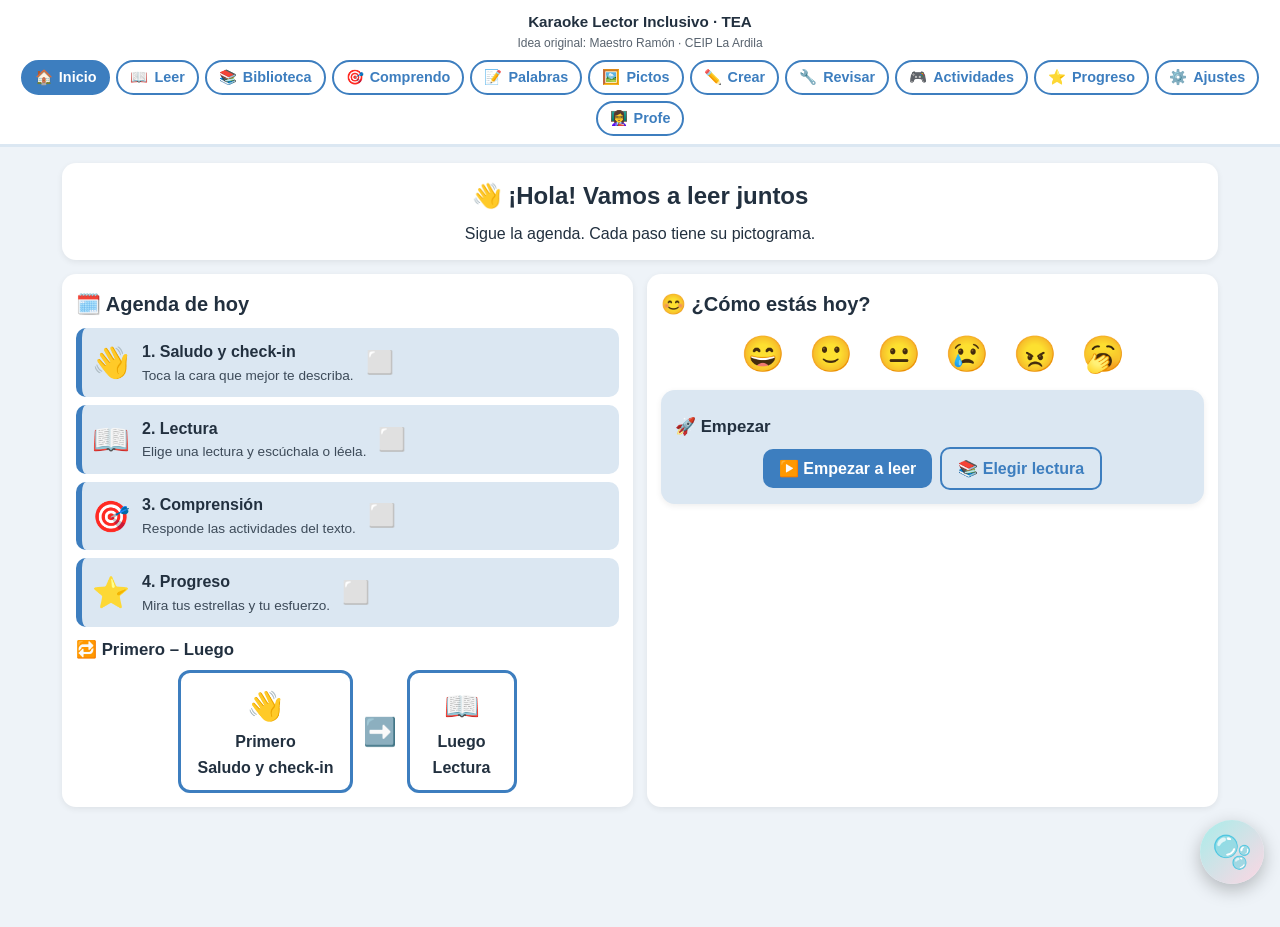
<file: public/assets/aistudio/KARAOKE5_c591a812.HTML>
<!DOCTYPE html>
<html lang="es">
<head>
<meta charset="UTF-8">
<meta name="viewport" content="width=device-width, initial-scale=1.0">
<title>Karaoke Lector v7</title>
<style>
:root{--bg:#eef3f8;--fg:#22303f;--card:#fff;--pri:#3d7ebf;--pri2:#2c5f92;--ok:#4f9d69;--warn:#e0a028;--bad:#c9524f;--soft:#dbe7f2;--line:#c9d8e6;--r:14px;--fs:30px;--sp:14px;--font:Verdana,sans-serif}
body.t-claro{--bg:#fff;--fg:#16202b;--card:#f6f9fc;--soft:#e8eff6}
body.t-oscuro{--bg:#161d26;--fg:#e7eef6;--card:#212b37;--pri:#6fb2ea;--soft:#2c3947;--line:#3b4b5c}
body.t-contraste{--bg:#000;--fg:#fff;--card:#000;--pri:#ffe600;--ok:#00ff88;--bad:#ff6b6b;--warn:#ffd000;--soft:#1a1a1a;--line:#ffe600}
body.f-dys{--font:"Comic Sans MS",Verdana,sans-serif;letter-spacing:.04em;word-spacing:.12em}
body.no-anim *{animation:none!important;transition:none!important}
*{box-sizing:border-box;margin:0;padding:0}
body{font-family:var(--font);background:var(--bg);color:var(--fg);line-height:1.6;padding-bottom:90px}
body.t-contraste .card,body.t-contraste .btn{border:2px solid var(--line)}
:focus-visible{outline:4px solid var(--warn);outline-offset:3px}
button,select,input,textarea{font-family:inherit;font-size:1rem;color:inherit}
button{cursor:pointer}
.sr{position:absolute;width:1px;height:1px;overflow:hidden;clip:rect(0,0,0,0)}
header{position:sticky;top:0;z-index:80;background:var(--card);border-bottom:3px solid var(--soft);padding:8px}
.brand{text-align:center;font-weight:bold;font-size:.95rem;padding:2px 0 6px}
.brand small{display:block;font-weight:normal;opacity:.75;font-size:.75rem}
nav{display:flex;flex-wrap:wrap;gap:6px;justify-content:center}
.nb{background:transparent;border:2px solid var(--pri);color:var(--pri);border-radius:22px;padding:7px 12px;font-weight:bold;font-size:.9rem;display:inline-flex;gap:6px;align-items:center}
.nb:hover,.nb[aria-current="true"]{background:var(--pri);color:#fff}
body.t-contraste .nb:hover,body.t-contraste .nb[aria-current="true"]{color:#000}
body.simple .nb{display:none}
body.simple .nb.s-simple{display:inline-flex;font-size:1.05rem;padding:10px 16px}
main{max-width:1180px;margin:16px auto;padding:0 12px}
.view{display:none}.view.on{display:block}
.card{background:var(--card);border-radius:var(--r);padding:var(--sp);margin-bottom:var(--sp);box-shadow:0 2px 6px rgba(0,0,0,.07)}
h1{font-size:1.5rem;margin-bottom:6px}h2{font-size:1.25rem;margin-bottom:8px}h3{font-size:1.05rem;margin:10px 0 6px}
.g2{display:grid;grid-template-columns:repeat(auto-fit,minmax(300px,1fr));gap:var(--sp)}
.g3{display:grid;grid-template-columns:repeat(auto-fit,minmax(240px,1fr));gap:12px}
.g4{display:grid;grid-template-columns:repeat(auto-fit,minmax(180px,1fr));gap:10px}
.row{display:flex;gap:8px;flex-wrap:wrap;align-items:center}
.between{justify-content:space-between}.center{justify-content:center}.tc{text-align:center}
.mt{margin-top:10px}.mb{margin-bottom:10px}.hide{display:none!important}
.small{font-size:.85rem;opacity:.85}
.btn{background:var(--pri);color:#fff;border:0;border-radius:10px;padding:10px 16px;font-weight:bold;display:inline-flex;gap:6px;align-items:center}
.btn:hover{background:var(--pri2)}
body.t-contraste .btn{color:#000}
.btn.ok{background:var(--ok)}.btn.warn{background:var(--warn);color:#22303f}.btn.bad{background:var(--bad)}
.btn.ghost{background:transparent;color:var(--pri);border:2px solid var(--pri)}
.btn.ai{background:linear-gradient(135deg,#7b52d3,#3d7ebf);color:#fff}
.btn.sm{padding:6px 10px;font-size:.85rem}
label{font-weight:bold;font-size:.92rem}
input,select,textarea{width:100%;padding:9px;border:2px solid var(--line);border-radius:9px;background:var(--card)}
textarea{resize:vertical;min-height:90px;line-height:1.5}
.f{margin-bottom:10px}.f label{display:block;margin-bottom:4px}
.chk{display:inline-flex;gap:7px;align-items:center;font-weight:normal;background:var(--soft);padding:7px 11px;border-radius:9px}
.chk input{width:20px;height:20px}
.ag{display:flex;gap:12px;align-items:center;background:var(--soft);border-left:6px solid var(--pri);border-radius:10px;padding:10px;margin-bottom:8px}
.ag.done{opacity:.55;border-left-color:var(--ok)}.ag .ic{font-size:1.9rem}
.pl{display:flex;gap:10px;align-items:center;justify-content:center;flex-wrap:wrap;font-weight:bold}
.pl .box{border:3px solid var(--pri);border-radius:12px;padding:10px 16px;background:var(--card);text-align:center;min-width:110px}
.pl .ar{font-size:1.7rem;color:var(--warn)}
.emo{display:flex;gap:8px;justify-content:center;flex-wrap:wrap}
.emo button{font-size:2.2rem;background:none;border:4px solid transparent;border-radius:50%;padding:4px;line-height:1}
.emo button:hover{transform:scale(1.12)}.emo button[aria-pressed="true"]{border-color:var(--pri);background:var(--soft)}
.fab{position:fixed;right:16px;bottom:16px;z-index:85}
.fab button{width:64px;height:64px;border-radius:50%;border:0;font-size:2rem;background:linear-gradient(135deg,#a8edea,#fed6e3);box-shadow:0 6px 18px rgba(0,0,0,.25);animation:pulse 3.4s infinite}
@keyframes pulse{0%,100%{transform:scale(1)}50%{transform:scale(1.07)}}
.modal{position:fixed;inset:0;background:rgba(8,14,22,.88);z-index:200;display:none;align-items:center;justify-content:center;padding:14px}
.modal.on{display:flex}
.modal .box{background:var(--card);color:var(--fg);border-radius:16px;padding:18px;max-width:940px;width:100%;max-height:92vh;overflow:auto;position:relative}
.modal .x{position:absolute;top:8px;right:10px;background:none;border:0;font-size:1.6rem}
#calm .box{background:transparent;color:#fff;text-align:center;box-shadow:none}
.breath{width:170px;height:170px;margin:14px auto;border-radius:50%;border:6px solid #fff;background:rgba(255,255,255,.18);display:flex;align-items:center;justify-content:center;font-size:1.2rem;font-weight:bold;animation:br 12s infinite ease-in-out}
@keyframes br{0%,100%{transform:scale(.8)}33%{transform:scale(1.25)}66%{transform:scale(1.25)}}
.rwrap{position:relative;background:var(--card);border:2px solid var(--line);border-radius:var(--r);padding:18px;min-height:230px;overflow:hidden}
.rtext{font-size:var(--fs);line-height:2.1;position:relative;z-index:2;white-space:pre-wrap;word-break:break-word}
.rtext .w{border-radius:6px;padding:0 2px}.rtext .sy{border-radius:5px;padding:0 1px}
body.sycolor .rtext .sy:nth-child(odd){background:#ffe9a8;color:#8a4b00}
body.sycolor .rtext .sy:nth-child(even){background:#cfe6ff;color:#123a5e}
.rtext .hl{background:var(--warn)!important;color:#22303f!important;box-shadow:0 0 0 3px var(--warn);font-weight:bold}
.rtext .hlw{background:var(--ok)!important;color:#fff!important;box-shadow:0 0 0 3px var(--ok)}
.rtext .rein{transform:scale(1.14);display:inline-block}.rtext .sentline{background:rgba(224,160,40,.14);border-radius:8px}
.ruler{position:absolute;left:0;right:0;height:8px;background:var(--warn);opacity:.85;border-radius:6px;z-index:1;transition:top .18s ease;display:none}
body.ruler-on .ruler{display:block}
.ipic{display:inline-flex;flex-direction:column;align-items:center;vertical-align:middle;margin:0 4px;line-height:1}
.ipic img,.ipic svg{width:1.5em;height:1.5em;object-fit:contain}.ipic b{font-size:.42em;font-weight:normal}
.gap{border:0;border-bottom:4px solid var(--pri);background:var(--soft);font-size:.9em;width:6.5em;text-align:center;font-weight:bold}
.err{text-decoration:line-through wavy var(--bad);background:rgba(201,82,79,.16);border-radius:6px;padding:0 4px;cursor:pointer}
.err.fixed{text-decoration:none;background:rgba(79,157,105,.22);color:var(--ok);font-weight:bold}
.ladder{display:flex;flex-direction:column-reverse;gap:6px;font-size:calc(var(--fs) * .8)}
.ladder div{border-left:6px solid var(--pri);background:var(--soft);padding:6px 10px;border-radius:0 10px 10px 0;opacity:.55}
.ladder div.now{opacity:1;font-weight:bold;background:var(--warn);color:#22303f}
.turn{font-size:1.1rem;font-weight:bold;text-align:center;padding:8px;border-radius:10px;background:var(--soft);margin-top:10px}
.ctrls{display:flex;flex-wrap:wrap;gap:8px;justify-content:center;margin-top:12px;padding-top:12px;border-top:2px dashed var(--line)}
.ctrls-wrapper .ctrls:first-child{border-top:0;margin-top:0;padding-top:0;border-bottom:2px dashed var(--line);padding-bottom:12px;margin-bottom:12px}
.cg{display:flex;gap:8px;align-items:center;flex-wrap:wrap;background:var(--soft);padding:8px;border-radius:10px}
.stats{display:flex;gap:14px;flex-wrap:wrap;justify-content:center;margin-top:10px;font-weight:bold}
.desc{background:var(--soft);border-left:5px solid var(--pri);padding:8px 10px;border-radius:8px;font-size:.88rem;margin-top:8px}
.filters{display:flex;gap:8px;flex-wrap:wrap;align-items:center;margin-bottom:10px}
.filters input,.filters select{width:auto;min-width:150px}
.tc-card{background:var(--card);border:2px solid var(--line);border-radius:12px;padding:12px;display:flex;flex-direction:column;gap:6px}
.tc-card:hover{border-color:var(--pri);transform:translateY(-3px)}
.tc-card.fav{border-color:var(--warn);background:linear-gradient(0deg,rgba(224,160,40,.08),transparent)}
.badge{display:inline-block;background:var(--soft);border-radius:20px;padding:2px 9px;font-size:.75rem;font-weight:bold}
.clip{display:-webkit-box;-webkit-line-clamp:3;-webkit-box-orient:vertical;overflow:hidden;font-size:.9rem;opacity:.9}
.star{background:none;border:0;font-size:1.4rem;line-height:1}
.empty{grid-column:1/-1;text-align:center;padding:26px;border:3px dashed var(--warn);border-radius:12px;background:rgba(224,160,40,.08)}
.pgrid{display:grid;grid-template-columns:repeat(auto-fill,minmax(92px,1fr));gap:8px;max-height:340px;overflow:auto;padding:6px;background:var(--card);border:2px solid var(--line);border-radius:10px}
.pgrid.mini{grid-template-columns:repeat(auto-fill,minmax(76px,1fr));max-height:210px}
.pi{display:flex;flex-direction:column;align-items:center;gap:3px;border:2px solid var(--line);border-radius:10px;padding:5px;background:var(--card);font-size:.7rem;text-align:center;word-break:break-word}
.pi:hover{border-color:var(--pri);background:var(--soft)}.pi img,.pi svg{width:46px;height:46px;object-fit:contain}
.pgrid.mini .pi img,.pgrid.mini .pi svg{width:36px;height:36px}
.tabs{display:flex;gap:6px;flex-wrap:wrap;margin-bottom:10px}
.tab{background:var(--soft);border:2px solid transparent;border-radius:20px;padding:7px 12px;font-weight:bold;font-size:.85rem}
.tab[aria-selected="true"]{background:var(--pri);color:#fff}
.act{background:var(--soft);border-left:6px solid var(--ok);border-radius:10px;padding:12px;margin-bottom:12px}
.opt{display:flex;gap:8px;align-items:center;background:var(--card);border:2px solid var(--line);border-radius:9px;padding:8px 10px;cursor:pointer}
.opt:hover{border-color:var(--pri)}.opt.good{border-color:var(--ok);background:rgba(79,157,105,.16)}.opt.wrong{border-color:var(--bad);background:rgba(201,82,79,.14)}
.chip{background:var(--card);border:2px solid var(--pri);border-radius:10px;padding:8px 12px;font-weight:bold}.chip.used{opacity:.35;pointer-events:none}
.slot{min-height:56px;border:3px dashed var(--pri);border-radius:10px;padding:8px;display:flex;gap:8px;flex-wrap:wrap;background:var(--card);font-size:1.15rem;font-weight:bold;align-items:center}
.big{font-size:2.4rem;font-weight:bold;text-align:center;padding:14px}
.fb{min-height:1.6em;font-weight:bold;text-align:center;margin-top:8px}.fb.ok{color:var(--ok)}.fb.bad{color:var(--bad)}
.stat{background:var(--soft);border-radius:12px;padding:12px;text-align:center}.stat b{display:block;font-size:1.9rem;color:var(--pri)}
table{width:100%;border-collapse:collapse;font-size:.88rem}
th,td{padding:7px;border-bottom:1px solid var(--line);text-align:left}th{background:var(--soft)}
.scroll{max-height:300px;overflow:auto}
.chart{height:210px;background:var(--soft);border-radius:12px;padding:6px}
.pbox{background:#101820;color:#e7eef6;border:3px solid #7b52d3;border-radius:10px;padding:14px;font-family:monospace;font-size:.82rem;white-space:pre-wrap;max-height:56vh;overflow:auto}
.phead{background:linear-gradient(135deg,#7b52d3,#3d7ebf);color:#fff;padding:12px;border-radius:10px;margin-bottom:10px}
.toast{position:fixed;left:50%;transform:translateX(-50%);bottom:96px;background:var(--ok);color:#fff;padding:12px 20px;border-radius:30px;font-weight:bold;z-index:300;display:none}
.toast.on{display:block}
.act-card{background:var(--card);border:2px solid var(--line);border-radius:14px;padding:14px;text-align:center;cursor:pointer}
.act-card:hover{border-color:var(--pri);transform:translateY(-3px)}
.act-card .ico{font-size:2.6rem;margin-bottom:6px}.act-card h3{margin:4px 0;font-size:1rem}.act-card p{font-size:.82rem;opacity:.85}
.mem-grid{display:grid;grid-template-columns:repeat(auto-fit,minmax(120px,1fr));gap:10px;margin:14px 0}
.mem-card{background:var(--card);border:3px solid var(--line);border-radius:12px;padding:14px;text-align:center;min-height:110px;display:flex;flex-direction:column;align-items:center;justify-content:center;gap:6px;font-size:1.2rem;font-weight:bold}
.mem-card.flip{background:var(--pri);color:#fff;border-color:var(--pri)}.mem-card .pic{font-size:2.4rem}
@media(max-width:820px){.nb span{display:none}.nb{padding:9px 11px;font-size:1.05rem}:root{--fs:26px}}
@media(max-width:420px){.g2,.g3,.g4{grid-template-columns:1fr}.brand small{display:none}:root{--fs:23px}}
</style>
</head>
<body class="t-calmado sycolor ruler-on">
<header>
  <div class="brand">Karaoke Lector Inclusivo · TEA <small>Idea original: Maestro Ramón · CEIP La Ardila</small></div>
  <nav>
    <button class="nb s-simple" onclick="App.nav('inicio')">🏠<span>Inicio</span></button>
    <button class="nb s-simple" onclick="App.nav('leer')">📖<span>Leer</span></button>
    <button class="nb s-simple" onclick="App.nav('biblioteca')">📚<span>Biblioteca</span></button>
    <button class="nb s-simple" onclick="App.nav('comprendo')">🎯<span>Comprendo</span></button>
    <button class="nb" onclick="App.nav('palabras')">📝<span>Palabras</span></button>
    <button class="nb" onclick="App.nav('pictos')">🖼️<span>Pictos</span></button>
    <button class="nb" onclick="App.nav('crear')">✏️<span>Crear</span></button>
    <button class="nb" onclick="App.nav('revisar')">🔧<span>Revisar</span></button>
    <button class="nb" onclick="App.nav('actividades')">🎮<span>Actividades</span></button>
    <button class="nb s-simple" onclick="App.nav('progreso')">⭐<span>Progreso</span></button>
    <button class="nb" onclick="App.nav('ajustes')">⚙️<span>Ajustes</span></button>
    <button class="nb" onclick="App.nav('profe')">👩‍🏫<span>Profe</span></button>
  </nav>
</header>
<main>
<section id="v-inicio" class="view on">
  <div class="card tc"><h1>👋 ¡Hola! Vamos a leer juntos</h1><p>Sigue la agenda. Cada paso tiene su pictograma.</p></div>
  <div class="g2">
    <div class="card"><h2>🗓️ Agenda de hoy</h2><div id="agenda"></div><h3>🔁 Primero – Luego</h3><div class="pl" id="primero-luego"></div></div>
    <div class="card">
      <h2>😊 ¿Cómo estás hoy?</h2>
      <div class="emo" id="emo">
        <button onclick="App.emotion('muy bien',this)" aria-pressed="false">😄</button>
        <button onclick="App.emotion('bien',this)" aria-pressed="false">🙂</button>
        <button onclick="App.emotion('regular',this)" aria-pressed="false">😐</button>
        <button onclick="App.emotion('triste',this)" aria-pressed="false">😢</button>
        <button onclick="App.emotion('enfadado',this)" aria-pressed="false">😠</button>
        <button onclick="App.emotion('cansado',this)" aria-pressed="false">🥱</button>
      </div>
      <div id="emo-msg" class="tc mt"></div>
      <div class="card mt" style="background:var(--soft)">
        <h3>🚀 Empezar</h3>
        <div class="row center"><button class="btn" onclick="App.start()">▶️ Empezar a leer</button><button class="btn ghost" onclick="App.nav('biblioteca')">📚 Elegir lectura</button></div>
      </div>
    </div>
  </div>
</section>
<section id="v-leer" class="view">
  <div class="card">
    <div class="row between"><h2 id="r-title">📖 Lectura de hoy</h2><div class="row"><span class="badge" id="r-info">Sin lectura</span><button class="btn ghost sm" onclick="App.nav('biblioteca')">📚 Elegir</button></div></div>
    <div class="ctrls-wrapper" id="ctrls-top"></div>
    <div class="rwrap" id="rwrap"><div class="ruler" id="ruler"></div><div class="rtext" id="rtext">Selecciona una lectura en la biblioteca.</div></div>
    <div id="r-extra"></div>
    <div id="r-turn" class="turn hide"></div>
    <div class="ctrls-wrapper" id="ctrls-bottom"></div>
    <div class="stats">
      <span>⏱️ <b id="s-time">0s</b></span><span>📝 <b id="s-words">0</b></span><span>🚀 <b id="s-ppm">0</b></span>
      <button class="btn ghost sm" onclick="Reader.fluency()">📏 Medir</button>
      <button class="btn ok sm" onclick="Reader.finish()">✅ Terminado</button>
    </div>
  </div>
</section>
<section id="v-biblioteca" class="view">
  <div class="card">
    <div class="row between"><h2>📚 Biblioteca</h2><span id="lib-count"></span></div>
    <div class="filters">
      <input type="search" id="f-q" placeholder="🔍 Buscar..." oninput="Library.render()">
      <select id="f-lv" onchange="Library.render()"><option value="all">Todos</option><option value="0">Nivel 0</option><option value="1">Nivel 1</option><option value="2">Nivel 2</option><option value="3">Nivel 3</option><option value="4">Nivel 4</option></select>
      <select id="f-cat" onchange="Library.render()"></select>
      <button class="btn ghost sm" id="f-fav" onclick="Library.onlyFav()">⭐ Favoritos</button>
      <button class="btn ghost sm" onclick="Library.clearFilters()">🧹 Quitar</button>
      <button class="btn ok sm" onclick="App.nav('crear');Editor.blank()">➕ Nueva</button>
      <button class="btn warn sm" onclick="Library.repair()">🔄 Restaurar 60</button>
    </div>
    <div class="g3" id="lib-grid"></div>
  </div>
</section>
<section id="v-comprendo" class="view">
  <div class="card">
    <h2>🎯 Comprendo lo que leo</h2>
    <p class="small" id="cmp-info">Selecciona una lectura.</p>
    <div class="tabs" id="cmp-tabs"></div>
    <div id="cmp-body"></div>
    <div class="row mt"><button class="btn ok" onclick="Compre.check()">✅ Comprobar</button><button class="btn ghost" onclick="Compre.build()">🔄 Reiniciar</button><button class="btn warn" onclick="Compre.hint()">💡 Pista</button></div>
    <div class="fb" id="cmp-fb"></div>
  </div>
</section>
<section id="v-palabras" class="view">
  <div class="g2">
    <div class="card"><h2>📝 Palabras del texto</h2><div id="w-list" class="g4"></div></div>
    <div class="card">
      <h2>📖 Mi diccionario</h2>
      <div class="row mb"><input type="text" id="d-w" placeholder="Palabra" style="flex:1"><input type="text" id="d-m" placeholder="Significado" style="flex:2"><button class="btn" onclick="Dict.add()">➕</button></div>
      <div id="d-list"></div>
    </div>
  </div>
</section>
<section id="v-pictos" class="view">
  <div class="card">
    <h2>🖼️ Pictogramas</h2>
    <div class="row mb" style="gap:6px;flex-wrap:wrap">
      <input type="search" id="p-q" placeholder="🔍 Buscar..." oninput="Pictos.render()" style="flex:1;min-width:150px">
      <button class="btn" onclick="Pictos.search()">🌐 ARASAAC</button>
      <button class="btn ghost" onclick="window.open('https://www.pictotraductor.com/','_blank')">🔗 PictoTraductor</button>
      <button class="btn ghost" onclick="window.open('https://www.pictofacile.com/es','_blank')">🔗 PictoFacile</button>
      <button class="btn ghost" onclick="window.open('https://www.pictosonidos.com/','_blank')">🔗 PictoSonidos</button>
      <label class="btn warn" style="cursor:pointer">📤 Subir<input type="file" accept="image/*" class="sr" onchange="Pictos.upload(this)"></label>
    </div>
    <div id="p-msg" class="mt small"></div>
    <div class="pgrid mt" id="p-grid"></div>
    <h3>🔗 Secuencia visual</h3>
    <div class="seq" id="p-seq" style="display:flex;gap:8px;flex-wrap:wrap;min-height:80px;border:3px dashed var(--line);border-radius:10px;padding:8px"></div>
    <div class="row mt"><button class="btn ghost sm" onclick="Pictos.seqSpeak()">🔊 Leer</button><button class="btn ghost sm" onclick="Pictos.seqClear()">🧹 Vaciar</button></div>
  </div>
</section>
<section id="v-crear" class="view">
  <div class="card">
    <h2>✏️ Crear o editar lectura</h2>
    <div class="card" style="background:linear-gradient(135deg,rgba(123,82,211,.14),rgba(61,126,191,.14));border:3px solid #7b52d3">
      <div class="row between"><div style="flex:1"><h3 style="color:#7b52d3">✨ Prompt Maestro para IA</h3><p class="small">Cópialo y pégalo en ChatGPT/Claude/Gemini.</p></div><button class="btn ai" onclick="Prompt.open()">✨ Ver prompt</button></div>
    </div>
    <div id="ed-lock" class="empty hide"><h3>🔒 Zona del docente</h3><div class="row center mt"><input type="password" id="ed-pass" placeholder="Contraseña" style="max-width:220px"><button class="btn" onclick="Teacher.login($('#ed-pass').value,true)">Entrar</button></div><p class="small mt">Por defecto: <b>profe2024</b></p></div>
    <form id="ed-form" onsubmit="Editor.save(event)">
      <input type="hidden" id="e-id">
      <div class="g2"><div class="f"><label>Título</label><input type="text" id="e-title" required></div><div class="f"><label>Etiquetas</label><input type="text" id="e-tags" placeholder="alumno, proyecto"></div></div>
      <div class="g4">
        <div class="f"><label>Nivel</label><select id="e-lv"><option value="0">0</option><option value="1">1</option><option value="2">2</option><option value="3">3</option><option value="4">4</option></select></div>
        <div class="f"><label>Categoría</label><select id="e-cat"></select></div>
        <div class="f"><label>Modo</label><select id="e-mode"></select></div>
        <div class="f"><label>Colección</label><input type="text" id="e-col" placeholder="general"></div>
      </div>
      <div class="f"><label>Texto</label><textarea id="e-text" rows="7" required oninput="Editor.preview()" placeholder="[picto:perro] · [hueco:sol] · {error:casa|kasa}"></textarea>
        <div class="row mt"><label class="btn ghost sm">📂 .txt<input type="file" accept=".txt" class="sr" onchange="Editor.importTxt(this)"></label><button type="button" class="btn ghost sm" onclick="Editor.autoPictos()">🖼️ Auto-pictos</button></div>
      </div>
      <div style="border:3px dashed var(--pri);border-radius:12px;padding:12px;background:rgba(61,126,191,.06)">
        <h3>🖼️ Pictogramas</h3>
        <div class="row mb" style="gap:6px;flex-wrap:wrap">
          <input type="search" id="ep-q" placeholder="🔍 palabra" style="flex:1;min-width:150px" oninput="Editor.pictos()">
          <button type="button" class="btn" onclick="Editor.arasaac()">🌐 ARASAAC</button>
          <button type="button" class="btn ghost" onclick="window.open('https://www.pictotraductor.com/','_blank')">🔗 PictoTraductor</button>
          <button type="button" class="btn ghost" onclick="window.open('https://www.pictofacile.com/es','_blank')">🔗 PictoFacile</button>
          <label class="btn warn" style="cursor:pointer">📤 Subir<input type="file" accept="image/*" class="sr" onchange="Pictos.upload(this,true)"></label>
        </div>
        <div id="ep-msg" class="small mb"></div>
        <div class="pgrid mini" id="ep-grid"></div>
      </div>
      <h3>❓ Preguntas</h3><div id="e-qs"></div><button type="button" class="btn ghost sm" onclick="Editor.addQ()">➕ Añadir</button>
      <h3>📚 Vocabulario</h3><div class="row mb"><input type="text" id="e-v" placeholder="palabra" style="max-width:220px"><button type="button" class="btn ghost sm" onclick="Editor.addV()">➕</button></div><div class="row" id="e-vs"></div>
      <h3>🧘 Pausas guiadas</h3><div class="f"><label>Números de frase (ej: 2,4,6)</label><input type="text" id="e-pauses" placeholder="2,4,6"></div>
      <h3>👁️ Vista previa</h3><div class="rwrap"><div class="rtext" id="e-prev" style="font-size:24px"></div></div>
      <div class="row mt"><button type="submit" class="btn ok">💾 Guardar</button><button type="button" class="btn ghost" onclick="Editor.dup()">📑 Duplicar</button><button type="button" class="btn bad" onclick="Editor.del()">🗑️ Eliminar</button><button type="button" class="btn ghost" onclick="Editor.cancel()">❌ Cancelar</button></div>
    </form>
  </div>
</section>
<section id="v-revisar" class="view">
  <div class="card">
    <h2>🔧 Revisar y corregir</h2>
    <div class="rwrap"><div class="rtext" id="rv-text" style="font-size:24px"></div></div>
    <div class="g2 mt">
      <div class="card" style="background:var(--soft)"><h3>Corregir palabra</h3><p class="small">Seleccionada: <b id="rv-sel">—</b></p><div class="f"><label>Sustituir por</label><input type="text" id="rv-new"></div><div class="row"><button class="btn" onclick="Review.one()">Solo esta</button><button class="btn ghost" onclick="Review.all()">Todas</button></div></div>
      <div class="card" style="background:var(--soft)"><h3>Corregir fragmento</h3><div class="f"><label>Original</label><input type="text" id="rv-a"></div><div class="f"><label>Nuevo</label><input type="text" id="rv-b"></div><button class="btn" onclick="Review.frag()">Aplicar</button></div>
    </div>
    <div class="card" style="background:var(--soft)"><h3>Corrección global</h3><textarea id="rv-full" rows="6"></textarea><div class="row mt"><button class="btn ok" onclick="Review.global()">Aplicar</button><button class="btn ghost" onclick="Review.undo()">↩️ Deshacer</button></div></div>
  </div>
</section>
<section id="v-actividades" class="view">
  <div class="card">
    <h2>🎮 Actividades de lectoescritura</h2>
    <p class="small">12 actividades no competitivas.</p>
    <div class="g4 mt">
      <div class="act-card" onclick="App.nav('gym')"><div class="ico">🏋️</div><h3>Gimnasio</h3><p>Fluidez</p></div>
      <div class="act-card" onclick="App.nav('lab')"><div class="ico">🔬</div><h3>Laboratorio</h3><p>Sílabas</p></div>
      <div class="act-card" onclick="App.nav('build')"><div class="ico">🧩</div><h3>Formar palabras</h3><p>Decodificación</p></div>
      <div class="act-card" onclick="App.nav('order')"><div class="ico">📝</div><h3>Ordenar frases</h3><p>Sintaxis</p></div>
      <div class="act-card" onclick="App.nav('detective')"><div class="ico">🕵️</div><h3>Detectives</h3><p>Ortografía</p></div>
      <div class="act-card" onclick="App.nav('ladder')"><div class="ico">🪜</div><h3>Escalera</h3><p>Memoria</p></div>
      <div class="act-card" onclick="App.nav('retos')"><div class="ico">🎯</div><h3>Retos</h3><p>Comprensión</p></div>
      <div class="act-card" onclick="App.nav('memory')"><div class="ico">🔤</div><h3>Memoria</h3><p>TEA</p></div>
      <div class="act-card" onclick="App.nav('dictado')"><div class="ico">🎨</div><h3>Dictado</h3><p>Fonema-imagen</p></div>
      <div class="act-card" onclick="App.nav('cadena')"><div class="ico">🔗</div><h3>Cadena</h3><p>Fonología</p></div>
      <div class="act-card" onclick="App.nav('intrusa')"><div class="ico">🎯</div><h3>Intrusa</h3><p>Categorías</p></div>
      <div class="act-card" onclick="App.nav('rimas')"><div class="ico">🎵</div><h3>Rimas</h3><p>Fonología</p></div>
    </div>
  </div>
</section>
<section id="v-gym" class="view"><div class="card"><h2>🏋️ Gimnasio</h2><div class="row mb"><select id="gym-lv" style="width:auto" onchange="Gym.start()"><option value="1">Fácil</option><option value="2">Medio</option><option value="3">Difícil</option></select><label class="chk"><input type="checkbox" id="gym-timer" checked> Cronómetro</label></div><div class="rwrap"><div class="big" id="gym-w">Pulsa ▶️</div></div><div class="row center mt"><button class="btn" onclick="Gym.start()">▶️</button><button class="btn ok" onclick="Gym.next()">➡️</button><button class="btn ghost" onclick="Gym.stop()">⏹️</button></div><div class="fb" id="gym-fb"></div></div></section>
<section id="v-lab" class="view"><div class="card"><h2>🔬 Laboratorio</h2><div class="row center mb" id="lab-c"></div><div class="row center mb" id="lab-v"></div><div class="big" id="lab-res">?</div><div class="tc" id="lab-pic"></div><div class="row center mt"><button class="btn" onclick="Lab.speak()">🔊</button><button class="btn ghost" onclick="Lab.speakWord()">📝</button></div></div></section>
<section id="v-build" class="view"><div class="card"><h2>🧩 Formar palabras</h2><div class="tc" id="b-pic" style="font-size:4rem"></div><div class="slot" id="b-slot"></div><div class="row center mt" id="b-opts"></div><div class="row center mt"><button class="btn ok" onclick="Build.check()">✅</button><button class="btn ghost" onclick="Build.clear()">🔄</button><button class="btn" onclick="Build.next()">➡️</button></div><div class="fb" id="b-fb"></div></div></section>
<section id="v-order" class="view"><div class="card"><h2>📝 Ordenar frases</h2><div class="slot" id="o-slot"></div><div class="row center mt" id="o-opts"></div><div class="row center mt"><button class="btn ok" onclick="Order.check()">✅</button><button class="btn ghost" onclick="Order.clear()">🔄</button><button class="btn" onclick="Order.next()">➡️</button></div><div class="fb" id="o-fb"></div></div></section>
<section id="v-detective" class="view"><div class="card"><h2>🕵️ Detectives</h2><div class="rwrap"><div class="rtext" id="dt-text" style="font-size:26px"></div></div><div class="row center mt"><button class="btn ok" onclick="Detective.check()">✅</button><button class="btn" onclick="Detective.next()">➡️</button></div><div class="fb" id="dt-fb"></div></div></section>
<section id="v-ladder" class="view"><div class="card"><h2>🪜 Escalera</h2><div class="rwrap"><div class="ladder" id="ld-box"></div></div><div class="row center mt"><button class="btn" onclick="Ladder.speak()">🔊</button><button class="btn ok" onclick="Ladder.next()">➡️</button><button class="btn ghost" onclick="Ladder.load()">🔄</button></div></div></section>
<section id="v-retos" class="view"><div class="card"><h2>🎯 Retos</h2><div id="rt-body"></div><div class="row center mt"><button class="btn" onclick="Retos.load()">🎲 Nuevo</button></div><div class="fb" id="rt-fb"></div></div></section>
<section id="v-memory" class="view"><div class="card"><h2>🔤 Memoria</h2><div class="row mb"><label class="chk"><input type="radio" name="mem-lv" value="3" checked> 3</label><label class="chk"><input type="radio" name="mem-lv" value="4"> 4</label><label class="chk"><input type="radio" name="mem-lv" value="5"> 5</label><label class="chk"><input type="radio" name="mem-t" value="4" checked> 4s</label><label class="chk"><input type="radio" name="mem-t" value="6"> 6s</label></div><div class="mem-grid" id="mem-grid"></div><div class="row center mt"><button class="btn" onclick="Memory.start()">▶️</button><button class="btn ghost" onclick="Memory.next()">➡️</button></div><div class="fb" id="mem-fb"></div><div id="mem-select" class="hide mt"><h3>¿Cuáles eran?</h3><div class="g4" id="mem-opts"></div><div class="row center mt"><button class="btn ok" onclick="Memory.check()">✅</button></div></div></div></section>
<section id="v-dictado" class="view"><div class="card"><h2>🎨 Dictado</h2><div class="tc" style="margin:14px 0"><button class="btn" onclick="Dictado.play()" style="font-size:1.2rem;padding:14px 28px">🔊 Escuchar</button></div><div class="g4" id="dic-opts"></div><div class="row center mt"><button class="btn" onclick="Dictado.next()">➡️</button></div><div class="fb" id="dic-fb"></div></div></section>
<section id="v-cadena" class="view"><div class="card"><h2>🔗 Cadena</h2><div class="tc" style="margin:14px 0"><div style="font-size:2rem;font-weight:bold" id="cad-prev">—</div><p class="small mt">Última sílaba: <b id="cad-syl">—</b></p></div><div class="g3" id="cad-opts"></div><div class="row center mt"><button class="btn" onclick="Cadena.next()">➡️</button></div><div class="fb" id="cad-fb"></div></div></section>
<section id="v-intrusa" class="view"><div class="card"><h2>🎯 Intrusa</h2><div class="tc" style="margin:14px 0"><div class="badge" id="int-cat">Categoría</div></div><div class="g4" id="int-opts"></div><div class="row center mt"><button class="btn" onclick="Intrusa.next()">➡️</button></div><div class="fb" id="int-fb"></div></div></section>
<section id="v-rimas" class="view"><div class="card"><h2>🎵 Rimas</h2><div class="tc" style="margin:14px 0"><button class="btn" onclick="Rimas.play()" style="font-size:1.2rem;padding:14px 28px">🔊 Escuchar</button><div style="font-size:1.5rem;font-weight:bold;margin-top:10px" id="rim-word">—</div></div><div class="g4" id="rim-opts"></div><div class="row center mt"><button class="btn" onclick="Rimas.next()">➡️</button></div><div class="fb" id="rim-fb"></div></div></section>
<section id="v-progreso" class="view">
  <div class="card">
    <h2>⭐ Mi progreso</h2>
    <div class="g4 mb"><div class="stat"><b id="pg-r">0</b>Lecturas</div><div class="stat"><b id="pg-h">0</b>Aciertos</div><div class="stat"><b id="pg-d">0</b>Diccionario</div><div class="stat"><b id="pg-s">0</b>Estrellas</div><div class="stat"><b id="pg-p">—</b>PPM</div></div>
    <h3>📈 Evolución</h3><div class="chart" id="pg-chart"></div>
    <h3>🗒️ Historial</h3>
    <div class="scroll"><table><thead><tr><th>Fecha</th><th>Texto</th><th>Modo</th><th>Seg</th><th>PPM</th><th>Aciertos</th><th>Obs</th></tr></thead><tbody id="pg-tb"></tbody></table></div>
    <div class="row mt"><button class="btn ghost" onclick="Progress.csv()">📥 CSV</button><button class="btn ghost" onclick="Progress.json()">📥 JSON</button><button class="btn bad" onclick="Progress.reset()">🔄 Reiniciar</button></div>
    <div id="pg-teacher" class="hide">
      <h3>👩‍🏫 Registro docente</h3>
      <div class="row mb" id="pg-diffs"></div>
      <div class="f"><label>Observaciones</label><textarea id="pg-obs" rows="3"></textarea></div>
      <button class="btn ok" onclick="Progress.saveObs()">💾 Guardar</button>
    </div>
  </div>
</section>
<section id="v-ajustes" class="view">
  <div class="card">
    <h2>⚙️ Ajustes</h2>
    <h3>🎨 Aspecto</h3>
    <div class="g4">
      <div class="f"><label>Tema</label><select id="s-theme" onchange="Settings.apply()"><option value="t-calmado">Calmado</option><option value="t-claro">Claro</option><option value="t-oscuro">Oscuro</option><option value="t-contraste">Contraste</option></select></div>
      <div class="f"><label>Tamaño: <b id="s-fsv">30px</b></label><input type="range" id="s-fs" min="18" max="56" step="2" value="30" oninput="Settings.apply()"></div>
      <div class="f"><label class="chk"><input type="checkbox" id="s-anim" onchange="Settings.apply()"> Reducir animaciones</label></div>
      <div class="f"><label class="chk"><input type="checkbox" id="s-simple" onchange="Settings.apply()"> Modo simplificado</label></div>
      <div class="f"><label class="chk"><input type="checkbox" id="s-dys" onchange="Settings.apply()"> Dislexia</label></div>
      <div class="f"><label class="chk"><input type="checkbox" id="s-pic" checked onchange="Settings.apply()"> Pictos</label></div>
      <div class="f"><label class="chk"><input type="checkbox" id="s-ruler" checked onchange="Settings.apply()"> Regla</label></div>
      <div class="f"><label class="chk"><input type="checkbox" id="s-sy" checked onchange="Settings.apply()"> Colores</label></div>
    </div>
    <h3>🔊 Sonido</h3>
    <div class="g4">
      <div class="f"><label>Voz</label><select id="s-voice"></select></div>
      <div class="f"><label>Tono: <b id="s-pitchv">1.0</b></label><input type="range" id="s-pitch" min="0.5" max="2" step="0.1" value="1" oninput="Settings.apply()"></div>
      <div class="f"><label class="chk"><input type="checkbox" id="s-beep"> Pitido pausa</label></div>
      <div class="f"><label class="chk"><input type="checkbox" id="s-sound" checked onchange="Settings.apply()"> Sonidos</label></div>
    </div>
    <div class="row mb"><button class="btn ghost sm" onclick="Settings.voices()">🔄 Voces</button><button class="btn ghost sm" onclick="Sound.test()">🔊 Probar</button></div>
    <h3>⏱️ Pausas (ms)</h3>
    <div class="g4"><div class="f"><label>Sílabas</label><input type="number" id="s-ps" value="450" min="0" step="50"></div><div class="f"><label>Palabras</label><input type="number" id="s-pw" value="600" min="0" step="50"></div><div class="f"><label>Frases</label><input type="number" id="s-pf" value="1000" min="0" step="100"></div><div class="f"><label>Párrafos</label><input type="number" id="s-pp" value="1800" min="0" step="100"></div><div class="f"><label>Eco/Guiada</label><input type="number" id="s-pe" value="5000" min="0" step="500"></div></div>
    <div class="row"><button class="btn ok" onclick="Settings.save()">💾 Guardar</button><button class="btn ghost" onclick="Settings.restore()">🔄 Restaurar</button></div>
    <h3>🔐 Privacidad</h3>
    <div class="row mt"><button class="btn" onclick="App.exportAll()">📤 Exportar</button><label class="btn ghost">📥 Importar<input type="file" accept=".json" class="sr" onchange="App.importAll(this)"></label><button class="btn warn" onclick="Library.repair()">🔄 Restaurar 60</button><button class="btn bad" onclick="App.hardReset()">🗑️ Borrar todo</button></div>
    <div class="f mt" style="max-width:340px"><label>Contraseña docente</label><input type="text" id="s-pass" placeholder="profe2024"><button class="btn ghost sm mt" onclick="Teacher.setPass()">🔑 Cambiar</button></div>
  </div>
</section>
<section id="v-profe" class="view">
  <div class="card">
    <h2>👩‍🏫 Panel docente</h2>
    <div id="tp-lock">
      <p>Introduce la contraseña.</p>
      <div class="row mt"><input type="password" id="tp-pass" placeholder="Contraseña" style="max-width:240px" onkeydown="if(event.key==='Enter')Teacher.login(this.value)"><button class="btn" onclick="Teacher.login($('#tp-pass').value)">Entrar</button></div>
      <p class="small mt">Por defecto: <b>profe2024</b></p>
    </div>
    <div id="tp-body" class="hide">
      <div class="g3">
        <button class="btn" onclick="App.nav('crear');Editor.blank()">✏️ Crear</button>
        <button class="btn" onclick="App.nav('pictos')">🖼️ Pictos</button>
        <button class="btn" onclick="Teacher.export()">📥 Informe JSON</button>
        <button class="btn ghost" onclick="Progress.csv()">📥 CSV</button>
        <button class="btn ghost" onclick="App.nav('progreso')">⭐ Historial</button>
        <button class="btn bad" onclick="Teacher.logout()">🔒 Salir</button>
      </div>
      <h3>📋 Últimas sesiones</h3>
      <div class="scroll"><table><thead><tr><th>Fecha</th><th>Texto</th><th>Modo</th><th>PPM</th><th>Aciertos</th><th>Dificultades</th><th>Obs</th></tr></thead><tbody id="tp-tb"></tbody></table></div>
      <h3>🧾 Migración</h3><p class="small" id="tp-mig"></p>
    </div>
  </div>
</section>
</main>
<div class="fab"><button onclick="App.calm(true)" aria-label="Rincón de calma">🫧</button></div>
<div class="modal" id="calm"><div class="box"><h2>🫧 Rincón de calma</h2><div class="breath">Respira</div><p id="calm-txt">Hincha la tripa como un globo.</p><div class="row center mt"><button class="btn warn" onclick="App.calm(false)">Salir</button></div></div></div>
<div class="modal" id="prompt"><div class="box"><button class="x" onclick="Prompt.close()">✖</button><div class="phead"><h2>✨ Prompt Maestro</h2><p>Cópialo y pégalo en tu IA.</p></div><div class="row mb"><button class="btn ai" onclick="Prompt.copy()">📋 Copiar</button><button class="btn ghost" onclick="Prompt.close()">Cerrar</button></div><div class="pbox" id="prompt-box"></div></div></div>
<div class="modal" id="count"><div class="box tc" style="max-width:420px"><h2>🔔 Vamos a empezar</h2><div class="big" id="count-n">3</div></div></div>
<div class="toast" id="toast"></div>
<script>
"use strict";
const $=(s,r=document)=>r.querySelector(s);
const $$=(s,r=document)=>Array.from(r.querySelectorAll(s));
const esc=s=>String(s==null?'':s).replace(/[&<>"']/g,c=>({'&':'&amp;','<':'&lt;','>':'&gt;','"':'&quot;',"'":'&#39;'}[c]));
const clamp=(n,a,b)=>Math.max(a,Math.min(b,n));
const shuffle=a=>{a=a.slice();for(let i=a.length-1;i>0;i--){const j=Math.floor(Math.random()*(i+1));[a[i],a[j]]=[a[j],a[i]];}return a;};
const uid=()=>'u'+Date.now().toString(36)+Math.random().toString(36).slice(2,6);
const norm=s=>String(s||'').toLowerCase().normalize('NFD').replace(/[\u0300-\u036f]/g,'').trim();
const today=()=>new Date().toLocaleString('es-ES',{day:'2-digit',month:'2-digit',year:'numeric',hour:'2-digit',minute:'2-digit'});
function toast(msg,ms=2200){const t=$('#toast');t.textContent=msg;t.classList.add('on');clearTimeout(t._t);t._t=setTimeout(()=>t.classList.remove('on'),ms);}
function download(name,content,mime){const b=new Blob([content],{type:mime||'application/json;charset=utf-8'});const u=URL.createObjectURL(b);const a=document.createElement('a');a.href=u;a.download=name;document.body.appendChild(a);a.click();a.remove();setTimeout(()=>URL.revokeObjectURL(u),1500);}
const CATS=['Prelectura','Cuento','Rima','Adivinanza','Trabalenguas','Informativo','Instructivo','Diálogo','Canción','Fábula','Poema','Noticia','Científico','Biografía','Teatro','Divulgativo','Inferencial'];
const MODES=[['silabico','🔤 Silábico'],['palabra','📝 Palabra'],['frase','📖 Frase'],['parrafo','📄 Párrafo'],['eco','🎤 Eco'],['guiada','🧘 Guiada'],['autonomo','👀 Autónomo'],['piramidal','🔺 Piramidal'],['acumulativa','🔄 Acumulativa'],['dramatizada','🎭 Dramatizada'],['huecos','🕳️ Huecos'],['detectives','🕵️ Detectives'],['escalera','🪜 Escalera']];
const DIFFS=['invierte b/d','omite sílabas','sustituye palabras','pierde renglón','necesita apoyo','buena entonación'];
const SCHEMA=7;
const K={ver:'KLI_VERSION',texts:'kli7_texts',prog:'kli7_progress',dict:'kli7_dict',set:'kli7_settings',emo:'kli7_emotion',bak:'kli7_legacy_backup',pass:'kli7_pass'};
const Store={
  get(k,d){try{const v=localStorage.getItem(k);return v==null?d:JSON.parse(v);}catch(e){return d;}},
  set(k,v){try{localStorage.setItem(k,JSON.stringify(v));return true;}catch(e){toast('⚠️ Sin espacio.');return false;}},
  del(k){try{localStorage.removeItem(k);}catch(e){}}
};
const Migrate={
  report:'Sin migración.',
  run(){
    const old=parseFloat(localStorage.getItem(K.ver)||'0');
    if(old>=SCHEMA){this.report='Esquema v'+SCHEMA+' al día.';return;}
    const backup={};let found=false;
    ['kli_texts','kli_progress','kli_dict','kli_settings','kli_custom_pictos','kli_arasaac_cache','KLI_VERSION'].forEach(k=>{const raw=localStorage.getItem(k);if(raw!=null){backup[k]=raw;found=true;}});
    if(found)Store.set(K.bak,{date:today(),from:old,data:backup});
    let imported=0;
    const legacy=Store.get('kli_texts',[]);
    if(Array.isArray(legacy)&&legacy.length){
      const mine=Store.get(K.texts,[]);const ids=new Set(mine.map(t=>t.id));
      legacy.forEach(t=>{
        if(!t||typeof t.text!=='string'||!t.text.trim())return;
        const id=t.id&&!ids.has(t.id)?t.id:uid();
        mine.push({id,title:t.title||'Recuperada',level:Number(t.level)||1,category:CATS.includes(t.category)?t.category:'Cuento',text:t.text,questions:Array.isArray(t.questions)?t.questions:[],vocab:Array.isArray(t.vocab)?t.vocab:[],tags:Array.isArray(t.tags)?t.tags:['recuperada'],collection:t.collection||'general',favorite:!!t.favorite,mode:t.mode||'',pauses:t.pauses||'',own:true});
        ids.add(id);imported++;
      });
      Store.set(K.texts,mine);
    }
    const lp=Store.get('kli_progress',[]);if(Array.isArray(lp)&&lp.length&&!Store.get(K.prog,[]).length)Store.set(K.prog,lp);
    const ld=Store.get('kli_dict',[]);if(Array.isArray(ld)&&ld.length&&!Store.get(K.dict,[]).length)Store.set(K.dict,ld);
    const ls=Store.get('kli_settings',null);if(ls&&!Store.get(K.set,null))Store.set(K.set,ls);
    localStorage.setItem(K.ver,String(SCHEMA));
    this.report='Migrado a v'+SCHEMA+'. Lecturas recuperadas: '+imported+'.';
  }
};
const Sound={
  ctx:null,on:true,
  init(){try{this.ctx=new (window.AudioContext||window.webkitAudioContext)();}catch(e){this.ctx=null;}
    const unlock=()=>{this.ready();document.removeEventListener('click',unlock);document.removeEventListener('keydown',unlock);document.removeEventListener('touchstart',unlock);};
    document.addEventListener('click',unlock);
    document.addEventListener('keydown',unlock);
    document.addEventListener('touchstart',unlock);
  },
  ready(){if(!this.ctx)this.init();if(this.ctx&&this.ctx.state==='suspended')this.ctx.resume();},
  tone(f,d,type,vol){if(!this.on)return;this.ready();if(!this.ctx)return;const t=this.ctx.currentTime;const o=this.ctx.createOscillator(),g=this.ctx.createGain();o.type=type||'sine';o.frequency.value=f;g.gain.setValueAtTime(vol||.18,t);g.gain.exponentialRampToValueAtTime(.0001,t+d);o.connect(g);g.connect(this.ctx.destination);o.start(t);o.stop(t+d);},
  ok(){this.tone(523,.14);setTimeout(()=>this.tone(659,.22),140);},
  bad(){this.tone(300,.18,'triangle',.14);setTimeout(()=>this.tone(210,.26,'triangle',.14),150);},
  click(){this.tone(760,.05,'sine',.09);},
  win(){this.tone(523,.13);setTimeout(()=>this.tone(659,.13),130);setTimeout(()=>this.tone(784,.3),260);},
  beep(){this.tone(880,.09,'square',.07);},
  test(){this.on=true;this.ok();setTimeout(()=>this.bad(),600);setTimeout(()=>this.win(),1200);}
};
const Syl={
  V:'aeiouáéíóúü',S:'aeoáéó',groups:['bl','br','cl','cr','dr','fl','fr','gl','gr','pl','pr','tr','tl','ch','ll','rr'],
  nuclei(w){const r=[];let i=0;while(i<w.length){if(this.V.includes(w[i])){let j=i;while(j+1<w.length&&this.V.includes(w[j+1])){const a=w[j],b=w[j+1];if(this.S.includes(a)&&this.S.includes(b))break;if('áéó'.includes(a)||'áéó'.includes(b))break;if(a===b&&(a==='i'||a==='u'))break;j++;}r.push([i,j+1]);i=j+1;}else i++;}return r;},
  split(word){
    const clean=word.replace(/[^\wáéíóúüñÁÉÍÓÚÜÑ]/g,'');
    if(clean.length<4)return [word];
    const w=clean.toLowerCase(),n=this.nuclei(w);
    if(n.length<2)return [word];
    const cuts=[];
    for(let k=0;k<n.length-1;k++){
      const end=n[k][1],start=n[k+1][0],mid=w.slice(end,start);
      let pos=mid.length===0?end:(mid.length===1?end:(mid.length===2?(this.groups.includes(mid)?end:end+1):(this.groups.includes(mid.slice(1))?end+1:end+2)));
      cuts.push(clamp(pos,end,start));
    }
    const out=[];let prev=0;
    cuts.forEach(c=>{if(c>prev){out.push(clean.slice(prev,c));prev=c;}});
    if(prev<clean.length)out.push(clean.slice(prev));
    return out.length?out:[word];
  }
};
const EMO=`casa=🏠 colegio=🏫 aula=🧑‍🏫 maestro=🧑‍🏫 maestra=👩‍🏫 niño=👦 niña=👧 amigo=🧑‍🤝‍🧑 familia=👨‍👩‍👧 mamá=👩 papá=👨 abuelo=👴 abuela=👵 hermano=👦 hermana=👧 bebé=👶 leer=📖 escribir=✍️ comer=🍽️ beber=🥤 dormir=😴 jugar=⚽ correr=🏃 saltar=🤸 andar=🚶 nadar=🏊 cantar=🎤 bailar=💃 dibujar=🎨 pintar=🖌️ cortar=✂️ pegar=🧴 abrir=🔓 cerrar=🔒 mirar=👀 escuchar=👂 hablar=🗣️ pensar=🤔 sentir=❤️ querer=💗 ayudar=🤝 compartir=🫱 limpiar=🧹 ordenar=🗂️ esperar=⏳ empezar=▶️ terminar=🏁 entrar=🚪 salir=🚶 subir=⬆️ bajar=⬇️ reír=😄 llorar=😢 sonreír=🙂 abrazar=🤗 besar=😘 lavar=🧼 cocinar=🍳 comprar=🛒 dar=🎁 recibir=📥 llevar=🎒 traer=📦 romper=💔 arreglar=🔧 construir=🧱 plantar=🌱 regar=💧 trabajar=🛠️ estudiar=📚 contar=🔢 preguntar=❓ responder=🙋 perro=🐶 gato=🐱 pájaro=🐦 pez=🐟 ratón=🐭 conejo=🐰 caballo=🐴 vaca=🐮 cerdo=🐷 oveja=🐑 león=🦁 tigre=🐯 elefante=🐘 mono=🐵 oso=🐻 jirafa=🦒 cebra=🦓 tortuga=🐢 serpiente=🐍 rana=🐸 mariposa=🦋 abeja=🐝 hormiga=🐜 araña=🕷️ caracol=🐌 pollo=🐔 pato=🦆 pingüino=🐧 delfín=🐬 ballena=🐳 tiburón=🦈 pulpo=🐙 cangrejo=🦀 liebre=🐇 cigarra=🦗 gallina=🐓 sol=☀️ luna=🌙 estrella=⭐ nube=☁️ lluvia=🌧️ nieve=❄️ viento=💨 arcoíris=🌈 árbol=🌳 flor=🌸 hoja=🍃 semilla=🌱 fruta=🍎 manzana=🍎 pera=🍐 plátano=🍌 naranja=🍊 limón=🍋 uva=🍇 fresa=🍓 sandía=🍉 tomate=🍅 zanahoria=🥕 patata=🥔 pan=🍞 leche=🥛 agua=💧 queso=🧀 huevo=🥚 arroz=🍚 pasta=🍝 sopa=🍲 carne=🍖 pescado=🐟 galleta=🍪 tarta=🎂 helado=🍦 chocolate=🍫 zumo=🧃 mesa=🪑 silla=🪑 cama=🛏️ puerta=🚪 ventana=🪟 libro=📚 cuaderno=📓 lápiz=✏️ boli=🖊️ goma=🧽 regla=📏 tijeras=✂️ pegamento=🧴 mochila=🎒 pizarra=📋 ordenador=💻 tablet=📱 reloj=⏰ calendario=📅 pelota=⚽ juguete=🧸 cometa=🪁 coche=🚗 autobús=🚌 tren=🚆 avión=✈️ barco=⛵ bici=🚲 parque=🛝 calle=🛣️ ciudad=🏙️ campo=🏞️ playa=🏖️ montaña=⛰️ mar=🌊 río=🏞️ dinero=💶 tienda=🏪 médico=🧑‍⚕️ hospital=🏥 policía=👮 bombero=🧑‍🚒 veterinario=🧑‍⚕️ panadería=🥖 grande=🐘 pequeño=🐭 alto=📏 bajo=📉 largo=➖ corto=▪️ rápido=⚡ lento=🐌 nuevo=🆕 viejo=🧓 limpio=✨ sucio=🟤 bonito=🌷 feliz=😄 triste=😢 enfadado=😠 asustado=😱 tranquilo=😌 cansado=🥱 contento=🙂 nervioso=😬 bueno=👍 malo=👎 fácil=✅ difícil=⚠️ frío=🥶 caliente=🔥 lleno=🈵 vacío=🈳 duro=🪨 blando=🧸 alegría=😄 tristeza=😢 enfado=😠 miedo=😨 sorpresa=😮 calma=😌 vergüenza=😳 amor=❤️ y=➕ o=🔀 pero=↔️ porque=❓ luego=➡️ después=⏭️ antes=⏮️ primero=1️⃣ final=🏁 también=✔️ no=❌ sí=✅ silencio=🤫 atención=👀 ayuda=🆘 descanso=🫧 baño=🚻 patio=🛝 fila=🚶 sentado=🪑 levantar=✋ guardar=📥 agujero=🕳️ red=🕸️ oro=🥇 trigal=🌾 clavito=🔨 botones=🔘 paraguas=☂️ maleta=🧳 abrigo=🧥 ropa=👕 cepillo=🪥 jabón=🧼 toalla=🧻`;
const LOCAL={};
EMO.split(/\s+/).forEach(p=>{const i=p.indexOf('=');if(i>0){const w=p.slice(0,i),e=p.slice(i+1);if(w&&e&&!LOCAL[w])LOCAL[w]=e;}});
function localSVG(word){const e=LOCAL[norm(word)]||LOCAL[word]||'🖼️';return '<svg viewBox="0 0 100 100" role="img"><rect width="100" height="100" rx="12" fill="#eef3f8" stroke="#c9d8e6" stroke-width="3"/><text x="50" y="60" font-size="46" text-anchor="middle">'+e+'</text><text x="50" y="90" font-size="13" text-anchor="middle" fill="#22303f">'+esc(word.slice(0,12))+'</text></svg>';}
const PictoDB={
  db:null,cache:{},
  open(){return new Promise(res=>{if(this.db)return res(this.db);let rq;try{rq=indexedDB.open('kli_pictos',1);}catch(e){return res(null);}rq.onupgradeneeded=e=>{const d=e.target.result;if(!d.objectStoreNames.contains('img'))d.createObjectStore('img',{keyPath:'word'});};rq.onsuccess=e=>{this.db=e.target.result;res(this.db);};rq.onerror=()=>res(null);})},
  async load(){const d=await this.open();if(!d){this.cache=Store.get('kli7_pictos_fallback',{});return;}await new Promise(res=>{const tx=d.transaction('img','readonly').objectStore('img').getAll();tx.onsuccess=()=>{(tx.result||[]).forEach(r=>this.cache[r.word]=r.html);res();};tx.onerror=()=>res();});},
  async put(word,html){this.cache[word]=html;const d=await this.open();if(!d){const f=Store.get('kli7_pictos_fallback',{});f[word]=html;Store.set('kli7_pictos_fallback',f);return;}try{d.transaction('img','readwrite').objectStore('img').put({word,html});}catch(e){}},
  async del(word){delete this.cache[word];const d=await this.open();if(!d){const f=Store.get('kli7_pictos_fallback',{});delete f[word];Store.set('kli7_pictos_fallback',f);return;}try{d.transaction('img','readwrite').objectStore('img').delete(word);}catch(e){}},
  html(word){return this.cache[norm(word)]||null;},
  any(word){return this.html(word)||localSVG(word);}
};
const RAW=[`1::0::Prelectura::Sílabas ma me mi mo mu::ma me mi mo mu\npa pe pi po pu\nsa se si so su::¿Qué letra empieza en ma?|m|p|s\n¿Cuál es una sílaba con p?|pa|ma|sa\n¿Cuál termina en u?|mu|mi|me::ma,pa,sa,mu`,
`2::0::Prelectura::Sílabas la le li lo lu::la le li lo lu\nta te ti to tu\nda de di do du::¿Cuál tiene la letra t?|ta|la|da\n¿Cuál es una sílaba con d?|do|lo|tu\n¿Cuál termina en i?|li|la|lu::la,ta,da,li`,
`3::0::Prelectura::Sílabas na fa ra::na ne ni no nu\nfa fe fi fo fu\nra re ri ro ru::¿Cuál tiene la letra f?|fa|na|ra\n¿Cuál empieza por r?|ro|no|fo\n¿Cuál termina en e?|ne|ni|nu::na,fa,ra,ro`,
`4::0::Prelectura::Sílabas inversas::al el il ol ul\nas es is os us::¿Cuál es una sílaba inversa?|al|ma|pa\n¿Cuál termina en s?|os|ol|ul\n¿Cuál empieza por e?|el|al|il::al,el,os,as`,
`5::0::Prelectura::Trabadas bra bre bri::bra bre bri bro bru::¿Qué letra va antes de la r?|b|p|m\n¿Cuál termina en i?|bri|bra|bru\n¿Cuál empieza por b?|bro|pro|tro::bra,bre,bri`,
`6::0::Prelectura::Trabadas cra cre cri::cra cre cri cro cru::¿Cuál tiene la letra c?|cra|bra|tra\n¿Cuál termina en o?|cro|cri|cru\n¿Cuántas sílabas hay?|cinco|dos|diez::cra,cre,cro`,
`7::0::Prelectura::Trabadas fla fle fli::fla fle fli flo flu::¿Qué letra empieza en flo?|f|p|l\n¿Cuál termina en u?|flu|fla|fle\n¿Cuál tiene la letra l?|fli|bra|tro::fla,fli,flo`,
`8::0::Prelectura::Trabadas pra pre pri::pra pre pri pro pru::¿Cuál empieza por p?|pra|tra|cra\n¿Cuál termina en i?|pri|pro|pru\n¿Qué letra va antes de la r?|p|b|f::pra,pre,pri`,
`9::0::Prelectura::Trabadas tra tre tri::tra tre tri tro tru::¿Cuál tiene la letra t?|tra|pra|bra\n¿Cuál termina en u?|tru|tro|tri\n¿Cuál empieza por tr?|tre|pre|bre::tra,tre,tru`,
`10::0::Prelectura::Palabras de una sílaba::pan sol mar\nluz sal mes::¿Cuál brilla de día?|sol|pan|sal\n¿Cuál se come?|pan|mar|mes\n¿Cuál da luz?|luz|sal|mar::pan,sol,mar,luz`,
`11::0::Prelectura::Palabras de dos sílabas::ca-sa me-sa\npe-rro ga-to\nli-bro flo-r::¿Cuál es un animal?|pe-rro|ca-sa|me-sa\n¿Cuál se lee?|li-bro|ga-to|me-sa\n¿Cuántas sílabas tiene ca-sa?|dos|tres|una::casa,mesa,perro,gato`,
`12::0::Prelectura::Mis primeras frases::El sol.\nLa luna.\nEl perro corre.\nLa flor.::¿Qué corre?|el perro|el sol|la flor\n¿Qué sale de noche?|la luna|el sol|el pan\n¿De qué color puede ser la flor?|roja|azul o roja|negra::sol,luna,perro,flor`,
`13::1::Cuento::El gato y el ratón::El gato mira al ratón.\nEl ratón corre a su agujero.\nEl gato se queda mirando.\nEl ratón está a salvo.::¿Dónde se esconde el ratón?|en su agujero|en el jardín|en la mesa\n¿Qué hace el gato?|mira|duerme|come\n¿Cómo acaba el ratón?|a salvo|triste|mojado::gato,ratón,agujero,mirar`,
`14::1::Rima::Pim pam pum::Pim, pam, pum,\ncolores de pintura.\nPim, pam, pum,\nqué linda hermosura.::¿De qué son los colores?|de pintura|de comida|de ropa\n¿Qué palabra rima con pum?|hermosura|pum|mesa\n¿Cómo suena el golpe?|pim pam pum|tic tac|miau::pintar,colores,pum`,
`15::1::Adivinanza::La pera::Blanca por dentro,\nverde por fuera.\nSi quieres que te lo diga,\nespera.::¿Qué fruta es?|la pera|la manzana|el limón\n¿De qué color es por fuera?|verde|roja|azul\n¿De qué color es por dentro?|blanca|verde|negra::pera,verde,blanca,fruta`,
`16::1::Trabalenguas::Tres tristes tigres::Tres tristes tigres\ntragaban trigo en un trigal.\nEn tres tristes trastos.::¿Cuántos tigres hay?|tres|dos|cuatro\n¿Qué comían?|trigo|pan|carne\n¿Dónde estaban?|en un trigal|en el mar|en casa::tigre,trigo,trigal`,
`17::1::Instructivo::Lavarse las manos::1. Moja tus manos.\n2. Pon jabón.\n3. Frota veinte segundos.\n4. Enjuaga y seca.::¿Qué pones después de mojar?|jabón|agua|crema\n¿Cuánto tiempo frotas?|veinte segundos|cinco minutos|una hora\n¿Qué haces al final?|secar|mojar|jabón::agua,jabón,lavar,toalla`,
`18::1::Diálogo::En el parque::Ana: ¿Jugamos?\nLuis: Sí, a la pelota.\nAna: ¡Tira la pelota!\nLuis: ¡Gol!::¿A qué juegan?|a la pelota|a las cartas|al escondite\n¿Quién marca gol?|Luis|Ana|el perro\n¿Dónde juegan?|en el parque|en la cama|en el baño::jugar,pelota,parque,amigo`,
`19::1::Canción::Estrellita::Estrellita, ¿dónde estás?\nMe pregunto qué serás.\nEn el cielo y en el mar,\nun diamante de verdad.::¿Dónde está la estrellita?|en el cielo|en la casa|en el colegio\n¿Con qué se compara?|un diamante|una pelota|una manzana\n¿De qué habla la canción?|de una estrella|de un perro|de un coche::estrella,cielo,mar`,
`20::1::Cuento::La semilla::Una semilla cayó en la tierra.\nLlovió muchos días.\nSalió un tallo verde.\nDespués salió una flor roja.::¿Qué cayó en la tierra?|una semilla|una piedra|una hoja\n¿Qué salió primero?|un tallo verde|una flor|un árbol\n¿De qué color era la flor?|roja|azul|blanca::semilla,tierra,lluvia,flor`,
`21::1::Adivinanza::El reloj::Tiene agujas y no sabe coser.\nTiene números y no sabe leer.::¿Qué es?|el reloj|la regla|el libro\n¿Qué tiene el reloj?|agujas y números|alas|ruedas\n¿Para qué sirve?|para saber la hora|para comer|para dormir::reloj,números,hora`,
`22::1::Rima::Debajo de un botón::Debajo de un botón, ton, ton,\nque encontró Martín, tin, tin,\nhabía un ratón, ton, ton,\nay, qué chiquitín.::¿Qué encontró Martín?|un ratón|un gato|un perro\n¿Dónde estaba?|debajo de un botón|en el mar|en la cama\n¿Cómo era el ratón?|chiquitín|grande|largo::botón,ratón,pequeño`,
`23::1::Informativo::El arcoíris::El arcoíris tiene siete colores.\nSale cuando llueve y hace sol.\nLos colores son rojo, naranja, amarillo, verde, azul, añil y violeta.::¿Cuántos colores tiene?|siete|cinco|diez\n¿Cuándo sale?|cuando llueve y hace sol|de noche|cuando nieva\n¿Cuál es un color del arcoíris?|verde|negro|gris::arcoíris,lluvia,sol,colores`,
`24::1::Cuento::El patito que quería volar::El patito quería volar.\nCorrió y movió sus alas.\nSaltó otra vez más fuerte.\nPor fin hizo un vuelo corto.\nEl patito se puso contento.::¿Qué quería el patito?|volar|nadar|dormir\n¿Qué movió para volar?|las alas|las patas|la cola\n¿Cómo se sintió al final?|contento|triste|enfadado::pato,volar,alas,contento`,
`25::2::Fábula::La liebre y la tortuga::La liebre corría muy rápido y se burlaba de la tortuga.\nLas dos hicieron una carrera.\nLa liebre se tumbó a dormir a mitad del camino.\nLa tortuga siguió andando sin parar.\nCuando la liebre despertó, la tortuga ya estaba en la meta.\nLa constancia gana a la prisa.::¿Quién ganó la carrera?|la tortuga|la liebre|el zorro\n¿Qué hizo la liebre a mitad del camino?|dormir|comer|nadar\n¿Qué enseñanza deja?|la constancia gana a la prisa|correr es malo|dormir es bueno::liebre,tortuga,carrera,meta`,
`26::2::Fábula::El león y el ratón::Un ratón despertó a un león dormido.\nEl león lo atrapó, pero el ratón prometió ayudarle algún día.\nEl león lo dejó marchar.\nDías después el león quedó atrapado en una red.\nEl ratón royó las cuerdas y lo liberó.\nNadie es demasiado pequeño para ayudar.::¿Qué prometió el ratón?|ayudarle algún día|comer con él|dormir juntos\n¿Cómo ayudó al león?|royó la red|lo despertó|le dio agua\n¿Qué le pasó al león?|quedó atrapado en una red|se perdió|se durmió::león,ratón,red,ayudar`,
`27::2::Fábula::La cigarra y la hormiga::La cigarra cantó todo el verano.\nLa hormiga guardó comida en su hormiguero.\nLlegó el invierno y la cigarra tuvo hambre.\nLa hormiga compartió su comida con ella.\nLa cigarra aprendió a preparar el mañana.::¿Qué hizo la cigarra en verano?|cantar|trabajar|dormir\n¿Qué guardó la hormiga?|comida|agua|hojas\n¿Qué hizo la hormiga en invierno?|compartió su comida|se fue de viaje|cerró la puerta::cigarra,hormiga,comida,invierno`,
`28::2::Cuento::El planeta del principito::El principito vivía en un planeta muy pequeño.\nCada mañana limpiaba sus volcanes.\nTambién cuidaba una rosa con mucho cariño.\nUn día decidió viajar para conocer otros mundos.\nAl marcharse entendió que su rosa era única.::¿Qué cuidaba el principito?|una rosa|un perro|un árbol\n¿Qué limpiaba cada mañana?|sus volcanes|su casa|sus zapatos\n¿Por qué se fue de viaje?|para conocer otros mundos|para buscar comida|para dormir::planeta,rosa,volcán,viajar`,
`29::2::Poema::Un elefante::Un elefante se balanceaba\nsobre la tela de una araña.\nComo veía que resistía,\nfue a llamar a otro elefante.::¿Sobre qué se balanceaba?|sobre la tela de una araña|sobre una silla|sobre el agua\n¿A quién llamó?|a otro elefante|a un ratón|a su mamá\n¿Cuántos elefantes hay al final?|dos|uno|tres::elefante,araña,tela`,
`30::2::Trabalenguas::Pablito y el clavito::Pablito clavó un clavito.\n¿Qué clavito clavó Pablito?\nPablito clavó un clavito\nen la tabla de un calvito.::¿Qué clavó Pablito?|un clavito|un tornillo|una piedra\n¿Dónde lo clavó?|en la tabla|en la pared|en el suelo\n¿Qué sonido se repite?|cl|tr|br::clavito,tabla,Pablito`,
`31::2::Diálogo::En la panadería::Cliente: Buenos días, quiero pan.\nPanadero: ¿Cuántas barras quiere?\nCliente: Dos, por favor.\nPanadero: Aquí tiene. Son dos euros.\nCliente: Gracias, hasta luego.::¿Qué compra el cliente?|pan|leche|fruta\n¿Cuántas barras pide?|dos|tres|cinco\n¿Cuánto cuesta?|dos euros|un euro|tres euros::pan,panadería,dinero`,
`32::2::Instructivo::Plantar una semilla::1. Llena una maceta con tierra.\n2. Haz un agujero pequeño con el dedo.\n3. Pon la semilla y tápala.\n4. Riega con un poco de agua.\n5. Pon la maceta cerca de la ventana.::¿Qué se pone en la maceta?|tierra|piedras|papel\n¿Qué necesita la semilla para crecer?|agua y luz|solo oscuridad|jabón\n¿Dónde se coloca la maceta?|cerca de la ventana|dentro del armario|en el baño::maceta,tierra,semilla,regar`,
`33::2::Informativo::Animales vertebrados::Los animales vertebrados tienen huesos por dentro.\nSe reparten en cinco grupos: mamíferos, aves, reptiles, anfibios y peces.\nLas personas somos mamíferos.\nLos mamíferos beben leche de su madre cuando son pequeños.::¿Qué tienen los vertebrados?|huesos|plumas|escamas\n¿Cuántos grupos hay?|cinco|dos|diez\n¿A qué grupo pertenecen las personas?|mamíferos|aves|peces::vertebrado,huesos,mamífero`,
`34::2::Cuento::La gallina de los huevos de oro::Una gallina ponía cada día un huevo de oro.\nEl granjero vendía los huevos y tenía dinero.\nPero quiso tener todos los huevos de una vez.\nAbrió a la gallina y no encontró nada.\nSe quedó sin gallina y sin huevos.::¿Qué ponía la gallina?|un huevo de oro|un huevo blanco|monedas\n¿Por qué el granjero abrió a la gallina?|quería todos los huevos a la vez|quería lavarla|quería curarla\n¿Cómo terminó la historia?|se quedó sin gallina y sin huevos|se hizo rico|compró otra gallina::gallina,oro,granjero,dinero`,
`35::2::Adivinanza::El plátano::Oro parece,\nplata no es.\nEl que no lo adivine,\nbien tonto es.::¿Qué fruta es?|el plátano|la naranja|el limón\n¿De qué color es?|amarillo|azul|verde oscuro\n¿Se come?|sí|no|solo se mira::plátano,oro,fruta`,
`36::2::Rima::Aserrín aserrán::Aserrín, aserrán,\nlos maderos de San Juan.\nPiden pan, no les dan,\npiden queso, les dan hueso.::¿Qué piden primero?|pan|queso|agua\n¿Qué les dan al final?|hueso|pan|queso\n¿De quién son los maderos?|de San Juan|de San Pedro|del molino::madera,pan,queso`,
`37::3::Informativo::El ciclo del agua::El sol calienta el agua del mar y de los ríos. El agua se convierte en vapor y sube al cielo. A esto se le llama evaporación.\nArriba el vapor se enfría y forma las nubes. Cuando las gotas se juntan y pesan mucho, caen en forma de lluvia o de nieve.\nEl agua vuelve a los ríos y al mar. Así empieza otra vez el ciclo.::¿Qué provoca la evaporación?|el calor del sol|el viento|la luna\n¿Qué se forma cuando el vapor se enfría?|nubes|piedras|arcoíris\n¿A dónde vuelve el agua al final?|a los ríos y al mar|al desierto|a las casas::agua,sol,nube,lluvia,río`,
`38::3::Informativo::El sistema solar::El sistema solar tiene ocho planetas que giran alrededor del Sol.\nLa Tierra es el tercer planeta y es el único donde sabemos que hay vida.\nMercurio y Venus están más cerca del Sol, por eso son muy calientes.\nJúpiter es el planeta más grande de todos.::¿Cuántos planetas hay?|ocho|cinco|doce\n¿Qué lugar ocupa la Tierra?|el tercero|el primero|el octavo\n¿Cuál es el planeta más grande?|Júpiter|Mercurio|Marte::planeta,Sol,Tierra,Júpiter`,
`39::3::Instructivo::Receta de sándwich::Necesitas dos rebanadas de pan, jamón y queso.\n1. Coloca las dos rebanadas sobre un plato.\n2. Pon el jamón y el queso sobre una rebanada.\n3. Tapa con la otra rebanada.\n4. Corta por la mitad con ayuda de una persona adulta.\n5. Come despacio y disfruta.::¿Cuántas rebanadas de pan se usan?|dos|una|cuatro\n¿Qué se pone dentro?|jamón y queso|lechuga y tomate|solo pan\n¿Quién ayuda a cortar?|una persona adulta|nadie|el perro::pan,jamón,queso,plato`,
`40::3::Noticia::Limpieza en el parque::Ayer por la mañana los vecinos del barrio se reunieron para limpiar el parque.\nRecogieron plásticos del suelo y plantaron tres árboles nuevos.\nEl ayuntamiento trajo bolsas y guantes para todos.\nPor la tarde merendaron juntos y el parque quedó limpio.::¿Qué hicieron los vecinos?|limpiar el parque|pintar las casas|jugar al fútbol\n¿Cuántos árboles plantaron?|tres|diez|ninguno\n¿Quién trajo bolsas y guantes?|el ayuntamiento|el colegio|la tienda::vecinos,parque,árbol,limpiar`,
`41::3::Científico::La fotosíntesis::Las plantas fabrican su propio alimento y no necesitan comer como los animales.\nPara hacerlo usan la luz del sol, el agua de la tierra y un gas del aire llamado dióxido de carbono.\nEste proceso se llama fotosíntesis y ocurre sobre todo en las hojas.\nDurante la fotosíntesis la planta suelta oxígeno, que es el gas que respiramos.::¿Qué usan las plantas para fabricar alimento?|luz, agua y un gas del aire|solo tierra|carne y pan\n¿Dónde ocurre la fotosíntesis?|en las hojas|en las raíces|en las flores\n¿Qué gas suelta la planta?|oxígeno|humo|helio::planta,luz,hoja,oxígeno`,
`42::3::Informativo::Estados de la materia::La materia puede estar en tres estados: sólido, líquido y gaseoso.\nUna piedra es sólida porque mantiene su forma.\nEl agua es líquida porque se adapta al recipiente.\nEl aire es gaseoso y no lo vemos.\nEl hielo es agua en estado sólido y se derrite con el calor.::¿Qué estado tiene una piedra?|sólido|líquido|gaseoso\n¿Qué estado tiene el aire?|gaseoso|sólido|líquido\n¿Qué le pasa al hielo con el calor?|se derrite|se congela|desaparece::materia,sólido,líquido,hielo`,
`43::3::Instructivo::Cuidar a un perro::Un perro necesita comida fresca cada día y agua limpia siempre.\nTambién necesita paseos para moverse y oler.\nHay que llevarlo al veterinario para las vacunas.\nUn perro cuidado y con cariño es un perro feliz.::¿Qué necesita el perro cada día?|comida y agua limpia|solo juguetes|televisión\n¿Para qué sirve el paseo?|para moverse y oler|para dormir|para comer\n¿Quién le pone las vacunas?|el veterinario|el panadero|el maestro::perro,agua,paseo,veterinario`,
`44::3::Diálogo::Preparando el viaje::Madre: ¿Has hecho la maleta?\nHijo: Sí, he metido la ropa y el cepillo de dientes.\nMadre: No olvides el abrigo, hará frío por la noche.\nHijo: Vale, lo pongo arriba del todo.\nMadre: Buen viaje, te quiero mucho.::¿Qué lleva el hijo en la maleta?|ropa y cepillo|juguetes|libros\n¿Qué le recuerda la madre?|el abrigo|la pelota|el paraguas\n¿Por qué necesita abrigo?|hará frío por la noche|va a llover|va a nevar en el coche::maleta,ropa,abrigo,viaje`,
`45::3::Informativo::Los dinosaurios::Los dinosaurios vivieron en la Tierra hace millones de años.\nAlgunos eran enormes, como el Diplodocus, y otros pequeños, como el Compsognathus.\nUnos comían plantas y otros comían carne.\nSe extinguieron hace muchísimo tiempo y hoy conocemos sus huesos por los fósiles.::¿Cuándo vivieron los dinosaurios?|hace millones de años|hace cien años|viven hoy\n¿Cómo se llaman los restos de sus huesos?|fósiles|minerales|semillas\n¿Qué comían algunos dinosaurios?|plantas y otros carne|solo pan|solo fruta::dinosaurio,fósil,planta`,
`46::3::Noticia::Un árbol nuevo en el colegio::El colegio CEIP La Ardila ha recibido un árbol frutal de regalo.\nLos alumnos de tercero lo plantaron en el patio con ayuda del conserje.\nRegarán el árbol por turnos cada semana.\nEsperan recoger sus primeros frutos el año que viene.::¿Qué recibió el colegio?|un árbol frutal|una bicicleta|un ordenador\n¿Dónde lo plantaron?|en el patio|en el aula|en el tejado\n¿Quién regará el árbol?|los alumnos por turnos|el conserje solo|nadie::colegio,árbol,patio,regar`,
`47::3::Científico::Por qué llueve::Dentro de las nubes hay millones de gotas de agua muy pequeñas.\nCuando la nube se enfría, las gotas se juntan unas con otras.\nPoco a poco se hacen más grandes y más pesadas.\nLa gravedad las atrae hacia el suelo y entonces cae la lluvia.::¿Qué hay dentro de las nubes?|gotas de agua|algodón|humo\n¿Qué hace que las gotas caigan?|la gravedad|el viento|el sol\n¿Qué pasa cuando la nube se enfría?|las gotas se juntan|las gotas se van|la nube crece de color::nube,gota,gravedad,lluvia`,
`48::3::Instructivo::Normas de la biblioteca::1. Entra despacio y saluda en voz baja.\n2. Guarda silencio para que los demás puedan leer.\n3. Cuida los libros y no dobles sus páginas.\n4. Devuelve los libros a tiempo.\n5. Si no encuentras algo, pide ayuda a la bibliotecaria.::¿Cómo hay que hablar en la biblioteca?|en voz baja|gritando|cantando\n¿Qué se hace con los libros?|cuidarlos|doblarlos|pintarlos\n¿A quién pides ayuda?|a la bibliotecaria|al conserje|al médico::biblioteca,silencio,libro,ayuda`,
`49::4::Biografía::Marie Curie::Marie Curie fue una científica pionera nacida en Polonia en 1867.\nDe joven se mudó a Francia para poder estudiar en la universidad.\nInvestigó materiales que emitían una energía invisible y descubrió el radio y el polonio.\nFue la primera mujer en recibir un Premio Nobel y la única persona en ganarlo en dos ciencias distintas: Física y Química.\nSu trabajo ayudó después a desarrollar máquinas de rayos X para los hospitales.::¿Dónde nació Marie Curie?|en Polonia|en Francia|en España\n¿En qué ciencias ganó el Nobel?|Física y Química|Medicina y Literatura|Matemáticas y Arte\n¿Qué elementos descubrió?|radio y polonio|oro y plata|oxígeno e hidrógeno\n¿Para qué sirvió su trabajo en los hospitales?|para los rayos X|para operar|para cocinar::científica,Polonia,Nobel,radio`,
`50::4::Teatro::Escena en el aula::PROFE: Abrid el libro de matemáticas por la página veinte.\nALUMNO 1: Profe, he olvidado el libro en casa.\nALUMNO 2: Puede mirar el mío y trabajamos juntos.\nPROFE: Buena idea. Compartir también es aprender.\nALUMNO 1: Gracias, la próxima vez lo traeré.::¿Qué olvidó el Alumno 1?|el libro|el lápiz|la mochila\n¿Qué propone el Alumno 2?|compartir su libro|irse a casa|cambiar de sitio\n¿Qué página deben abrir?|la veinte|la diez|la treinta\n¿Qué dice la profe sobre compartir?|que también es aprender|que está prohibido|que es aburrido::aula,libro,compartir,aprender`,
`51::4::Divulgativo::Las abejas y las flores::Las abejas son insectos pequeños pero muy importantes.\nCuando una abeja entra en una flor para beber su néctar, se le pega polen en el cuerpo.\nAl volar a otra flor lleva ese polen consigo y la planta puede formar semillas y frutos.\nEste viaje del polen se llama polinización.\nSin abejas tendríamos muchas menos frutas y verduras en la mesa.::¿Qué bebe la abeja de la flor?|néctar|agua del mar|leche\n¿Cómo se llama el viaje del polen?|polinización|evaporación|germinación\n¿Qué pasaría sin abejas?|habría menos frutas y verduras|habría más fruta|no pasaría nada\n¿Qué se le pega a la abeja en el cuerpo?|polen|barro|nieve::abeja,flor,polen,fruta`,
`52::4::Inferencial::El paraguas olvidado::María salió de casa por la mañana con un sol brillante.\nAl volver del colegio el cielo estaba gris y el suelo mojado.\nBuscó en la mochila y suspiró al verla vacía por dentro.\nMiró la lluvia un momento y después corrió hasta el portal.::¿Qué olvidó María?|el paraguas|la mochila|el abrigo\n¿Qué tiempo hacía al volver?|llovía|hacía sol|nevaba\n¿Por qué suspiró?|porque no tenía paraguas|porque tenía hambre|porque estaba cansada\n¿Cómo llegó al portal?|corriendo bajo la lluvia|andando despacio|en coche::paraguas,lluvia,mochila,correr`,
`53::4::Biografía::Frida Kahlo::Frida Kahlo fue una pintora mexicana nacida en 1907.\nDe joven sufrió un accidente muy grave que la obligó a pasar mucho tiempo en la cama.\nEmpezó a pintar desde allí y usó un espejo para retratarse a sí misma.\nSus autorretratos están llenos de colores fuertes y de símbolos de su país.\nHoy es una de las artistas más conocidas del mundo.::¿De qué país era Frida Kahlo?|México|España|Italia\n¿Qué tipo de cuadros la hicieron famosa?|autorretratos|paisajes de mar|cuadros de coches\n¿Por qué pintó desde la cama?|por un accidente grave|porque le gustaba dormir|porque llovía\n¿Qué usaba para retratarse?|un espejo|una foto|una ventana::pintora,México,autorretrato,espejo`,
`54::4::Teatro::La cena sorpresa::PADRE: ¡Huele muy bien en esta casa!\nMADRE: Es tu plato favorito.\nHIJA: ¡Sorpresa! Lo hemos cocinado entre las dos.\nPADRE: Es el mejor regalo de cumpleaños que he tenido.\nHIJA: Y todavía queda tarta.::¿Quién cocinó el plato?|la madre y la hija|solo el padre|un cocinero\n¿Qué se celebra?|un cumpleaños|un examen|una fiesta del colegio\n¿Qué queda por comer?|tarta|sopa|pan\n¿Cómo se siente el padre?|feliz y sorprendido|enfadado|aburrido::cena,sorpresa,cumpleaños,tarta`,
`55::4::Divulgativo::Los volcanes::Un volcán es una abertura de la corteza de la Tierra.\nPor ella salen materiales muy calientes del interior del planeta.\nCuando esa roca fundida está dentro se llama magma, y cuando sale al exterior se llama lava.\nLos volcanes también lanzan ceniza y gases.\nAunque pueden ser peligrosos, la tierra de sus alrededores es muy fértil para las plantas.::¿Cómo se llama la roca fundida cuando sale?|lava|magma|ceniza\n¿Cómo se llama cuando está dentro?|magma|lava|humo\n¿Por qué es buena la tierra cercana?|es muy fértil|es muy fría|es de color negro\n¿Qué más lanzan los volcanes?|ceniza y gases|agua con sal|nieve::volcán,magma,lava,ceniza`,
`56::4::Inferencial::La ventana rota::Los niños jugaban a la pelota dentro del salón.\nDe repente se escuchó un golpe muy fuerte y un ruido de cristales.\nLa madre entró corriendo desde la cocina.\nLos dos miraron al suelo sin decir nada, junto a la pelota quieta.::¿Qué se rompió?|la ventana|un plato|una silla\n¿Por qué no debían jugar allí?|porque dentro se puede romper algo|porque era de noche|porque llovía\n¿Cómo se sentían los niños?|avergonzados|contentos|aburridos\n¿Qué provocó el golpe?|la pelota|el viento|el gato::pelota,ventana,salón,romper`,
`57::4::Biografía::Leonardo da Vinci::Leonardo da Vinci fue un genio del Renacimiento italiano.\nPintó la Mona Lisa, uno de los cuadros más famosos del mundo.\nPero también dibujó máquinas voladoras siglos antes de que existieran los aviones.\nEstudió el cuerpo humano y llenó cuadernos con notas y dibujos.\nPara él el arte y la ciencia eran dos formas de mirar el mismo mundo.::¿Qué cuadro famoso pintó?|la Mona Lisa|La noche estrellada|El grito\n¿Qué dibujó antes de que existiera?|máquinas voladoras|televisores|coches eléctricos\n¿Qué estudiaba en sus cuadernos?|el cuerpo humano|los planetas|los peces\n¿Cómo unía arte y ciencia?|como dos formas de mirar el mundo|no le importaba la ciencia|solo pintaba::Leonardo,Renacimiento,cuaderno,ciencia`,
`58::4::Teatro::Antes del examen::ALUMNO: Profe, tengo un nudo en el estómago.\nPROFE: Es normal, se llama nervios. Respira hondo conmigo.\nALUMNO: He estudiado, pero se me olvida todo.\nPROFE: Has trabajado bien. Lee despacio y empieza por lo que sabes.\nALUMNO: De acuerdo, lo voy a intentar.::¿Cómo se siente el alumno?|nervioso|enfadado|aburrido\n¿Qué le recomienda la profe?|respirar y leer despacio|correr|dejar el examen\n¿Había estudiado el alumno?|sí|no|solo un poco el recreo\n¿Por dónde le dice que empiece?|por lo que sabe|por lo más difícil|por el final::examen,nervios,respirar,estudiar`,
`59::4::Divulgativo::El océano::El océano cubre más del setenta por ciento de la superficie del planeta.\nEn él viven seres diminutos como el plancton y animales enormes como la ballena azul.\nLas plantas marinas producen cerca de la mitad del oxígeno que respiramos.\nEl océano también reparte el calor y ayuda a regular el clima.\nPor eso los plásticos que tiramos al agua nos afectan a todos.::¿Qué porcentaje del planeta cubre el océano?|más del setenta|la mitad|el diez\n¿Cuál es el animal más grande que vive en él?|la ballena azul|el delfín|el pulpo\n¿Qué produce el océano que nosotros respiramos?|oxígeno|humo|arena\n¿Qué nos afecta a todos según el texto?|los plásticos en el agua|los barcos|la sal::océano,plancton,ballena,oxígeno`,
`60::4::Inferencial::El regalo misterioso::La caja era grande pero pesaba muy poco.\nAl agitarla sonaba como papel arrugado.\nJuan sonrió porque sabía lo que había dentro antes de abrirla.\nHabía pedido algo para el viento y para el cielo.\nSalió corriendo al parque con su regalo nuevo.::¿Qué había en la caja?|una cometa|un libro|una pelota\n¿Por qué pesaba poco?|porque era de papel y tela|porque estaba vacía|porque era de piedra\n¿Para qué sirve el regalo?|para volar con el viento|para leer|para comer\n¿A dónde fue Juan?|al parque|al colegio|a la cocina::cometa,caja,viento,parque`];
function parseRaw(){return RAW.map(row=>{const p=row.split('::');const qs=(p[5]||'').split('\n').map(l=>l.split('|').map(s=>s.trim())).filter(a=>a.length>=2&&a[0]);return {id:'L'+String(p[0]).padStart(2,'0'),level:Number(p[1]),category:p[2],title:p[3],text:p[4].replace(/\\n/g,'\n'),questions:qs,vocab:(p[6]||'').split(',').map(s=>s.trim()).filter(Boolean),tags:['precargada'],collection:'general',favorite:false,mode:'',pauses:'',pre:true};});}
const PRELOAD=parseRaw();
const Library={
  data:[],favOnly:false,
  init(){
    let stored=Store.get(K.texts,null);
    if(!Array.isArray(stored)||stored.length<60){
      console.log('⚠️ Biblioteca corrupta o vacía. Regenerando...');
      stored=[];
    }
    const map=new Map();
    stored.forEach(t=>{if(t&&t.id&&typeof t.text==='string'&&t.text.trim())map.set(t.id,t);});
    PRELOAD.forEach(base=>{
      const s=map.get(base.id);
      if(!s||!s.text||s.text.trim().length<3||!Array.isArray(s.questions)||!s.questions.length){
        map.set(base.id,JSON.parse(JSON.stringify(base)));
      }else{
        map.set(base.id,Object.assign({},base,s,{pre:true,level:Number(s.level)||base.level}));
      }
    });
    this.data=Array.from(map.values()).sort((a,b)=>(a.level-b.level)||String(a.id).localeCompare(String(b.id)));
    Store.set(K.texts,this.data);
    console.log('✅ Biblioteca cargada: '+this.data.length+' lecturas');
  },
  byId(id){return this.data.find(t=>t.id===id);},
  repair(){PRELOAD.forEach(b=>{const i=this.data.findIndex(t=>t.id===b.id);const fresh=JSON.parse(JSON.stringify(b));if(i>=0)this.data[i]=fresh;else this.data.push(fresh);});this.data.sort((a,b)=>(a.level-b.level)||String(a.id).localeCompare(String(b.id)));Store.set(K.texts,this.data);this.favOnly=false;this.clearFilters();Sound.ok();toast('✅ 60 lecturas listas');},
  clearFilters(){$('#f-q').value='';$('#f-lv').value='all';$('#f-cat').value='all';this.favOnly=false;this.render();},
  onlyFav(){this.favOnly=!this.favOnly;$('#f-fav').classList.toggle('ok',this.favOnly);this.render();},
  fillSelects(){
    const cats=Array.from(new Set(this.data.map(t=>t.category))).sort();
    $('#f-cat').innerHTML='<option value="all">Todas</option>'+cats.map(c=>'<option>'+esc(c)+'</option>').join('');
    $('#e-cat').innerHTML=CATS.map(c=>'<option>'+esc(c)+'</option>').join('');
    $('#e-mode').innerHTML='<option value="">— Sin preferencia —</option>'+MODES.map(m=>'<option value="'+m[0]+'">'+m[1]+'</option>').join('');
  },
  render(){
    if(!this.data.length)this.init();
    const q=norm($('#f-q').value),lv=$('#f-lv').value,cat=$('#f-cat').value;
    const list=this.data.filter(t=>{
      if(this.favOnly&&!t.favorite)return false;
      if(lv!=='all'&&Number(t.level)!==Number(lv))return false;
      if(cat!=='all'&&t.category!==cat)return false;
      if(q){const blob=norm(t.title+' '+t.text+' '+(t.tags||[]).join(' ')+' '+(t.vocab||[]).join(' '));if(!blob.includes(q))return false;}
      return true;
    });
    $('#lib-count').textContent=list.length+' de '+this.data.length;
    const g=$('#lib-grid');
    if(!list.length){g.innerHTML='<div class="empty"><h3>📚 No hay resultados</h3><div class="row center mt"><button class="btn" onclick="Library.clearFilters()">🧹 Quitar filtros</button><button class="btn warn" onclick="Library.repair()">🔄 Restaurar 60</button></div></div>';return;}
    g.innerHTML=list.map(t=>{const prev=t.text.replace(/\[picto:([^\]]+)\]/g,'$1').replace(/\{error:([^|]+)\|[^}]+\}/g,'$1').replace(/\[hueco:([^\]]+)\]/g,'___');
      return '<article class="tc-card'+(t.favorite?' fav':'')+'"><div class="row between"><h3 style="margin:0;font-size:1rem">'+esc(t.title)+'</h3><button class="star" onclick="Library.fav(\''+t.id+'\')">'+(t.favorite?'⭐':'☆')+'</button></div><div class="row"><span class="badge">Nivel '+t.level+'</span><span class="badge">'+esc(t.category)+'</span>'+(t.pre?'':'<span class="badge">✏️ propia</span>')+'<span class="badge">'+t.text.split(/\s+/).length+' pal.</span></div><p class="clip">'+esc(prev.slice(0,150))+'</p><div class="row"><button class="btn sm" onclick="Library.open(\''+t.id+'\')">📖 Leer</button><button class="btn ghost sm" onclick="Library.edit(\''+t.id+'\')">✏️ Editar</button><button class="btn ghost sm" onclick="Library.dup(\''+t.id+'\')">📑 Duplicar</button></div></article>';
    }).join('');
  },
  fav(id){const t=this.byId(id);if(!t)return;t.favorite=!t.favorite;Store.set(K.texts,this.data);this.render();Sound.click();},
  open(id){App.current=id;App.nav('leer');Reader.load(id);App.agendaStep(1);},
  edit(id){if(!Teacher.require())return;App.nav('crear');Editor.load(id);},
  dup(id){if(!Teacher.require())return;const t=this.byId(id);if(!t)return;const c=JSON.parse(JSON.stringify(t));c.id=uid();c.title=t.title+' (copia)';c.pre=false;c.own=true;c.favorite=false;this.data.push(c);Store.set(K.texts,this.data);this.render();toast('📑 Copia creada');}
};
const Reader={
  text:null,mode:'silabico',words:[],sents:[],paras:[],syls:[],units:[],idx:0,playing:false,timer:null,t0:0,eff:0,ut0:0,readWords:0,gaps:{},errs:{},ladder:[],
  initControls(){
    const html='<div class="ctrls"><div class="cg"><label>Modo:</label><select class="r-mode" onchange="Reader.modeChanged(this)" style="width:auto">'+MODES.map(m=>'<option value="'+m[0]+'">'+m[1]+'</option>').join('')+'</select></div><div class="cg"><label>Velocidad:</label><select class="r-speed" onchange="Reader.speedChanged(this)" style="width:auto"><option value="super">🐌 Superlenta</option><option value="muy">🐢 Muy lenta</option><option value="lenta">🚶 Lenta</option><option value="media" selected>🏃 Media</option><option value="rapida">⚡ Rápida</option></select></div><div class="cg"><button class="btn" data-action="play">▶️ Escuchar</button><button class="btn warn" data-action="pause">⏸️ Pausar</button><button class="btn ghost" data-action="resume">▶️ Continuar</button><button class="btn bad" data-action="stop">⏹️ Detener</button></div><div class="cg"><button class="btn ghost sm" data-action="home">⏮️</button><button class="btn ghost sm" data-action="repeat">🔁</button><button class="btn ghost sm" data-action="prev">⬅️</button><button class="btn ghost sm" data-action="next">➡️</button></div><div class="cg"><label class="chk"><input type="checkbox" class="c-ruler" checked onchange="Reader.toggles()"> Regla</label><label class="chk"><input type="checkbox" class="c-sy" checked onchange="Reader.toggles()"> Colores</label><label class="chk"><input type="checkbox" class="c-follow" checked onchange="Reader.toggles()"> Seguimiento</label><label class="chk"><input type="checkbox" class="c-rein" onchange="Reader.toggles()"> Refuerzo</label><label class="chk"><input type="checkbox" class="c-pic" checked onchange="Reader.render()"> Pictos</label></div></div>';
    const top=$('#ctrls-top'),bottom=$('#ctrls-bottom');
    if(top)top.innerHTML=html;if(bottom)bottom.innerHTML=html;
    document.querySelectorAll('[data-action]').forEach(btn=>{btn.addEventListener('click',()=>{const a=btn.dataset.action;if(a==='play')this.play();else if(a==='pause')this.pause();else if(a==='resume')this.resume();else if(a==='stop')this.stop();else if(a==='home')this.home();else if(a==='repeat')this.repeat();else if(a==='prev')this.prev();else if(a==='next')this.next();});});
  },
  load(id){
    const t=Library.byId(id);if(!t)return;
    this.stop();this.text=t;this.gaps={};this.errs={};
    $('#r-title').textContent='📖 '+t.title;$('#r-info').textContent='Nivel '+t.level+' · '+t.category;
    if(t.mode&&MODES.some(m=>m[0]===t.mode)){document.querySelectorAll('.r-mode').forEach(s=>s.value=t.mode);this.mode=t.mode;}
    this.build();this.render();this.stats(0,0,0);$('#r-turn').classList.add('hide');
  },
  setMode(m){this.mode=m;document.querySelectorAll('.r-mode').forEach(s=>s.value=m);this.stop();this.build();this.render();},
  modeChanged(select){this.setMode(select.value);},
  speedChanged(select){document.querySelectorAll('.r-speed').forEach(s=>{if(s!==select)s.value=select.value;});this.speedChangedLogic();},
  speedChangedLogic(){const was=this.playing;if(was)this.pause();this.build();if(was){this.playing=true;this.updateButtons();this.speakCurrent();}else{this.render();}},
  build(){
    this.words=[];this.sents=[];this.syls=[];this.paras=[];this.units=[];this.idx=0;if(!this.text)return;
    let wi=0,si=0,fi=0;
    this.text.text.split(/\n+/).filter(p=>p.trim()).forEach((p,pi)=>{
      const pSents=p.split(/(?<=[.!?…])\s+/).filter(s=>s.trim());const pinfo={i:pi,txt:p,sents:[]};
      pSents.forEach(s=>{
        const f=fi++,wids=[];
        s.trim().split(/\s+/).forEach(tok=>{
          let w={i:wi,raw:tok,txt:tok,fi:f,pi:pi};let m;
          if((m=tok.match(/^\[picto:([^\]]+)\]$/))){w.txt=m[1];w.picto=m[1];}
          else if((m=tok.match(/^\[hueco:([^\]]+)\]$/))){w.txt=m[1];w.gap=true;}
          else if((m=tok.match(/^\{error:([^|]+)\|([^}]+)\}$/))){w.txt=m[1];w.fix=m[2];w.err=true;}
          w.plain=w.txt.replace(/[^\wáéíóúüñÁÉÍÓÚÜÑ]/g,'');
          const parts=Syl.split(w.plain||w.txt);w.sids=[];
          parts.forEach(sy=>{w.sids.push(si);this.syls.push({i:si,txt:sy,wi:w.i,fi:f,pi:pi});si++;});
          this.words.push(w);wids.push(wi);wi++;
        });
        this.sents.push({i:f,txt:s,pi:pi,wids:wids});pinfo.sents.push(f);
      });
      this.paras.push(pinfo);
    });
    this.makeUnits();
  },
  voiceFor(i){const vs=(speechSynthesis.getVoices()||[]).filter(v=>/^es/i.test(v.lang));return vs.length?vs[i%vs.length]:null;},
  makeUnits(){
    const m=this.mode,sp=$('#ctrls-top .r-speed')?$('#ctrls-top .r-speed').value:'media';
    const sy=this.syls.map(s=>({txt:s.txt,kind:'syl',w:s.wi,s:s.i}));
    const wo=this.words.map(w=>({txt:w.err?w.fix:w.txt,kind:'word',w:w.i}));
    const se=this.sents.map(s=>({txt:s.wids.map(i=>{const w=this.words[i];return w.err?w.fix:(w.gap?'…':w.txt);}).join(' '),kind:'sent',f:s.i}));
    const pa=this.paras.map(p=>({txt:p.txt.replace(/\[picto:([^\]]+)\]/g,'$1').replace(/\[hueco:[^\]]+\]/g,'…').replace(/\{error:[^|]+\|([^}]+)\}/g,'$1'),kind:'para',p:p.i}));
    if(sp==='super'||sp==='muy'){this.units=sy;return;}
    if(sp==='lenta'){this.units=wo;return;}
    switch(m){
      case 'silabico':this.units=sy;break;case 'palabra':this.units=wo;break;
      case 'frase':case 'eco':case 'guiada':this.units=se;break;case 'parrafo':this.units=pa;break;
      case 'autonomo':this.units=[];break;case 'huecos':this.units=se;break;
      case 'detectives':this.units=this.sents.map(s=>({txt:s.wids.map(i=>this.words[i].fix||this.words[i].txt).join(' '),kind:'sent',f:s.i}));break;
      case 'dramatizada':{const lines=[],names=[];this.text.text.split(/\n+/).forEach(line=>{const mm=line.match(/^\s*([A-ZÁÉÍÓÚÑ0-9 ]{2,20}):\s*(.*)$/);if(mm){if(!names.includes(mm[1]))names.push(mm[1]);lines.push({txt:mm[2],kind:'sent',voice:names.indexOf(mm[1]),who:mm[1]});}else if(line.trim())lines.push({txt:line,kind:'sent',voice:0,who:'Narrador'});});this.units=lines.length?lines:se;break;}
      case 'piramidal':case 'acumulativa':case 'escalera':{const st=[];this.paras.forEach(p=>{let acc=[];p.sents.forEach(f=>{const s=this.sents[f],ws=s.wids.map(i=>this.words[i].txt);ws.forEach((w,k)=>{const upto=ws.slice(0,k+1);const txt=(this.mode==='acumulativa'&&acc.length)?acc.concat(upto).join(' '):upto.join(' ');st.push({txt:txt,kind:'word',f:f,step:k+1,total:ws.length,parts:upto});});if(this.mode==='acumulativa')acc=acc.concat(ws);});});this.units=st;this.ladder=[];break;}
      default:this.units=se;
    }
  },
  render(){
    const box=$('#rtext'),extra=$('#r-extra');extra.innerHTML='';
    if(!this.text){box.textContent='Selecciona una lectura.';return;}
    const showPic=$('.c-pic')&&$('.c-pic').checked&&$('#s-pic')&&$('#s-pic').checked;
    const stepMode=['piramidal','acumulativa','escalera'].includes(this.mode);
    if(stepMode){box.innerHTML='<div class="ladder" id="r-ladder"></div><p class="small mt">Texto:</p><div style="font-size:.7em;opacity:.65">'+esc(this.plain())+'</div>';this.paintStep(0);return;}
    let html='',curP=-1,curF=-1;
    this.words.forEach(w=>{
      if(w.pi!==curP){if(curP>=0)html+='</span></span>\n';html+='<span class="par" data-p="'+w.pi+'"><span class="sent" data-f="'+w.fi+'">';curP=w.pi;curF=w.fi;}
      else if(w.fi!==curF){html+='</span> <span class="sent" data-f="'+w.fi+'">';curF=w.fi;}
      let inner='';
      if(w.err&&this.mode==='detectives'&&!this.errs[w.i])inner='<span class="err" data-w="'+w.i+'" onclick="Reader.fixError('+w.i+')">'+esc(w.txt)+'</span>';
      else if(w.err&&this.errs[w.i])inner='<span class="err fixed">'+esc(w.fix)+'</span>';
      else if(w.gap&&this.mode==='huecos'&&!this.gaps[w.i]){const opts=shuffle([w.txt].concat(shuffle((this.text.vocab||[]).filter(v=>norm(v)!==norm(w.txt))).slice(0,2)));inner='<select class="gap" data-w="'+w.i+'" onchange="Reader.setGap('+w.i+',this.value)"><option value="">?</option>'+opts.map(o=>'<option>'+esc(o)+'</option>').join('')+'</select>';}
      else{inner=w.sids.map(s=>'<span class="sy" data-s="'+s+'">'+esc(this.syls[s].txt)+'</span>').join('');if(w.plain.length!==w.txt.length)inner=esc(w.txt);}
      let pic='';if(w.picto&&showPic)pic='<span class="ipic">'+PictoDB.any(w.picto)+'<b>'+esc(w.picto)+'</b></span>';
      html+='<span class="w" data-w="'+w.i+'">'+pic+inner+'</span> ';
    });
    if(curP>=0)html+='</span></span>';
    box.innerHTML=html;
    if(this.mode==='huecos')extra.innerHTML='<div class="row center mt"><button class="btn ok" onclick="Reader.checkGaps()">✅ Comprobar</button></div><div class="fb" id="r-fb"></div>';
    if(this.mode==='detectives')extra.innerHTML='<div class="desc">Errores corregidos: <b id="r-errs">0</b></div>';
    this.toggles();
  },
  plain(){return this.text?this.text.text.replace(/\[picto:([^\]]+)\]/g,'$1').replace(/\[hueco:([^\]]+)\]/g,'$1').replace(/\{error:([^|]+)\|[^}]+\}/g,'$1'):'';},
  paintStep(i){const box=$('#r-ladder');if(!box)return;const u=this.units[i];if(!u)return;if(this.mode==='escalera'){this.ladder.push(u.parts.join(' '));if(u.step===1)this.ladder=[u.parts.join(' ')];box.innerHTML=this.ladder.map((t,k)=>'<div class="'+(k===this.ladder.length-1?'now':'')+'">'+esc(t)+'</div>').join('');}else{const arr=[];for(let k=1;k<=u.step;k++)arr.push(u.parts.slice(0,k).join(' '));box.innerHTML=arr.map((t,k)=>'<div class="'+(k===arr.length-1?'now':'')+'">'+esc(t)+'</div>').join('');}},
  toggles(){
    const ruler=$('.c-ruler'),sy=$('.c-sy'),sRuler=$('#s-ruler'),sSy=$('#s-sy');
    document.body.classList.toggle('ruler-on',ruler&&ruler.checked&&sRuler&&sRuler.checked);
    document.body.classList.toggle('sycolor',sy&&sy.checked&&sSy&&sSy.checked);
    const rulerEl=$('#ruler');
    if(rulerEl)rulerEl.style.display=(ruler&&ruler.checked)?'':'none';
  },
  hl(u){
    $$('.hl,.hlw,.sentline,.rein',$('#rtext')).forEach(e=>e.classList.remove('hl','hlw','sentline','rein'));if(!u)return;
    let el=null;if(u.s!=null)el=$('.sy[data-s="'+u.s+'"]',$('#rtext'));else if(u.w!=null)el=$('.w[data-w="'+u.w+'"]',$('#rtext'));else if(u.f!=null)el=$('.sent[data-f="'+u.f+'"]',$('#rtext'));else if(u.p!=null)el=$('.par[data-p="'+u.p+'"]',$('#rtext'));
    if(el){el.classList.add(u.s!=null?'hl':'hlw');const rein=$('.c-rein');if(rein&&rein.checked&&u.s!=null)el.classList.add('rein');if(u.f!=null){const s=$('.sent[data-f="'+u.f+'"]',$('#rtext'));if(s)s.classList.add('sentline');}
      const r=$('#ruler'),wrap=$('#rwrap');const ruler=$('.c-ruler');if(ruler&&ruler.checked){const top=el.getBoundingClientRect().top-wrap.getBoundingClientRect().top+wrap.scrollTop;r.style.top=Math.max(0,top-6)+'px';r.style.height=(el.getBoundingClientRect().height+10)+'px';}
      const follow=$('.c-follow');if(follow&&follow.checked)el.scrollIntoView({block:'nearest',behavior:'smooth'});}
    if(['piramidal','acumulativa','escalera'].includes(this.mode))this.paintStep(this.idx);
  },
  pauseMs(u){const s=Settings.get();const sp=$('#ctrls-top .r-speed')?$('#ctrls-top .r-speed').value:'media';const mult={super:3,muy:2,lenta:1.3,media:0.7,rapida:0.4}[sp]||1;if(this.mode==='eco')return s.pe;if(this.mode==='guiada'){const list=String(this.text.pauses||'').split(',').map(x=>parseInt(x,10)).filter(n=>n>0);if(u.f!=null&&list.includes(u.f+1))return s.pe;}if(u.kind==='syl')return s.ps*mult;if(u.kind==='word')return s.pw*mult;if(u.kind==='sent')return s.pf*mult;return s.pp*mult;},
  rate(){const sp=$('#ctrls-top .r-speed')?$('#ctrls-top .r-speed').value:'media';return sp==='super'?0.55:sp==='muy'?0.70:sp==='lenta'?0.85:sp==='rapida'?1.30:1.00;},
  play(){if(!this.text){toast('Elige una lectura');return;}Sound.ready();this.makeUnits();if(this.mode==='autonomo'||!this.units.length){this.playing=true;this.t0=Date.now();this.eff=0;this.readWords=this.words.length;this.updateButtons();toast('👀 Lee tú. Pulsa "Terminado".');this.tick();return;}this.playing=true;this.updateButtons();if(!this.t0)this.t0=Date.now();this.speakCurrent();},
  speakCurrent(){
    if(!this.playing)return;if(this.idx>=this.units.length){this.end();return;}
    const u=this.units[this.idx];this.hl(u);$('#r-turn').classList.add('hide');
    const ut=new SpeechSynthesisUtterance(u.txt);const s=Settings.get();
    let v=null;if(this.mode==='dramatizada'&&u.voice!=null)v=this.voiceFor(u.voice+1);
    if(!v){const all=speechSynthesis.getVoices();v=all[s.voiceIdx]||null;}
    if(v)ut.voice=v;ut.lang='es-ES';ut.rate=this.rate();ut.pitch=Number(s.pitch)||1;
    ut.onstart=()=>{this.ut0=performance.now();};
    ut.onend=()=>{this.eff+=performance.now()-this.ut0;this.readWords=this.countRead();const wait=this.pauseMs(u);
      if(this.mode==='eco'){$('#r-turn').textContent='🎤 Tu turno';$('#r-turn').classList.remove('hide');}
      else if(this.mode==='guiada'&&wait>=3000){$('#r-turn').textContent='🧘 Pausa docente';$('#r-turn').classList.remove('hide');}
      if(s.beep&&wait>250)Sound.beep();this.idx++;this.stats();this.timer=setTimeout(()=>this.speakCurrent(),wait);};
    ut.onerror=()=>{this.idx++;this.timer=setTimeout(()=>this.speakCurrent(),120);};
    try{speechSynthesis.cancel();speechSynthesis.speak(ut);}catch(e){this.idx++;this.timer=setTimeout(()=>this.speakCurrent(),150);}
  },
  countRead(){let n=0;for(let i=0;i<this.idx&&i<this.units.length;i++){const u=this.units[i];if(u.kind==='syl')n+=1/Math.max(1,(this.words[u.w]?this.words[u.w].sids.length:1));else n+=u.txt.split(/\s+/).filter(Boolean).length;}return Math.round(n);},
  updateButtons(){const state=this.playing?'🔊 Leyendo…':'▶️ Escuchar';document.querySelectorAll('[data-action="play"]').forEach(b=>b.textContent=state);},
  pause(){if(!this.playing)return;this.playing=false;clearTimeout(this.timer);try{speechSynthesis.cancel();}catch(e){}this.updateButtons();toast('⏸️ En pausa');},
  resume(){if(this.playing)return;this.playing=true;this.updateButtons();if(this.units.length)this.speakCurrent();else this.tick();},
  stop(){this.playing=false;clearTimeout(this.timer);try{speechSynthesis.cancel();}catch(e){}this.idx=0;this.t0=0;this.eff=0;this.readWords=0;this.updateButtons();const t=$('#r-turn');if(t)t.classList.add('hide');$$('.hl,.hlw,.sentline,.rein').forEach(e=>e.classList.remove('hl','hlw','sentline','rein'));},
  home(){this.stop();this.render();this.stats(0,0,0);},
  repeat(){if(!this.units.length)return;this.idx=Math.max(0,this.idx-1);this.pause();this.playing=true;this.updateButtons();this.speakCurrent();},
  prev(){if(!this.units.length)return;this.idx=clamp(this.idx-1,0,this.units.length-1);this.hl(this.units[this.idx]);if(this.playing){clearTimeout(this.timer);try{speechSynthesis.cancel();}catch(e){}this.speakCurrent();}},
  next(){if(!this.units.length)return;this.idx=clamp(this.idx+1,0,this.units.length-1);this.hl(this.units[this.idx]);if(this.playing){clearTimeout(this.timer);try{speechSynthesis.cancel();}catch(e){}this.speakCurrent();}},
  end(){this.playing=false;this.updateButtons();$('#r-turn').classList.add('hide');this.stats();Sound.win();toast('🎉 Lectura escuchada.');},
  tick(){if(!this.playing||this.units.length)return;this.stats();setTimeout(()=>this.tick(),500);},
  stats(){const secs=this.t0?Math.round((Date.now()-this.t0)/1000):0;const effMin=this.eff/60000;const w=this.mode==='autonomo'?this.words.length:this.readWords;const ppm=effMin>0.002?Math.round(w/effMin):(this.mode==='autonomo'&&secs>2?Math.round(this.words.length/(secs/60)):0);$('#s-time').textContent=secs+'s';$('#s-words').textContent=w;$('#s-ppm').textContent=ppm||0;return {secs,ppm:ppm||0,words:w};},
  fluency(){if(!this.text){toast('Elige una lectura');return;}const st=this.stats();if(!st.secs){toast('Pulsa ▶️ o "Terminado"');return;}toast('📏 '+st.words+' pal · '+st.secs+' s · '+st.ppm+' PPM');Sound.ok();},
  finish(){if(!this.text){toast('Elige una lectura');return;}if(this.mode==='autonomo'&&!this.t0)this.t0=Date.now();const st=this.stats();this.pause();Progress.add({title:this.text.title,textId:this.text.id,mode:this.mode,secs:st.secs,ppm:st.ppm,words:st.words,hits:0,kind:'lectura'});App.agendaStep(2);Sound.win();toast('⭐ ¡Muy bien! Ahora 🎯 Comprendo');Words.render();Compre.build();},
  setGap(i,v){this.gaps[i]=v;},
  checkGaps(){let ok=0,tot=0;this.words.filter(w=>w.gap).forEach(w=>{tot++;if(norm(this.gaps[w.i])===norm(w.txt))ok++;});const fb=$('#r-fb');if(fb){fb.textContent=ok+' de '+tot+' correctos';fb.className='fb '+(ok===tot?'ok':'bad');}ok?Sound.ok():Sound.bad();Progress.add({title:this.text.title,textId:this.text.id,mode:'huecos',secs:0,ppm:0,words:tot,hits:ok,kind:'actividad'});this.render();},
  fixError(i){const w=this.words[i];if(!w)return;const r=prompt('¿Cómo se escribe bien?',w.fix);if(r==null)return;if(norm(r)===norm(w.fix)){this.errs[i]=true;Sound.ok();Progress.hit();toast('✅ ¡Correcto!');}else{Sound.bad();toast('Casi: '+w.fix);}this.render();const c=$('#r-errs');if(c)c.textContent=Object.keys(this.errs).length;}
};
const Compre={tab:'preguntas',state:{},t0:0,TABS:[['preguntas','❓ Preguntas'],['orden','🔢 Ordenar'],['vf','✅ V/F'],['relacionar','🖼️ Imagen-texto'],['huecos','🕳️ Completar'],['idea','💡 Idea principal']],
  text(){return Library.byId(App.current);},
  build(){const t=this.text();this.state={};this.t0=Date.now();$('#cmp-tabs').innerHTML=this.TABS.map(x=>'<button class="tab" role="tab" aria-selected="'+(x[0]===this.tab)+'" onclick="Compre.go(\''+x[0]+'\')">'+x[1]+'</button>').join('');const body=$('#cmp-body');$('#cmp-fb').textContent='';if(!t){$('#cmp-info').textContent='Selecciona una lectura.';body.innerHTML='';return;}$('#cmp-info').textContent='Actividades sobre: «'+t.title+'»';this['b_'+this.tab](t,body);},
  go(k){this.tab=k;this.build();Sound.click();},
  sents(t){return t.text.replace(/\[picto:([^\]]+)\]/g,'$1').replace(/\[hueco:([^\]]+)\]/g,'$1').replace(/\{error:([^|]+)\|[^}]+\}/g,'$1').split(/(?<=[.!?…])\s+|\n+/).map(s=>s.trim()).filter(s=>s.length>4);},
  b_preguntas(t,b){if(!t.questions||!t.questions.length){b.innerHTML='<p>Sin preguntas.</p>';return;}this.state.answers=t.questions.map(q=>q[1]);b.innerHTML=t.questions.map((q,i)=>{const opts=shuffle(q.slice(1));return '<div class="act"><p><b>'+(i+1)+'. '+esc(q[0])+'</b></p><div class="g2">'+opts.map(o=>'<label class="opt"><input type="radio" name="q'+i+'" value="'+esc(o)+'"> '+esc(o)+'</label>').join('')+'</div></div>';}).join('');},
  b_orden(t,b){const ss=this.sents(t).slice(0,4);if(ss.length<2){b.innerHTML='<p>Necesitas 2 frases.</p>';return;}this.state.order=ss;b.innerHTML='<div class="act"><p><b>Ordena la historia.</b></p><div class="slot" id="cmp-slot"></div><div class="g2 mt" id="cmp-opts">'+shuffle(ss).map((s,i)=>'<button class="chip" onclick="Compre.pick(this)">'+esc(s)+'</button>').join('')+'</div></div>';this.state.picked=[];},
  pick(btn){this.state.picked=this.state.picked||[];this.state.picked.push(btn.textContent);btn.classList.add('used');$('#cmp-slot').innerHTML=this.state.picked.map((s,i)=>'<span class="badge">'+(i+1)+'</span> '+esc(s)).join('<br>');Sound.click();},
  b_vf(t,b){const ss=this.sents(t);if(!ss.length){b.innerHTML='<p>Texto insuficiente.</p>';return;}const items=[];ss.slice(0,3).forEach((s,i)=>{items.push({s:s,v:true});const ws=s.split(/\s+/);const cand=(t.vocab||[]).filter(v=>!norm(s).includes(norm(v)));if(ws.length>3&&cand.length){const idx=ws.findIndex(w=>w.length>4);if(idx>=0){const fake=ws.slice();fake[idx]=cand[0];items.push({s:fake.join(' '),v:false});}}});const use=shuffle(items).slice(0,4);this.state.vf=use;b.innerHTML=use.map((it,i)=>'<div class="act"><p><b>'+(i+1)+'. '+esc(it.s)+'</b></p><div class="row"><label class="opt"><input type="radio" name="vf'+i+'" value="v"> ✅ V</label><label class="opt"><input type="radio" name="vf'+i+'" value="f"> ❌ F</label></div></div>').join('');},
  b_relacionar(t,b){const vs=(t.vocab||[]).filter(v=>LOCAL[norm(v)]||PictoDB.html(v)).slice(0,4);if(vs.length<2){b.innerHTML='<p>Sin pictos.</p>';return;}this.state.rel=vs;const texts=shuffle(vs);b.innerHTML='<div class="act"><p><b>Une picto con palabra.</b></p><div class="g2">'+vs.map((v,i)=>'<div class="row"><span class="ipic" style="font-size:26px">'+PictoDB.any(v)+'</span><select id="rel'+i+'"><option value="">—</option>'+texts.map(x=>'<option>'+esc(x)+'</option>').join('')+'</select></div>').join('')+'</div></div>';},
  b_huecos(t,b){const ss=this.sents(t);const vs=(t.vocab||[]).slice();const items=[];ss.forEach(s=>{const w=vs.find(v=>norm(s).includes(norm(v)));if(w&&items.length<4){const re=new RegExp(w,'i');items.push({s:s.replace(re,'______'),a:w,opts:shuffle([w].concat(shuffle(vs.filter(x=>x!==w)).slice(0,2)))});}});if(!items.length){b.innerHTML='<p>Añade vocabulario.</p>';return;}this.state.cloze=items;b.innerHTML=items.map((it,i)=>'<div class="act"><p><b>'+(i+1)+'. '+esc(it.s)+'</b></p><div class="row">'+it.opts.map(o=>'<label class="opt"><input type="radio" name="cl'+i+'" value="'+esc(o)+'"> '+esc(o)+'</label>').join('')+'</div></div>').join('');},
  b_idea(t,b){const ss=this.sents(t).sort((a,b2)=>b2.length-a.length);const correct=ss[0]||t.title;const others=shuffle(Library.data.filter(x=>x.id!==t.id)).slice(0,2).map(x=>this.sents(x)[0]||x.title);const opts=shuffle([correct].concat(others));this.state.idea=correct;b.innerHTML='<div class="act"><p><b>¿Idea principal de «'+esc(t.title)+'»?</b></p><div class="g2">'+opts.map(o=>'<label class="opt"><input type="radio" name="idea" value="'+esc(o)+'"> '+esc(o)+'</label>').join('')+'</div></div>';},
  check(){const t=this.text();if(!t){toast('Elige una lectura');return;}let ok=0,tot=0;
    if(this.tab==='preguntas'){(t.questions||[]).forEach((q,i)=>{tot++;const s=$('input[name="q'+i+'"]:checked');if(s){const lab=s.closest('.opt');if(s.value===q[1]){ok++;lab.classList.add('good');}else lab.classList.add('wrong');}});}
    else if(this.tab==='orden'){tot=1;const p=this.state.picked||[];if(p.length===this.state.order.length&&p.every((s,i)=>s===this.state.order[i]))ok=1;}
    else if(this.tab==='vf'){(this.state.vf||[]).forEach((it,i)=>{tot++;const s=$('input[name="vf'+i+'"]:checked');if(s){const good=(s.value==='v')===it.v;const lab=s.closest('.opt');if(good){ok++;lab.classList.add('good');}else lab.classList.add('wrong');}});}
    else if(this.tab==='relacionar'){(this.state.rel||[]).forEach((v,i)=>{tot++;const el=$('#rel'+i);if(el&&norm(el.value)===norm(v)){ok++;el.style.borderColor='var(--ok)';}else if(el)el.style.borderColor='var(--bad)';});}
    else if(this.tab==='huecos'){(this.state.cloze||[]).forEach((it,i)=>{tot++;const s=$('input[name="cl'+i+'"]:checked');if(s){const lab=s.closest('.opt');if(norm(s.value)===norm(it.a)){ok++;lab.classList.add('good');}else lab.classList.add('wrong');}});}
    else if(this.tab==='idea'){tot=1;const s=$('input[name="idea"]:checked');if(s){const lab=s.closest('.opt');if(s.value===this.state.idea){ok=1;lab.classList.add('good');}else lab.classList.add('wrong');}}
    const fb=$('#cmp-fb');fb.textContent='Aciertos: '+ok+' de '+tot+(ok===tot&&tot?' ¡Muy bien! 🎉':'');fb.className='fb '+(ok===tot&&tot?'ok':'bad');
    ok===tot&&tot?Sound.win():(ok?Sound.ok():Sound.bad());
    Progress.add({title:t.title,textId:t.id,mode:'comprendo:'+this.tab,secs:Math.round((Date.now()-this.t0)/1000),ppm:0,words:0,hits:ok,total:tot,kind:'comprensión'});
  },
  hint(){const t=this.text();if(!t)return;Sound.click();toast('💡 Pista: «'+(this.sents(t)[0]||t.text).slice(0,70)+'…»',4200);}
};
const Words={render(){const t=Library.byId(App.current),box=$('#w-list');if(!box)return;if(!t){box.innerHTML='<p class="small">Selecciona una lectura.</p>';return;}const vs=(t.vocab&&t.vocab.length)?t.vocab:Array.from(new Set(t.text.split(/\s+/).map(w=>w.replace(/[^\wáéíóúñ]/gi,'')).filter(w=>w.length>4))).slice(0,8);box.innerHTML=vs.map(v=>'<div class="card tc" style="margin:0;padding:8px"><div style="font-size:34px">'+PictoDB.any(v)+'</div><b>'+esc(v)+'</b><div class="row center mt"><button class="btn ghost sm" onclick="Words.say(\''+esc(v)+'\')">🔊</button><button class="btn ghost sm" onclick="Words.save(\''+esc(v)+'\')">📖</button></div></div>').join('');},say(w){Speech.say(w);},save(w){Dict.add(w,'');toast('📖 «'+w+'» al diccionario');}};
const Dict={data:[],init(){this.data=Store.get(K.dict,[]);this.render();},add(w,m){w=w||($('#d-w')?$('#d-w').value.trim():'');m=(m==null?($('#d-m')?$('#d-m').value.trim():''):m);if(!w)return;if(!this.data.some(d=>norm(d.w)===norm(w)))this.data.push({w:w,m:m||'',date:today()});Store.set(K.dict,this.data);if($('#d-w'))$('#d-w').value='';if($('#d-m'))$('#d-m').value='';this.render();Sound.ok();Progress.render();},del(w){this.data=this.data.filter(d=>d.w!==w);Store.set(K.dict,this.data);this.render();},render(){const b=$('#d-list');if(!b)return;b.innerHTML=this.data.length?this.data.map(d=>'<div class="row between" style="border-bottom:1px solid var(--line);padding:6px 0"><span class="ipic" style="font-size:22px">'+PictoDB.any(d.w)+'</span><span style="flex:1"><b>'+esc(d.w)+'</b> '+esc(d.m)+'</span><button class="btn ghost sm" onclick="Speech.say(\''+esc(d.w)+'\')">🔊</button><button class="btn bad sm" onclick="Dict.del(\''+esc(d.w)+'\')">🗑️</button></div>').join(''):'<p class="small">Sin palabras.</p>';}};
const Speech={say(txt,rate){try{speechSynthesis.cancel();const u=new SpeechSynthesisUtterance(txt);const s=Settings.get();const all=speechSynthesis.getVoices();if(all[s.voiceIdx])u.voice=all[s.voiceIdx];u.lang='es-ES';u.rate=rate||0.9;u.pitch=Number(s.pitch)||1;speechSynthesis.speak(u);}catch(e){}}};
const Pictos={seq:[],all(){const o={};Object.keys(LOCAL).forEach(w=>o[w]=localSVG(w));Object.keys(PictoDB.cache).forEach(w=>o[w]=PictoDB.cache[w]);return o;},
  render(){this.grid($('#p-q')?$('#p-q').value:'',$('#p-grid'),false);},
  grid(q,box,mini){if(!box)return;const all=this.all(),n=norm(q);const keys=Object.keys(all).filter(w=>!n||norm(w).includes(n)).sort();const show=keys.slice(0,mini?120:200);box.innerHTML=show.map(w=>'<button class="pi" onclick="Pictos.pick(\''+esc(w)+'\')">'+all[w]+'<span>'+esc(w)+'</span></button>').join('')||'<p class="small" style="grid-column:1/-1;padding:12px;text-align:center">Sin resultados. Pulsa 🌐 ARASAAC.</p>';},
  pick(w){if(App.view==='crear'||(App.view==='pictos'&&Editor.active())){Editor.insert(w);}else{this.seqAdd(w);}Sound.click();},
  async search(word,box,msg,mini){word=(word||($('#p-q')?$('#p-q').value:'')||'').trim();box=box||$('#p-grid');msg=msg||$('#p-msg');if(!word){toast('Escribe una palabra');return;}if(msg)msg.innerHTML='🔍 Buscando «'+esc(word)+'»…';if(box)box.innerHTML='<p class="small" style="grid-column:1/-1;padding:14px;text-align:center">⏳ Conectando…</p>';
    const urls=['https://api.arasaac.org/api/pictograms/es/search/'+encodeURIComponent(word),'https://api.arasaac.org/v1/pictograms/es/search/'+encodeURIComponent(word),'https://api.arasaac.org/api/search?locale=es&text='+encodeURIComponent(word)];
    let items=null;for(const u of urls){try{const r=await fetch(u,{mode:'cors'});if(!r.ok)throw new Error('HTTP '+r.status);const j=await r.json();const arr=Array.isArray(j)?j:(j&&Array.isArray(j.symbol)?j.symbol:(j&&Array.isArray(j.data)?j.data:null));if(arr&&arr.length){items=arr;break;}if(arr&&arr.length===0){items=[];break;}}catch(e){}}
    const link='https://arasaac.org/pictograms/search/'+encodeURIComponent(word);
    if(items===null){if(msg)msg.innerHTML='⚠️ Sin conexión. <a href="'+link+'" target="_blank">🔗 Abrir ARASAAC</a>';if(box){box.innerHTML='';this.grid($('#p-q')?$('#p-q').value:'',box,mini);}Sound.bad();return;}
    if(!items.length){if(msg)msg.innerHTML='😕 No encontrado. <a href="'+link+'" target="_blank">🔗 Ver en ARASAAC</a>';if(box){box.innerHTML='';this.grid('',box,mini);}return;}
    if(msg)msg.innerHTML='✅ '+items.length+' pictos. Pulsa uno para guardarlo. <b>ARASAAC · CC BY-NC-SA</b>';
    if(box){box.innerHTML=items.slice(0,18).map(p=>{const id=p._id||p.id||p.idPictogram;const url='https://static.arasaac.org/pictograms/'+id+'/'+id+'_300.png';return '<button class="pi" onclick="Pictos.take(\''+esc(word)+'\',\''+url+'\')"><img src="'+url+'" alt="'+esc(word)+'" loading="lazy" onerror="this.style.visibility=\'hidden\'"><span>'+esc(word)+'</span></button>';}).join('');}Sound.ok();},
  async take(word,url){const key=norm(word);try{const r=await fetch(url,{mode:'cors'});const b=await r.blob();const dataUrl=await new Promise(res=>{const fr=new FileReader();fr.onload=()=>res(fr.result);fr.readAsDataURL(b);});await PictoDB.put(key,'<img src="'+dataUrl+'" alt="'+esc(word)+'">');toast('✅ «'+word+'» guardado offline.');}catch(e){await PictoDB.put(key,'<img src="'+url+'" alt="'+esc(word)+'">');toast('⚠️ Guardado como enlace.');}Sound.ok();if(App.view==='crear')Editor.insert(word);this.render();Editor.pictos();},
  upload(input,inEditor){const f=input.files&&input.files[0];if(!f)return;const w=prompt('¿Qué palabra representa?','');if(!w||!w.trim()){input.value='';return;}const fr=new FileReader();fr.onload=async()=>{const img=new Image();img.onload=async()=>{const c=document.createElement('canvas');const M=240;const sc=Math.min(1,M/Math.max(img.width,img.height));c.width=Math.round(img.width*sc);c.height=Math.round(img.height*sc);c.getContext('2d').drawImage(img,0,0,c.width,c.height);let out;try{out=c.toDataURL('image/png');}catch(e){out=fr.result;}await PictoDB.put(norm(w.trim()),'<img src="'+out+'" alt="'+esc(w.trim())+'">');toast('✅ Imagen guardada');Sound.ok();Pictos.render();Editor.pictos();if(inEditor)Editor.insert(w.trim());};img.onerror=async()=>{await PictoDB.put(norm(w.trim()),'<img src="'+fr.result+'" alt="'+esc(w)+'">');Pictos.render();Editor.pictos();};img.src=fr.result;};fr.readAsDataURL(f);input.value='';},
  seqAdd(w){if(this.seq.length>=6){toast('Máximo 6');return;}this.seq.push(w);this.seqRender();},
  seqClear(){this.seq=[];this.seqRender();},
  seqRender(){const box=$('#p-seq');if(!box)return;box.innerHTML=this.seq.length?this.seq.map((w,i)=>'<div class="tc"><div class="badge">'+(i+1)+'</div><div style="font-size:38px">'+PictoDB.any(w)+'</div><b class="small">'+esc(w)+'</b></div>').join(''):'<p class="small">Pulsa pictos para crear la tira.</p>';},
  seqSpeak(){if(!this.seq.length){toast('Añade pictos primero');return;}Speech.say(this.seq.join('. '),0.8);}
};
const Prompt={TEXT:'# PROMPT MAESTRO DEFINITIVO · LECTURA INCLUSIVA TEA\n\n## 1. TU ROL\nActúas como un equipo: logopeda, pedagogo TEA, neuropsicólogo infantil, maestro AL y diseñador accesible.\n\n## 2. REGLAS DE LENGUAJE\n- Frases cortas: SUJETO + VERBO + COMPLEMENTO.\n- Vocabulario concreto y literal. Un solo significado por palabra.\n- PROHIBIDO: metáforas, ironías, dobles sentidos, refranes.\n\n## 3. NIVELES\n- NIVEL 0: 3-6 líneas, 3-5 palabras/frase.\n- NIVEL 1: 4-8 frases, 5-7 palabras/frase.\n- NIVEL 2: 1 párrafo, 6-12 frases, 8-10 palabras/frase.\n- NIVEL 3: 2-3 párrafos, 10-12 palabras/frase.\n- NIVEL 4: 3-4 párrafos, hasta 15 palabras/frase.\n\n## 4. FORMATO DE SALIDA\n\n### TITULO\n(máx. 6 palabras)\n\n### TEXTO\n(una frase por línea)\n\n### PREGUNTAS\nPregunta|Correcta|Distractor1|Distractor2\n\n### VOCABULARIO\npalabra1, palabra2, palabra3\n\n### PICTOGRAMAS\npalabra1, palabra2, palabra3\n\n## 5. AHORA GENERA\nTEMA: [TEMA]\nNIVEL: [NIVEL]\nCATEGORÍA: [CATEGORÍA]',
  open(){const box=$('#prompt-box');const modal=$('#prompt');if(box)box.textContent=this.TEXT;if(modal)modal.classList.add('on');Sound.click();},
  close(){const modal=$('#prompt');if(modal)modal.classList.remove('on');},
  copy(){const t=this.TEXT;const done=()=>{toast('📋 Prompt copiado.');Sound.ok();};if(navigator.clipboard&&navigator.clipboard.writeText)navigator.clipboard.writeText(t).then(done).catch(()=>this.fallback(t,done));else this.fallback(t,done);},
  fallback(t,cb){const ta=document.createElement('textarea');ta.value=t;ta.style.position='fixed';ta.style.left='-9999px';document.body.appendChild(ta);ta.select();try{document.execCommand('copy');cb();}catch(e){toast('Selecciona y copia con Ctrl+C');}ta.remove();}
};
const Editor={vs:[],active(){return App.view==='crear';},
  blank(){if(!Teacher.require())return;if($('#ed-form'))$('#ed-form').reset();if($('#e-id'))$('#e-id').value='';this.vs=[];this.vsRender();if($('#e-qs'))$('#e-qs').innerHTML='';this.addQ();this.pictos();this.preview();},
  load(id){const t=Library.byId(id);if(!t)return;$('#e-id').value=t.id;$('#e-title').value=t.title;$('#e-lv').value=t.level;Library.fillSelects();$('#e-cat').value=t.category;$('#e-mode').value=t.mode||'';$('#e-col').value=t.collection||'general';$('#e-tags').value=(t.tags||[]).join(', ');$('#e-text').value=t.text;$('#e-pauses').value=t.pauses||'';$('#e-qs').innerHTML='';(t.questions||[]).forEach(q=>this.addQ(q));if(!(t.questions||[]).length)this.addQ();this.vs=(t.vocab||[]).slice();this.vsRender();this.pictos();this.preview();},
  addQ(q){const wrap=$('#e-qs');if(!wrap)return;const d=document.createElement('div');d.className='act';d.innerHTML='<div class="f"><label>Pregunta</label><input type="text" class="q-t" value="'+esc(q?q[0]:'')+'"></div><div class="g3"><div class="f"><label>✅ Correcta</label><input type="text" class="q-a" value="'+esc(q?q[1]:'')+'"></div><div class="f"><label>Opción 2</label><input type="text" class="q-b" value="'+esc(q?q[2]:'')+'"></div><div class="f"><label>Opción 3</label><input type="text" class="q-c" value="'+esc(q?q[3]:'')+'"></div></div><button type="button" class="btn bad sm" onclick="this.parentNode.remove()">🗑️ Quitar</button>';wrap.appendChild(d);},
  addV(){const input=$('#e-v');if(!input)return;const v=input.value.trim();if(!v)return;if(!this.vs.some(x=>norm(x)===norm(v)))this.vs.push(v);input.value='';this.vsRender();},
  vsRender(){const box=$('#e-vs');if(!box)return;box.innerHTML=this.vs.map(v=>'<span class="badge">'+esc(v)+' <button type="button" class="star" style="font-size:.9rem" onclick="Editor.delV(\''+esc(v)+'\')">✖</button></span>').join('')||'<span class="small">Sin palabras.</span>';},
  delV(v){this.vs=this.vs.filter(x=>x!==v);this.vsRender();},
  pictos(){Pictos.grid($('#ep-q')?$('#ep-q').value:'',$('#ep-grid'),true);},
  arasaac(){Pictos.search($('#ep-q')?$('#ep-q').value:'',$('#ep-grid'),$('#ep-msg'),true);},
  insert(w){const ta=$('#e-text');if(!ta)return;const s=ta.selectionStart||ta.value.length,e=ta.selectionEnd||s;const mark='[picto:'+w+']';ta.value=ta.value.slice(0,s)+mark+ta.value.slice(e);ta.focus();ta.setSelectionRange(s+mark.length,s+mark.length);this.preview();Sound.click();},
  autoPictos(){const ta=$('#e-text');if(!ta)return;let txt=ta.value,n=0;this.vs.forEach(v=>{const safe=v.replace(/[.*+?^${}()|[\]\\]/g,'\\$&');const re=new RegExp('(^|[\\s.,;:¡!¿?"])('+safe+')($|[\\s.,;:¡!¿?"])','gi');txt=txt.replace(re,(m,a,b,c)=>{n++;return a+'[picto:'+b+']'+c;});});ta.value=txt;this.preview();toast(n?'🖼️ '+n+' pictos insertados':'Añade vocabulario que aparezca en el texto');},
  preview(){const raw=$('#e-text')?$('#e-text').value:'';const mode=$('#e-picmode')?$('#e-picmode').value:'both';const out=$('#e-prev');if(!out)return;let html=esc(raw);html=html.replace(/\[picto:([^\]]+)\]/g,(m,w)=>{const pic='<span class="ipic">'+PictoDB.any(w)+(mode==='img'?'':'<b>'+esc(w)+'</b>')+'</span>';return mode==='txt'?esc(w):pic;});html=html.replace(/\[hueco:([^\]]+)\]/g,'<span class="badge">____</span>');html=html.replace(/\{error:([^|]+)\|([^}]+)\}/g,'<span class="err">$1</span>');out.innerHTML=html.replace(/\n/g,'<br>')||'<span class="small">Aquí verás el texto.</span>';},
  importTxt(input){const f=input.files&&input.files[0];if(!f)return;const fr=new FileReader();fr.onload=()=>{const lines=String(fr.result).split(/\r?\n/);if($('#e-title')&&!$('#e-title').value)$('#e-title').value=(lines[0]||f.name.replace(/\.txt$/,'')).slice(0,60);if($('#e-text'))$('#e-text').value=lines.slice(lines[0]&&!$('#e-id').value?1:0).join('\n').trim()||String(fr.result);this.preview();toast('📂 Texto importado');};fr.readAsText(f,'UTF-8');input.value='';},
  collect(){const qs=$$('#e-qs .act').map(d=>{const t=$('.q-t',d).value.trim(),a=$('.q-a',d).value.trim(),b=$('.q-b',d).value.trim(),c=$('.q-c',d).value.trim();return t&&a?[t,a,b,c].filter(x=>x!==''):null;}).filter(Boolean);return {id:$('#e-id').value||uid(),title:$('#e-title').value.trim()||'Sin título',level:Number($('#e-lv').value),category:$('#e-cat').value,text:$('#e-text').value.trim(),questions:qs,vocab:this.vs.slice(),tags:$('#e-tags').value.split(',').map(s=>s.trim()).filter(Boolean),collection:$('#e-col').value.trim()||'general',mode:$('#e-mode').value,pauses:$('#e-pauses').value.trim(),favorite:false,pre:false,own:true};},
  save(ev){if(ev)ev.preventDefault();if(!Teacher.require())return;const t=this.collect();if(!t.text){toast('Escribe el texto');return;}const i=Library.data.findIndex(x=>x.id===t.id);const wasPre=i>=0&&Library.data[i].pre;if(i>=0)Library.data[i]=Object.assign({},Library.data[i],t,{pre:wasPre});else Library.data.push(t);Store.set(K.texts,Library.data);Library.fillSelects();Library.render();Sound.ok();toast('💾 Guardada');App.current=t.id;App.nav('biblioteca');},
  dup(){const id=$('#e-id').value;if(!id){toast('Guarda primero');return;}$('#e-id').value='';$('#e-title').value=$('#e-title').value+' (copia)';toast('📑 Listo para guardar como copia');},
  del(){const id=$('#e-id').value;if(!id){this.cancel();return;}const t=Library.byId(id);if(t&&t.pre){toast('Las 60 originales no se borran: edítalas o duplícalas.');return;}if(!confirm('¿Eliminar esta lectura propia?'))return;Library.data=Library.data.filter(x=>x.id!==id);Store.set(K.texts,Library.data);Library.render();this.cancel();toast('🗑️ Eliminada');},
  cancel(){if($('#ed-form'))$('#ed-form').reset();if($('#e-id'))$('#e-id').value='';this.vs=[];this.vsRender();if($('#e-qs'))$('#e-qs').innerHTML='';App.nav('biblioteca');}
};
const Review={sel:null,undoStack:[],init(){const t=Library.byId(App.current),box=$('#rv-text');if(!box)return;if(!t){box.innerHTML='<span class="small">Selecciona una lectura.</span>';if($('#rv-full'))$('#rv-full').value='';return;}const toks=t.text.split(/(\s+)/);box.innerHTML=toks.map(tk=>/^\s+$/.test(tk)?tk:'<span class="w" style="cursor:pointer" onclick="Review.pick(this)">'+esc(tk)+'</span>').join('');if($('#rv-full'))$('#rv-full').value=t.text;},pick(el){$$('#rv-text .w').forEach(e=>e.style.background='');el.style.background='var(--warn)';this.sel=el.textContent;if($('#rv-sel'))$('#rv-sel').textContent=this.sel;if($('#rv-new'))$('#rv-new').value=this.sel.replace(/[.,;:]/g,'');Sound.click();},save(t){const old=Library.byId(t.id);this.undoStack.push(old.text);old.text=t.text;Store.set(K.texts,Library.data);this.init();Reader.load(t.id);Sound.ok();toast('✅ Actualizado');},one(){const t=Library.byId(App.current);if(!t||!this.sel)return;const nw=$('#rv-new')?$('#rv-new').value:'';if(!nw)return;const i=t.text.indexOf(this.sel);if(i<0)return;t.text=t.text.slice(0,i)+nw+t.text.slice(i+this.sel.length);this.save(t);},all(){const t=Library.byId(App.current);if(!t||!this.sel)return;const nw=$('#rv-new')?$('#rv-new').value:'';if(!nw)return;t.text=t.text.split(this.sel).join(nw);this.save(t);},frag(){const t=Library.byId(App.current);if(!t)return;const a=$('#rv-a')?$('#rv-a').value:'';const b=$('#rv-b')?$('#rv-b').value:'';if(!a)return;if(!t.text.includes(a)){toast('No encontrado');return;}t.text=t.text.split(a).join(b);this.save(t);},global(){const t=Library.byId(App.current);if(!t)return;t.text=$('#rv-full')?$('#rv-full').value:t.text;this.save(t);},undo(){const t=Library.byId(App.current);if(!t||!this.undoStack.length){toast('Nada que deshacer');return;}t.text=this.undoStack.pop();Store.set(K.texts,Library.data);this.init();Reader.load(t.id);toast('↩️ Deshecho');}};
const Progress={data:[],init(){this.data=Store.get(K.prog,[]);this.render();},add(s){s.date=today();s.id=uid();s.diffs=[];s.obs='';this.data.push(s);Store.set(K.prog,this.data);this.render();App.agendaStep(3);},hit(){if(!this.data.length)this.add({title:'Actividad',mode:'actividad',secs:0,ppm:0,words:0,hits:0,kind:'actividad'});const l=this.data[this.data.length-1];l.hits=(l.hits||0)+1;Store.set(K.prog,this.data);this.render();},stars(){return this.data.filter(d=>d.kind==='lectura').length+Math.floor(this.data.reduce((a,b)=>a+(b.hits||0),0)/3);},
  render(){const lect=this.data.filter(d=>d.kind==='lectura');const hits=this.data.reduce((a,b)=>a+(b.hits||0),0);$('#pg-r').textContent=lect.length;$('#pg-h').textContent=hits;$('#pg-d').textContent=Dict.data.length;$('#pg-s').textContent=this.stars();const last=lect.filter(d=>d.ppm>0).slice(-1)[0];$('#pg-p').textContent=last?last.ppm:'—';$('#pg-tb').innerHTML=this.data.slice(-25).reverse().map(d=>'<tr><td>'+esc(d.date)+'</td><td>'+esc(d.title)+'</td><td>'+esc(d.mode)+'</td><td>'+(d.secs||0)+'</td><td>'+(d.ppm||0)+'</td><td>'+(d.hits||0)+'</td><td>'+esc(d.obs||'—')+'</td></tr>').join('')||'<tr><td colspan="7" class="small">Sin sesiones.</td></tr>';this.chart();if(Teacher.on){$('#tp-tb').innerHTML=this.data.slice(-40).reverse().map(d=>'<tr><td>'+esc(d.date)+'</td><td>'+esc(d.title)+'</td><td>'+esc(d.mode)+'</td><td>'+(d.ppm||0)+'</td><td>'+(d.hits||0)+'</td><td>'+esc((d.diffs||[]).join(', ')||'—')+'</td><td>'+esc(d.obs||'—')+'</td></tr>').join('');$('#pg-diffs').innerHTML=DIFFS.map(d=>'<label class="chk"><input type="checkbox" class="df" value="'+esc(d)+'"> '+esc(d)+'</label>').join('');}},
  chart(){const pts=this.data.filter(d=>d.ppm>0).slice(-20);const c=$('#pg-chart');if(pts.length<2){c.innerHTML='<p class="small tc" style="padding-top:80px">Necesitas 2 sesiones con PPM.</p>';return;}const max=Math.max.apply(null,pts.map(p=>p.ppm))*1.15;const X=i=>6+(i/(pts.length-1))*88,Y=v=>94-(v/max)*84;const line=pts.map((p,i)=>X(i).toFixed(1)+','+Y(p.ppm).toFixed(1)).join(' ');c.innerHTML='<svg viewBox="0 0 100 100" preserveAspectRatio="none" style="width:100%;height:100%"><line x1="6" y1="94" x2="96" y2="94" stroke="currentColor" stroke-width=".4" opacity=".5"/><polyline points="'+line+'" fill="none" stroke="var(--pri)" stroke-width="1.6"/>'+pts.map((p,i)=>'<circle cx="'+X(i).toFixed(1)+'" cy="'+Y(p.ppm).toFixed(1)+'" r="1.6" fill="var(--warn)"/>').join('')+'<text x="6" y="8" font-size="5" fill="currentColor">Máx '+Math.round(max)+' PPM</text></svg>';},
  saveObs(){if(!this.data.length){toast('Sin sesiones');return;}const l=this.data[this.data.length-1];l.obs=$('#pg-obs').value.trim();l.diffs=$$('.df:checked').map(c=>c.value);Store.set(K.prog,this.data);this.render();Sound.ok();toast('💾 Guardada');},
  csv(){const rows=[['Fecha','Texto','Modo','Seg','PPM','Pal','Aciertos','Total','Tipo','Dificultades','Obs']];this.data.forEach(d=>rows.push([d.date,d.title,d.mode,d.secs||0,d.ppm||0,d.words||0,d.hits||0,d.total||'',d.kind||'',(d.diffs||[]).join(' / '),(d.obs||'').replace(/[\r\n]+/g,' ')]));const csv='\uFEFF'+rows.map(r=>r.map(v=>'"'+String(v).replace(/"/g,'""')+'"').join(';')).join('\r\n');download('progreso.csv',csv,'text/csv;charset=utf-8');toast('📥 CSV descargado');},
  json(){download('progreso.json',JSON.stringify(this.data,null,2));toast('📥 JSON descargado');},
  reset(){if(!confirm('¿Borrar historial?'))return;this.data=[];Store.set(K.prog,[]);this.render();toast('Reiniciado');}
};
const Teacher={on:false,pass(){return Store.get(K.pass,'profe2024');},setPass(){const v=$('#s-pass').value.trim();if(v.length<4){toast('Mínimo 4 caracteres');return;}Store.set(K.pass,v);$('#s-pass').value='';toast('🔑 Cambiada');Sound.ok();},
  login(v,fromEditor){if(String(v)===String(this.pass())){this.on=true;$('#tp-lock').classList.add('hide');$('#tp-body').classList.remove('hide');$('#pg-teacher').classList.remove('hide');$('#ed-lock').classList.add('hide');$('#ed-form').classList.remove('hide');$('#tp-mig').textContent=Migrate.report;$('#tp-cols').innerHTML=Array.from(new Set(Library.data.map(t=>t.collection||'general'))).map(c=>'<span class="badge">'+esc(c)+': '+Library.data.filter(t=>(t.collection||'general')===c).length+'</span>').join('');Progress.render();Sound.ok();toast('👩‍🏫 Sesión abierta');if(!fromEditor)App.nav('profe');}else{Sound.bad();toast('Contraseña incorrecta');}},
  logout(){this.on=false;$('#tp-lock').classList.remove('hide');$('#tp-body').classList.add('hide');$('#pg-teacher').classList.add('hide');$('#tp-pass').value='';toast('🔒 Sesión cerrada');},
  require(){if(this.on)return true;$('#ed-lock').classList.remove('hide');$('#ed-form').classList.add('hide');App.nav('profe');toast('🔒 Introduce la contraseña');return false;},
  export(){download('informe_grupo.json',JSON.stringify({generado:today(),esquema:SCHEMA,lecturas:Library.data,progreso:Progress.data,diccionario:Dict.data,ajustes:Settings.get()},null,2));toast('📥 Informe descargado');}
};
const Settings={def:{theme:'t-calmado',fs:30,anim:false,simple:false,dys:false,pic:true,ruler:true,sy:true,voiceIdx:0,pitch:1,beep:false,sound:true,ps:450,pw:600,pf:1000,pp:1800,pe:5000},cache:null,
  get(){if(!this.cache)this.cache=Object.assign({},this.def,Store.get(K.set,{}));return this.cache;},
  load(){const s=this.get();$('#s-theme').value=s.theme;$('#s-fs').value=s.fs;$('#s-anim').checked=s.anim;$('#s-simple').checked=s.simple;$('#s-dys').checked=s.dys;$('#s-pic').checked=s.pic;$('#s-ruler').checked=s.ruler;$('#s-sy').checked=s.sy;$('#s-pitch').value=s.pitch;$('#s-beep').checked=s.beep;$('#s-sound').checked=s.sound;$('#s-ps').value=s.ps;$('#s-pw').value=s.pw;$('#s-pf').value=s.pf;$('#s-pp').value=s.pp;$('#s-pe').value=s.pe;this.apply();this.voices();},
  apply(){const s=this.get();s.theme=$('#s-theme').value;s.fs=Number($('#s-fs').value);s.anim=$('#s-anim').checked;s.simple=$('#s-simple').checked;s.dys=$('#s-dys').checked;s.pic=$('#s-pic').checked;s.ruler=$('#s-ruler').checked;s.sy=$('#s-sy').checked;s.pitch=Number($('#s-pitch').value);s.beep=$('#s-beep').checked;s.sound=$('#s-sound').checked;document.body.className=s.theme+(s.dys?' f-dys':'')+(s.anim?' no-anim':'')+(s.simple?' simple':'')+(s.sy?' sycolor':'')+(s.ruler?' ruler-on':'');document.documentElement.style.setProperty('--fs',s.fs+'px');$('#s-fsv').textContent=s.fs+'px';$('#s-pitchv').textContent=Number(s.pitch).toFixed(1);Sound.on=s.sound;Reader.toggles();},
  save(){const s=this.get();['ps','pw','pf','pp','pe'].forEach(k=>s[k]=clamp(Number($('#s-'+k).value)||this.def[k],0,20000));const vi=$('#s-voice').value;if(vi!=='')s.voiceIdx=Number(vi);Store.set(K.set,s);this.cache=s;Reader.makeUnits();Sound.ok();toast('💾 Guardados');},
  restore(){if(!confirm('¿Restaurar por defecto?'))return;Store.del(K.set);this.cache=null;this.load();toast('Restaurados');},
  voices(){const sel=$('#s-voice');let vs=[];try{vs=speechSynthesis.getVoices()||[];}catch(e){}if(!vs.length){sel.innerHTML='<option value="">Voz del sistema</option>';return;}const s=this.get();sel.innerHTML=vs.map((v,i)=>'<option value="'+i+'"'+(i===s.voiceIdx?' selected':'')+'>'+esc(v.name)+' ('+esc(v.lang)+')</option>').join('');const es=vs.findIndex(v=>/^es/i.test(v.lang));if(es>=0&&!Store.get(K.set,null)){sel.value=es;s.voiceIdx=es;}},
  testVoice(){Speech.say('Hola, vamos a leer juntos.');}
};
const Gym={sets:{1:['sol','pan','mar','casa','mesa','gato','luna','pato','flor','reloj'],2:['pelota','manzana','ventana','camino','zapato','mariposa','gallina','cuaderno','estrella','caballo'],3:['murciélago','biblioteca','ferrocarril','extraordinario','constelación','refrigerador','maravilloso','electricidad']},list:[],i:0,t0:0,done:0,
  start(){this.list=shuffle(this.sets[$('#gym-lv').value]);this.i=0;this.done=0;this.t0=Date.now();$('#gym-fb').textContent='';this.show();Sound.click();},
  show(){if(this.i>=this.list.length){this.stop();return;}$('#gym-w').textContent=this.list[this.i];},
  next(){if(!this.list.length)this.start();else{this.i++;this.done++;this.show();Sound.click();}},
  stop(){if(!this.done){$('#gym-w').textContent='Pulsa ▶️';return;}const secs=Math.round((Date.now()-this.t0)/1000);const useTimer=$('#gym-timer').checked;const ppm=useTimer&&secs>0?Math.round(this.done/(secs/60)):0;$('#gym-w').textContent='¡Completado! 🎉';$('#gym-fb').textContent=this.done+' palabras · '+secs+' s'+(useTimer?' · '+ppm+' PPM':' · sin cronómetro');$('#gym-fb').className='fb ok';Progress.add({title:'Gimnasio',mode:'fluidez',secs:secs,ppm:ppm,words:this.done,hits:this.done,kind:'actividad'});Sound.win();this.list=[];this.done=0;}
};
const Lab={c:'m',v:'a',ex:{ma:['mamá','👩'],me:['mesa','🪑'],mi:['mirar','👀'],mo:['mono','🐵'],mu:['mundo','🌍'],pa:['pan','🍞'],pe:['perro','🐶'],pi:['pintar','🖌️'],po:['pollo','🐔'],pu:['puerta','🚪'],la:['lápiz','✏️'],le:['leer','📖'],li:['libro','📚'],lo:['lobo','🐺'],lu:['luna','🌙'],sa:['sal','🧂'],se:['semilla','🌱'],si:['silla','🪑'],so:['sol','☀️'],su:['subir','⬆️'],ta:['taza','☕'],te:['tren','🚆'],ti:['tijeras','✂️'],to:['tomate','🍅'],tu:['tumba','🪦'],da:['dar','🎁'],de:['dedo','👆'],di:['dibujar','🎨'],do:['dos','2️⃣'],du:['ducha','🚿']},
  load(){$('#lab-c').innerHTML=['m','p','l','s','t','d'].map(c=>'<button class="btn" onclick="Lab.pick(\'c\',\''+c+'\')">'+c.toUpperCase()+'</button>').join('');$('#lab-v').innerHTML=['a','e','i','o','u'].map(v=>'<button class="btn warn" onclick="Lab.pick(\'v\',\''+v+'\')">'+v.toUpperCase()+'</button>').join('');this.show();},
  pick(k,v){this[k]=v;this.show();Sound.click();this.speak();},
  show(){const s=this.c+this.v;$('#lab-res').textContent=s.toUpperCase();const e=this.ex[s];$('#lab-pic').innerHTML=e?'<div style="font-size:60px">'+e[1]+'</div><b>'+esc(e[0])+'</b>':'<span class="small">Prueba otra</span>';},
  speak(){Speech.say(this.c+this.v,0.6);},
  speakWord(){const e=this.ex[this.c+this.v];if(e)Speech.say(e[0],0.8);else toast('Sin ejemplo');}
};
const Build={items:[{w:'CASA',s:['CA','SA'],p:'casa'},{w:'PERRO',s:['PE','RRO'],p:'perro'},{w:'PELOTA',s:['PE','LO','TA'],p:'pelota'},{w:'MANZANA',s:['MAN','ZA','NA'],p:'manzana'},{w:'ZAPATO',s:['ZA','PA','TO'],p:'zapato'},{w:'MARIPOSA',s:['MA','RI','PO','SA'],p:'mariposa'},{w:'ELEFANTE',s:['E','LE','FAN','TE'],p:'elefante'},{w:'VENTANA',s:['VEN','TA','NA'],p:'ventana'},{w:'CUADERNO',s:['CUA','DER','NO'],p:'cuaderno'}],i:0,sel:[],
  load(){const it=this.items[this.i];this.sel=[];$('#b-pic').innerHTML='<div style="font-size:70px">'+PictoDB.any(it.p)+'</div>';$('#b-slot').textContent='';$('#b-fb').textContent='';const extra=shuffle(['LO','MI','TU','RA','SE']).slice(0,2);$('#b-opts').innerHTML=shuffle(it.s.concat(extra)).map(s=>'<button class="chip" onclick="Build.add(this)">'+s+'</button>').join('');},
  add(b){this.sel.push(b.textContent);b.classList.add('used');$('#b-slot').textContent=this.sel.join('');Sound.click();},
  clear(){this.load();},next(){this.i=(this.i+1)%this.items.length;this.load();Sound.click();},speak(){Speech.say(this.items[this.i].w,0.7);},
  check(){const it=this.items[this.i],ok=this.sel.join('')===it.w,fb=$('#b-fb');fb.textContent=ok?'¡Correcto! '+it.w+' 🎉':'Inténtalo otra vez 💪';fb.className='fb '+(ok?'ok':'bad');if(ok){Sound.ok();Progress.add({title:'Formar: '+it.w,mode:'sílabas',secs:0,ppm:0,words:1,hits:1,kind:'actividad'});}else Sound.bad();}
};
const Order={list:['El perro corre rápido','La niña come una manzana','El sol brilla en el cielo','Me gusta leer cuentos','El gato duerme en la cama','Mi mamá me quiere mucho','El libro está en la mesa'],i:0,sel:[],
  load(){const p=this.list[this.i];this.sel=[];$('#o-slot').textContent='';$('#o-fb').textContent='';$('#o-opts').innerHTML=shuffle(p.split(' ')).map(w=>'<button class="chip" onclick="Order.add(this)">'+esc(w)+'</button>').join('');},
  add(b){this.sel.push(b.textContent);b.classList.add('used');$('#o-slot').textContent=this.sel.join(' ');Sound.click();},
  clear(){this.load();},next(){this.i=(this.i+1)%this.list.length;this.load();Sound.click();},speak(){Speech.say(this.list[this.i],0.85);},
  check(){const p=this.list[this.i],ok=this.sel.join(' ')===p,fb=$('#o-fb');fb.textContent=ok?'¡Frase correcta! 🌟':'Revisa el orden 💪';fb.className='fb '+(ok?'ok':'bad');if(ok){Sound.ok();this.speak();Progress.add({title:'Ordenar frase',mode:'sintaxis',secs:0,ppm:0,words:p.split(' ').length,hits:1,kind:'actividad'});}else Sound.bad();}
};
const Detective={items:[{bad:'El pero corre por el parke.',good:['perro','parque']},{bad:'La kasa tiene una bentana.',good:['casa','ventana']},{bad:'Mi ermano lee un livro.',good:['hermano','libro']},{bad:'El sol yía mucho por el día.',good:['brilla','día']}],i:0,fixed:{},
  load(){const it=this.items[this.i];this.fixed={};$('#dt-fb').textContent='';$('#dt-text').innerHTML=it.bad.split(/(\s+)/).map(tk=>{if(/^\s+$/.test(tk))return tk;const clean=tk.replace(/[.,;:]/g,'');const match=it.good.find(g=>this.similar(clean,g));return match?'<span class="err" data-g="'+esc(match)+'" onclick="Detective.fix(this)">'+esc(tk)+'</span>':esc(tk);}).join('');},
  similar(a,b){a=norm(a);b=norm(b);if(a===b)return false;if(Math.abs(a.length-b.length)>2)return false;let same=0;for(const c of a)if(b.includes(c))same++;return same>=Math.max(2,b.length-2);},
  fix(el){const g=el.dataset.g,r=prompt('¿Cómo se escribe bien?',g);if(r==null)return;if(norm(r)===norm(g)){el.textContent=g;el.classList.add('fixed');el.onclick=null;this.fixed[g]=true;Sound.ok();Progress.hit();}else{Sound.bad();toast('Casi: '+g);}},
  check(){const it=this.items[this.i],ok=Object.keys(this.fixed).length>=it.good.length,fb=$('#dt-fb');fb.textContent=ok?'¡Todos corregidos! 🕵️🎉':'Quedan errores';fb.className='fb '+(ok?'ok':'bad');ok?Sound.win():Sound.bad();},
  next(){this.i=(this.i+1)%this.items.length;this.load();Sound.click();}
};
const Ladder={sents:['El perro juega en el parque','La flor crece con el agua','Mi amigo lee un libro','El gato duerme en la silla'],i:0,step:1,
  load(){this.i=Math.floor(Math.random()*this.sents.length);this.step=1;this.paint();},
  paint(){const ws=this.sents[this.i].split(' '),out=[];for(let k=1;k<=this.step;k++)out.push(ws.slice(0,k).join(' '));$('#ld-box').innerHTML=out.map((t,k)=>'<div class="'+(k===out.length-1?'now':'')+'">'+esc(t)+'</div>').join('');},
  next(){const n=this.sents[this.i].split(' ').length;this.step=this.step>=n?1:this.step+1;this.paint();Sound.click();},
  speak(){Speech.say(this.sents[this.i].split(' ').slice(0,this.step).join(' '),0.75);}
};
const Retos={t:null,qs:[],ans:[],stars:0,
  load(){const pool=Library.data.filter(t=>(t.questions||[]).length>=2);if(!pool.length){$('#rt-body').innerHTML='<p>Sin preguntas.</p>';return;}this.t=pool[Math.floor(Math.random()*pool.length)];this.qs=shuffle(this.t.questions).slice(0,3);this.ans=[];$('#rt-fb').textContent='';$('#rt-body').innerHTML='<div class="act"><b>📖 '+esc(this.t.title)+'</b><p style="white-space:pre-wrap">'+esc(this.t.text.replace(/\[picto:([^\]]+)\]/g,'$1'))+'</p></div>'+this.qs.map((q,i)=>'<div class="act"><p><b>'+(i+1)+'. '+esc(q[0])+'</b></p><div class="g2">'+shuffle(q.slice(1)).map(o=>'<label class="opt"><input type="radio" name="rt'+i+'" value="'+esc(o)+'" onchange="Retos.answer('+i+',this)"> '+esc(o)+'</label>').join('')+'</div></div>').join('');},
  answer(i,el){const ok=el.value===this.qs[i][1];el.closest('.opt').classList.add(ok?'good':'wrong');if(ok){this.stars++;Sound.ok();}else Sound.bad();if(i===this.qs.length-1){const fb=$('#rt-fb');fb.textContent='Reto terminado. Estrellas: '+'⭐'.repeat(Math.max(1,this.stars));fb.className='fb ok';Progress.add({title:'Reto: '+this.t.title,textId:this.t.id,mode:'reto',secs:0,ppm:0,words:0,hits:this.stars,total:this.qs.length,kind:'comprensión'});Sound.win();}}
};
const Memory={words:[],shown:[],selected:[],pool:Object.keys(LOCAL).filter(w=>w.length>=3&&w.length<=7).slice(0,40),
  start(){const n=Number($$('input[name="mem-lv"]:checked')[0].value)||3;const t=Number($$('input[name="mem-t"]:checked')[0].value)||4;this.words=shuffle(this.pool).slice(0,n);this.shown=this.words.slice();this.selected=[];$('#mem-fb').textContent='';$('#mem-select').classList.add('hide');$('#mem-grid').innerHTML=this.words.map(w=>'<div class="mem-card"><div class="pic">'+PictoDB.any(w)+'</div><b>'+esc(w)+'</b></div>').join('');
    setTimeout(()=>{$('#mem-grid').innerHTML=this.words.map(w=>'<div class="mem-card flip"><div class="pic">❓</div><b>¿Recuerdas?</b></div>').join('');const distractors=shuffle(this.pool.filter(w=>!this.words.includes(w))).slice(0,Math.min(4,8-n));const all=shuffle(this.words.concat(distractors));$('#mem-opts').innerHTML=all.map(w=>'<button class="chip" onclick="Memory.toggle(this,\''+esc(w)+'\')">'+esc(w)+'</button>').join('');$('#mem-select').classList.remove('hide');},t*1000);Sound.click();},
  toggle(btn,w){if(btn.classList.contains('used')){btn.classList.remove('used');this.selected=this.selected.filter(x=>x!==w);}else{btn.classList.add('used');this.selected.push(w);}Sound.click();},
  check(){const ok=this.selected.length===this.words.length&&this.selected.every(w=>this.words.includes(w));const fb=$('#mem-fb');if(ok){fb.textContent='¡Perfecto! Recordaste todas 🎉';fb.className='fb ok';Sound.win();Progress.add({title:'Memoria',mode:'memoria',secs:0,ppm:0,words:this.words.length,hits:this.words.length,kind:'actividad'});$$('#mem-opts .chip.used').forEach(b=>{b.style.background='var(--ok)';b.style.color='#fff';});}else{fb.textContent='Casi. Eran: '+this.words.join(', ');fb.className='fb bad';Sound.bad();Progress.add({title:'Memoria',mode:'memoria',secs:0,ppm:0,words:this.words.length,hits:this.selected.filter(w=>this.words.includes(w)).length,kind:'actividad'});}},
  next(){this.start();}
};
const Dictado={current:null,options:[],pool:Object.keys(LOCAL).filter(w=>w.length>=3&&w.length<=7).slice(0,60),
  load(){const correct=this.pool[Math.floor(Math.random()*this.pool.length)];this.current=correct;const distractors=shuffle(this.pool.filter(w=>w!==correct)).slice(0,3);this.options=shuffle([correct].concat(distractors));$('#dic-opts').innerHTML=this.options.map(w=>'<button class="act-card" style="padding:12px" onclick="Dictado.pick(this,\''+esc(w)+'\')"><div style="font-size:48px">'+PictoDB.any(w)+'</div><b>'+esc(w)+'</b></button>').join('');$('#dic-fb').textContent='';},
  play(){if(!this.current)this.load();Speech.say(this.current,0.8);},
  pick(btn,w){const ok=w===this.current;if(ok){btn.style.background='var(--ok)';btn.style.color='#fff';$('#dic-fb').textContent='¡Correcto! 🎉';$('#dic-fb').className='fb ok';Sound.ok();Progress.add({title:'Dictado: '+this.current,mode:'dictado',secs:0,ppm:0,words:1,hits:1,kind:'actividad'});setTimeout(()=>this.next(),1200);}else{btn.style.background='var(--bad)';btn.style.color='#fff';$('#dic-fb').textContent='No es esa. Escucha otra vez 💪';$('#dic-fb').className='fb bad';Sound.bad();btn.disabled=true;}},
  next(){this.load();Sound.click();}
};
const Cadena={pairs:[{prev:'CASA',syl:'SA',next:'SACO'},{prev:'SACO',syl:'CO',next:'COCODRILO'},{prev:'PERRO',syl:'RRO',next:'RROPA'},{prev:'MESA',syl:'SA',next:'SILLA'},{prev:'GATO',syl:'TO',next:'TOMATE'},{prev:'LUNA',syl:'NA',next:'NARIZ'},{prev:'PATO',syl:'TO',next:'TORTUGA'},{prev:'MARIPOSA',syl:'SA',next:'SANDÍA'},{prev:'COCODRILO',syl:'LO',next:'LOBO'},{prev:'PELOTA',syl:'TA',next:'TREN'}],i:0,
  load(){const it=this.pairs[this.i];$('#cad-prev').textContent=it.prev;$('#cad-syl').textContent=it.syl;const distractors=shuffle(['CA','MI','PA','LU','TE','NO']).slice(0,2);const opts=shuffle([it.next].concat(distractors));$('#cad-opts').innerHTML=opts.map(w=>'<button class="btn" style="font-size:1.2rem" onclick="Cadena.pick(this,\''+esc(w)+'\')">'+esc(w)+'</button>').join('');$('#cad-fb').textContent='';},
  pick(btn,w){const it=this.pairs[this.i];if(w===it.next){btn.style.background='var(--ok)';btn.style.color='#fff';$('#cad-fb').textContent='¡Correcto! '+it.prev+' → '+it.next+' 🎉';$('#cad-fb').className='fb ok';Sound.ok();Progress.add({title:'Cadena: '+it.prev+'→'+it.next,mode:'fonología',secs:0,ppm:0,words:1,hits:1,kind:'actividad'});}else{btn.style.background='var(--bad)';btn.style.color='#fff';$('#cad-fb').textContent='No es esa. La sílaba '+it.syl+' empieza '+it.next+' 💪';$('#cad-fb').className='fb bad';Sound.bad();btn.disabled=true;}},
  next(){this.i=(this.i+1)%this.pairs.length;this.load();Sound.click();}
};
const Intrusa={cats:[{cat:'Animales',words:['perro','gato','pájaro','mesa'],intrusa:'mesa'},{cat:'Frutas',words:['manzana','pera','plátano','coche'],intrusa:'coche'},{cat:'Colores',words:['rojo','azul','verde','perro'],intrusa:'perro'},{cat:'Ropa',words:['camisa','pantalón','zapato','manzana'],intrusa:'manzana'},{cat:'Muebles',words:['mesa','silla','cama','perro'],intrusa:'perro'},{cat:'Transportes',words:['coche','autobús','tren','flor'],intrusa:'flor'},{cat:'Comidas',words:['pan','queso','arroz','lápiz'],intrusa:'lápiz'},{cat:'Útiles escolares',words:['lápiz','goma','regla','pelota'],intrusa:'pelota'}],i:0,
  load(){const it=this.cats[this.i];$('#int-cat').textContent='Categoría: '+it.cat;$('#int-opts').innerHTML=shuffle(it.words).map(w=>'<button class="btn" style="font-size:1.1rem;padding:14px" onclick="Intrusa.pick(this,\''+esc(w)+'\',\''+esc(it.intrusa)+'\')">'+esc(w)+'</button>').join('');$('#int-fb').textContent='';},
  pick(btn,w,intrusa){if(w===intrusa){btn.style.background='var(--ok)';btn.style.color='#fff';$('#int-fb').textContent='¡Correcto! «'+w+'» no es de la categoría 🎉';$('#int-fb').className='fb ok';Sound.ok();Progress.add({title:'Intrusa: '+intrusa,mode:'categorización',secs:0,ppm:0,words:1,hits:1,kind:'actividad'});}else{btn.style.background='var(--bad)';btn.style.color='#fff';$('#int-fb').textContent='No es esa. Busca la que no pertenece 💪';$('#int-fb').className='fb bad';Sound.bad();btn.disabled=true;}},
  next(){this.i=(this.i+1)%this.cats.length;this.load();Sound.click();}
};
const Rimas={pairs:[{word:'gato',rhymes:['plato','rato','pato'],no:['mesa','libro','sol']},{word:'luna',rhymes:['cuna','fortuna','alguna'],no:['perro','pan','flor']},{word:'mesa',rhymes:['presa','tesa','empresa'],no:['gato','sol','luna']},{word:'sol',rhymes:['col','caracol','español'],no:['mesa','gato','luna']},{word:'pan',rhymes:['man','jamán','tán'],no:['mesa','gato','luna']},{word:'flor',rhymes:['color','amor','dolor'],no:['mesa','gato','sol']},{word:'casa',rhymes:['asa','masa','pasa'],no:['perro','luna','sol']},{word:'canción',rhymes:['razón','melón','campeón'],no:['mesa','gato','sol']}],i:0,
  load(){const it=this.pairs[this.i];$('#rim-word').textContent=it.word;const opts=shuffle([it.rhymes[0]].concat(shuffle(it.no).slice(0,2)));$('#rim-opts').innerHTML=opts.map(w=>'<button class="btn" style="font-size:1.1rem;padding:14px" onclick="Rimas.pick(this,\''+esc(w)+'\',\''+esc(it.rhymes[0])+'\')">'+esc(w)+'</button>').join('');$('#rim-fb').textContent='';},
  play(){if(!this.pairs[this.i])return;Speech.say(this.pairs[this.i].word,0.8);},
  pick(btn,w,correct){if(w===correct){btn.style.background='var(--ok)';btn.style.color='#fff';$('#rim-fb').textContent='¡Correcto! '+w+' rima con '+correct+' 🎉';$('#rim-fb').className='fb ok';Sound.ok();Progress.add({title:'Rima: '+correct,mode:'fonología',secs:0,ppm:0,words:1,hits:1,kind:'actividad'});}else{btn.style.background='var(--bad)';btn.style.color='#fff';$('#rim-fb').textContent='No rima. Escucha otra vez 💪';$('#rim-fb').className='fb bad';Sound.bad();btn.disabled=true;}},
  next(){this.i=(this.i+1)%this.pairs.length;this.load();Sound.click();}
};
const App={view:'inicio',current:null,emo:null,steps:[false,false,false,false],
  async init(){
    Migrate.run();
    await PictoDB.load();
    Sound.init();
    Settings.load();
    Library.init();
    Library.fillSelects();
    Library.render();
    Dict.init();
    Progress.init();
    Pictos.render();
    Pictos.seqRender();
    Lab.load();
    Build.load();
    Order.load();
    Detective.load();
    Ladder.load();
    Memory.start();
    Dictado.load();
    Cadena.load();
    Intrusa.load();
    Rimas.load();
    const verEl=$('#ver');if(verEl)verEl.textContent=SCHEMA;
    const edForm=$('#ed-form');if(edForm)edForm.classList.add('hide');
    const edLock=$('#ed-lock');if(edLock)edLock.classList.remove('hide');
    this.emo=Store.get(K.emo,null);
    this.agenda();
    this.nav('inicio');
    Reader.initControls();
    try{speechSynthesis.onvoiceschanged=()=>Settings.voices();}catch(e){}
    setTimeout(()=>Settings.voices(),700);
    setTimeout(()=>Settings.voices(),2000);
    document.addEventListener('click',()=>Sound.ready(),{once:true});
    console.log('✅ Karaoke Lector v7 · '+Library.data.length+' lecturas · 12 actividades · controles dobles');
  },
  nav(v){
    this.view=v;
    $$('.view').forEach(s=>s.classList.remove('on'));
    const el=$('#v-'+v);if(el)el.classList.add('on');
    $$('.nb').forEach(b=>b.setAttribute('aria-current',String((b.getAttribute('onclick')||'').includes("'"+v+"'"))));
    window.scrollTo({top:0,behavior:'smooth'});
    if(v==='biblioteca')Library.render();
    if(v==='comprendo')Compre.build();
    if(v==='palabras'){Words.render();Dict.render();}
    if(v==='pictos'){Pictos.render();Pictos.seqRender();}
    if(v==='crear'){Library.fillSelects();Editor.pictos();Editor.preview();if(Teacher.on){$('#ed-lock').classList.add('hide');$('#ed-form').classList.remove('hide');}}
    if(v==='revisar')Review.init();
    if(v==='progreso')Progress.render();
    if(v==='retos')Retos.load();
    if(v==='build')Build.load();
    if(v==='order')Order.load();
    if(v==='detective')Detective.load();
    if(v==='ladder')Ladder.load();
    if(v==='memory')Memory.start();
    if(v==='dictado')Dictado.load();
    if(v==='cadena')Cadena.load();
    if(v==='intrusa')Intrusa.load();
    if(v==='rimas')Rimas.load();
    if(v==='leer'&&this.current){Reader.load(this.current);Reader.initControls();}
    if(v!=='leer')Reader.pause();
  },
  agenda(){const items=[['👋','Saludo y check-in','Toca la cara que mejor te describa.'],['📖','Lectura','Elige una lectura y escúchala o léela.'],['🎯','Comprensión','Responde las actividades del texto.'],['⭐','Progreso','Mira tus estrellas y tu esfuerzo.']];$('#agenda').innerHTML=items.map((it,i)=>'<div class="ag'+(this.steps[i]?' done':'')+'"><span class="ic">'+it[0]+'</span><div><b>'+(i+1)+'. '+it[1]+'</b><p class="small">'+it[2]+'</p></div><span style="font-size:1.4rem">'+(this.steps[i]?'✅':'⬜')+'</span></div>').join('');let first=this.steps.findIndex(s=>!s);if(first<0)first=3;const next=Math.min(3,first+1);$('#primero-luego').innerHTML='<div class="box"><div style="font-size:1.8rem">'+items[first][0]+'</div>Primero<br>'+items[first][1]+'</div><span class="ar">➡️</span><div class="box"><div style="font-size:1.8rem">'+items[next][0]+'</div>Luego<br>'+items[next][1]+'</div>';},
  agendaStep(i){this.steps[i]=true;this.agenda();},
  emotion(e,btn){this.emo=e;Store.set(K.emo,e);$$('#emo button').forEach(b=>b.setAttribute('aria-pressed','false'));btn.setAttribute('aria-pressed','true');this.agendaStep(0);Sound.tone(520,.12);const msgs={'muy bien':'¡Me alegro mucho! Vamos a tener un buen día.','bien':'¡Genial! Estamos listos para aprender.','regular':'Está bien sentirse así. Vamos paso a paso.','triste':'Gracias por contarlo. Tómate tu tiempo.','enfadado':'Es válido enfadarse. Podemos respirar juntos.','cansado':'Si estás cansado, hacemos una pausa corta y seguimos.'};const need=['regular','triste','enfadado','cansado'].includes(e);$('#emo-msg').innerHTML='<p style="font-weight:bold">'+esc(msgs[e]||'')+'</p>'+(need?'<button class="btn warn mt" onclick="App.calm(true)">🫧 Ir al rincón de calma</button>':'<button class="btn ok mt" onclick="App.start()">▶️ Empezar a leer</button>');},
  calm(on){const m=$('#calm');if(on){Reader.pause();m.classList.add('on');Sound.tone(330,.5,'sine',.1);const txt=['Hincha la tripa como un globo…','Aguanta el aire un momento…','Suelta el aire despacio…','Muy bien. Otra vez.'];let i=0;$('#calm-txt').textContent=txt[0];clearInterval(this._calm);this._calm=setInterval(()=>{i=(i+1)%txt.length;$('#calm-txt').textContent=txt[i];},3000);}else{m.classList.remove('on');clearInterval(this._calm);toast('🙂 Seguimos cuando quieras');}},
  start(){if(!this.current){this.nav('biblioteca');toast('Elige una lectura 📚');return;}const m=$('#count');m.classList.add('on');let n=3;$('#count-n').textContent=n;const t=setInterval(()=>{n--;$('#count-n').textContent=n>0?n:'¡Vamos!';if(n<=0){clearInterval(t);setTimeout(()=>{m.classList.remove('on');this.nav('leer');Reader.load(this.current);},600);}},800);},
  exportAll(){download('kli_copia_seguridad.json',JSON.stringify({version:SCHEMA,fecha:today(),lecturas:Library.data,progreso:Progress.data,diccionario:Dict.data,ajustes:Settings.get(),pictogramasPropios:PictoDB.cache},null,2));toast('📤 Copia descargada');},
  importAll(input){const f=input.files&&input.files[0];if(!f)return;const fr=new FileReader();fr.onload=async()=>{try{const d=JSON.parse(fr.result);if(Array.isArray(d.lecturas)){Store.set(K.texts,d.lecturas);Library.init();}if(Array.isArray(d.progreso)){Store.set(K.prog,d.progreso);Progress.init();}if(Array.isArray(d.diccionario)){Store.set(K.dict,d.diccionario);Dict.init();}if(d.ajustes){Store.set(K.set,d.ajustes);Settings.cache=null;Settings.load();}if(d.pictogramasPropios){for(const w in d.pictogramasPropios)await PictoDB.put(w,d.pictogramasPropios[w]);}Library.fillSelects();Library.render();Pictos.render();Sound.ok();toast('📥 Datos importados');}catch(e){Sound.bad();toast('⚠️ Archivo no válido');}};fr.readAsText(f);input.value='';},
  hardReset(){if(!confirm('Se borrarán TODOS los datos. ¿Continuar?'))return;try{localStorage.clear();}catch(e){}try{indexedDB.deleteDatabase('kli_pictos');}catch(e){}location.reload();}
};
window.addEventListener('keydown',e=>{if(e.key==='Escape'){$('#calm').classList.remove('on');$('#prompt').classList.remove('on');$('#count').classList.remove('on');Reader.pause();clearInterval(App._calm);}const typing=/^(INPUT|TEXTAREA|SELECT)$/.test((e.target.tagName||''));if(typing)return;if(App.view==='leer'){if(e.code==='Space'){e.preventDefault();Reader.playing?Reader.pause():Reader.play();}if(e.key==='ArrowRight'){e.preventDefault();Reader.next();}if(e.key==='ArrowLeft'){e.preventDefault();Reader.prev();}}});
window.addEventListener('beforeunload',()=>{try{speechSynthesis.cancel();}catch(e){}});
document.addEventListener('DOMContentLoaded',()=>App.init());
</script>
</body>
</html>
</file>
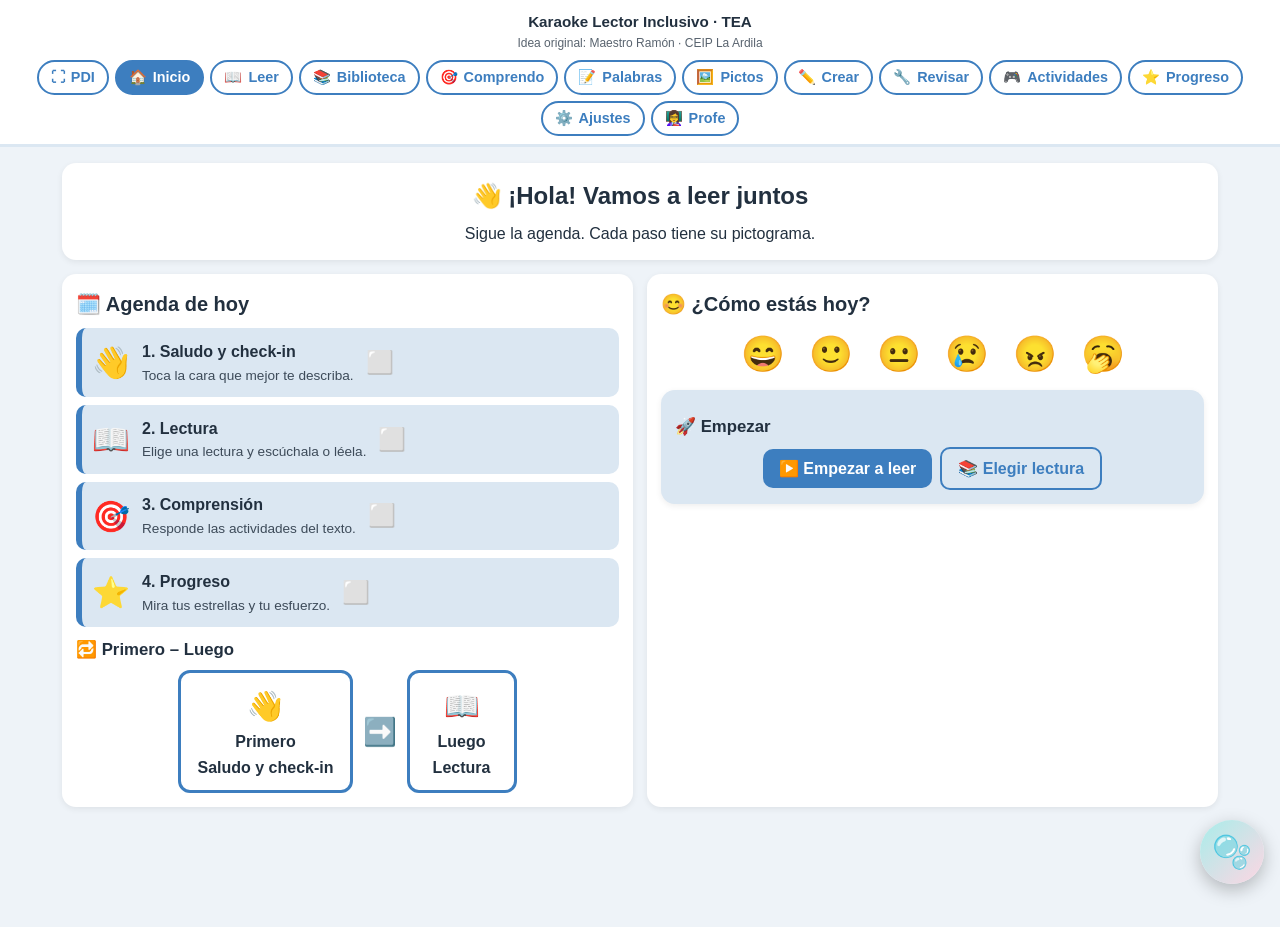
<file: public/assets/aistudio/KARAOKE_LECTOR_INCLUSIVO_V8.HTML>
<!DOCTYPE html>
<html lang="es">
<head>
<meta charset="UTF-8">
<meta name="viewport" content="width=device-width, initial-scale=1.0">
<title>Karaoke Lector Inclusivo v8 · TEA & DUA</title>
<style>
:root{--bg:#eef3f8;--fg:#22303f;--card:#fff;--pri:#3d7ebf;--pri2:#2c5f92;--ok:#4f9d69;--warn:#e0a028;--bad:#c9524f;--soft:#dbe7f2;--line:#c9d8e6;--r:14px;--fs:30px;--sp:14px;--font:Verdana,sans-serif}
body.t-claro{--bg:#fff;--fg:#16202b;--card:#f6f9fc;--soft:#e8eff6}
body.t-oscuro{--bg:#161d26;--fg:#e7eef6;--card:#212b37;--pri:#6fb2ea;--soft:#2c3947;--line:#3b4b5c}
body.t-contraste{--bg:#000;--fg:#fff;--card:#000;--pri:#ffe600;--ok:#00ff88;--bad:#ff6b6b;--warn:#ffd000;--soft:#1a1a1a;--line:#ffe600}
body.f-dys{--font:"Comic Sans MS",Verdana,sans-serif;letter-spacing:.04em;word-spacing:.12em}
body.no-anim *{animation:none!important;transition:none!important}
*{box-sizing:border-box;margin:0;padding:0}
body{font-family:var(--font);background:var(--bg);color:var(--fg);line-height:1.6;padding-bottom:90px}
body.t-contraste .card,body.t-contraste .btn{border:2px solid var(--line)}
:focus-visible{outline:4px solid var(--warn);outline-offset:3px}
button,select,input,textarea{font-family:inherit;font-size:1rem;color:inherit}
button{cursor:pointer}
.sr{position:absolute;width:1px;height:1px;overflow:hidden;clip:rect(0,0,0,0)}
header{position:sticky;top:0;z-index:80;background:var(--card);border-bottom:3px solid var(--soft);padding:8px}
.brand{text-align:center;font-weight:bold;font-size:.95rem;padding:2px 0 6px}
.brand small{display:block;font-weight:normal;opacity:.75;font-size:.75rem}
nav{display:flex;flex-wrap:wrap;gap:6px;justify-content:center}
.nb{background:transparent;border:2px solid var(--pri);color:var(--pri);border-radius:22px;padding:7px 12px;font-weight:bold;font-size:.9rem;display:inline-flex;gap:6px;align-items:center}
.nb:hover,.nb[aria-current="true"]{background:var(--pri);color:#fff}
body.t-contraste .nb:hover,body.t-contraste .nb[aria-current="true"]{color:#000}
body.simple .nb{display:none}
body.simple .nb.s-simple{display:inline-flex;font-size:1.05rem;padding:10px 16px}
main{max-width:1180px;margin:16px auto;padding:0 12px}
.view{display:none}.view.on{display:block}
.card{background:var(--card);border-radius:var(--r);padding:var(--sp);margin-bottom:var(--sp);box-shadow:0 2px 6px rgba(0,0,0,.07)}
h1{font-size:1.5rem;margin-bottom:6px}h2{font-size:1.25rem;margin-bottom:8px}h3{font-size:1.05rem;margin:10px 0 6px}
.g2{display:grid;grid-template-columns:repeat(auto-fit,minmax(300px,1fr));gap:var(--sp)}
.g3{display:grid;grid-template-columns:repeat(auto-fit,minmax(240px,1fr));gap:12px}
.g4{display:grid;grid-template-columns:repeat(auto-fit,minmax(180px,1fr));gap:10px}
.row{display:flex;gap:8px;flex-wrap:wrap;align-items:center}
.between{justify-content:space-between}.center{justify-content:center}.tc{text-align:center}
.mt{margin-top:10px}.mb{margin-bottom:10px}.hide{display:none!important}
.small{font-size:.85rem;opacity:.85}
.btn{background:var(--pri);color:#fff;border:0;border-radius:10px;padding:10px 16px;font-weight:bold;display:inline-flex;gap:6px;align-items:center}
.btn:hover{background:var(--pri2)}
body.t-contraste .btn{color:#000}
.btn.ok{background:var(--ok)}.btn.warn{background:var(--warn);color:#22303f}.btn.bad{background:var(--bad)}
.btn.ghost{background:transparent;color:var(--pri);border:2px solid var(--pri)}
.btn.ai{background:linear-gradient(135deg,#7b52d3,#3d7ebf);color:#fff}
.btn.sm{padding:6px 10px;font-size:.85rem}
label{font-weight:bold;font-size:.92rem}
input,select,textarea{width:100%;padding:9px;border:2px solid var(--line);border-radius:9px;background:var(--card)}
textarea{resize:vertical;min-height:90px;line-height:1.5}
.f{margin-bottom:10px}.f label{display:block;margin-bottom:4px}
.chk{display:inline-flex;gap:7px;align-items:center;font-weight:normal;background:var(--soft);padding:7px 11px;border-radius:9px}
.chk input{width:20px;height:20px}
.ag{display:flex;gap:12px;align-items:center;background:var(--soft);border-left:6px solid var(--pri);border-radius:10px;padding:10px;margin-bottom:8px}
.ag.done{opacity:.55;border-left-color:var(--ok)}.ag .ic{font-size:1.9rem}
.pl{display:flex;gap:10px;align-items:center;justify-content:center;flex-wrap:wrap;font-weight:bold}
.pl .box{border:3px solid var(--pri);border-radius:12px;padding:10px 16px;background:var(--card);text-align:center;min-width:110px}
.pl .ar{font-size:1.7rem;color:var(--warn)}
.emo{display:flex;gap:8px;justify-content:center;flex-wrap:wrap}
.emo button{font-size:2.2rem;background:none;border:4px solid transparent;border-radius:50%;padding:4px;line-height:1}
.emo button:hover{transform:scale(1.12)}.emo button[aria-pressed="true"]{border-color:var(--pri);background:var(--soft)}
.fab{position:fixed;right:16px;bottom:16px;z-index:85}
.fab button{width:64px;height:64px;border-radius:50%;border:0;font-size:2rem;background:linear-gradient(135deg,#a8edea,#fed6e3);box-shadow:0 6px 18px rgba(0,0,0,.25);animation:pulse 3.4s infinite}
@keyframes pulse{0%,100%{transform:scale(1)}50%{transform:scale(1.07)}}
.modal{position:fixed;inset:0;background:rgba(8,14,22,.88);z-index:200;display:none;align-items:center;justify-content:center;padding:14px}
.modal.on{display:flex}
.modal .box{background:var(--card);color:var(--fg);border-radius:16px;padding:18px;max-width:940px;width:100%;max-height:92vh;overflow:auto;position:relative}
.modal .x{position:absolute;top:8px;right:10px;background:none;border:0;font-size:1.6rem}
#calm .box{background:transparent;color:#fff;text-align:center;box-shadow:none}
.breath{width:170px;height:170px;margin:14px auto;border-radius:50%;border:6px solid #fff;background:rgba(255,255,255,.18);display:flex;align-items:center;justify-content:center;font-size:1.2rem;font-weight:bold;animation:br 12s infinite ease-in-out}
@keyframes br{0%,100%{transform:scale(.8)}33%{transform:scale(1.25)}66%{transform:scale(1.25)}}
.rwrap{position:relative;background:var(--card);border:2px solid var(--line);border-radius:var(--r);padding:18px;min-height:230px;overflow:hidden}
.rtext{font-size:var(--fs);line-height:2.1;position:relative;z-index:2;white-space:pre-wrap;word-break:break-word}
.rtext .w{border-radius:6px;padding:0 2px}.rtext .sy{border-radius:5px;padding:0 1px}
body.sycolor .rtext .sy:nth-child(odd){background:#ffe9a8;color:#8a4b00}
body.sycolor .rtext .sy:nth-child(even){background:#cfe6ff;color:#123a5e}
.rtext .hl{background:var(--warn)!important;color:#22303f!important;box-shadow:0 0 0 3px var(--warn);font-weight:bold}
.rtext .hlw{background:var(--ok)!important;color:#fff!important;box-shadow:0 0 0 3px var(--ok)}
.rtext .rein{transform:scale(1.14);display:inline-block}.rtext .sentline{background:rgba(224,160,40,.14);border-radius:8px}
.ruler{position:absolute;left:0;right:0;height:8px;background:var(--warn);opacity:.85;border-radius:6px;z-index:1;transition:top .18s ease;display:none}
body.ruler-on .ruler{display:block}
.ipic{display:inline-flex;flex-direction:column;align-items:center;vertical-align:middle;margin:0 4px;line-height:1}
.ipic img,.ipic svg{width:1.5em;height:1.5em;object-fit:contain}.ipic b{font-size:.42em;font-weight:normal}
.gap{border:0;border-bottom:4px solid var(--pri);background:var(--soft);font-size:.9em;width:6.5em;text-align:center;font-weight:bold}
.err{text-decoration:line-through wavy var(--bad);background:rgba(201,82,79,.16);border-radius:6px;padding:0 4px;cursor:pointer}
.err.fixed{text-decoration:none;background:rgba(79,157,105,.22);color:var(--ok);font-weight:bold}
.ladder{display:flex;flex-direction:column-reverse;gap:6px;font-size:calc(var(--fs) * .8)}
.ladder div{border-left:6px solid var(--pri);background:var(--soft);padding:6px 10px;border-radius:0 10px 10px 0;opacity:.55}
.ladder div.now{opacity:1;font-weight:bold;background:var(--warn);color:#22303f}
.turn{font-size:1.1rem;font-weight:bold;text-align:center;padding:8px;border-radius:10px;background:var(--soft);margin-top:10px}
.ctrls{display:flex;flex-wrap:wrap;gap:8px;justify-content:center;margin-top:12px;padding-top:12px;border-top:2px dashed var(--line)}
.ctrls-wrapper .ctrls:first-child{border-top:0;margin-top:0;padding-top:0;border-bottom:2px dashed var(--line);padding-bottom:12px;margin-bottom:12px}
.cg{display:flex;gap:8px;align-items:center;flex-wrap:wrap;background:var(--soft);padding:8px;border-radius:10px}
.stats{display:flex;gap:14px;flex-wrap:wrap;justify-content:center;margin-top:10px;font-weight:bold}
.desc{background:var(--soft);border-left:5px solid var(--pri);padding:8px 10px;border-radius:8px;font-size:.88rem;margin-top:8px}
.filters{display:flex;gap:8px;flex-wrap:wrap;align-items:center;margin-bottom:10px}
.filters input,.filters select{width:auto;min-width:150px}
.tc-card{background:var(--card);border:2px solid var(--line);border-radius:12px;padding:12px;display:flex;flex-direction:column;gap:6px}
.tc-card:hover{border-color:var(--pri);transform:translateY(-3px)}
.tc-card.fav{border-color:var(--warn);background:linear-gradient(0deg,rgba(224,160,40,.08),transparent)}
.badge{display:inline-block;background:var(--soft);border-radius:20px;padding:2px 9px;font-size:.75rem;font-weight:bold}
.clip{display:-webkit-box;-webkit-line-clamp:3;-webkit-box-orient:vertical;overflow:hidden;font-size:.9rem;opacity:.9}
.star{background:none;border:0;font-size:1.4rem;line-height:1}
.empty{grid-column:1/-1;text-align:center;padding:26px;border:3px dashed var(--warn);border-radius:12px;background:rgba(224,160,40,.08)}
.pgrid{display:grid;grid-template-columns:repeat(auto-fill,minmax(92px,1fr));gap:8px;max-height:340px;overflow:auto;padding:6px;background:var(--card);border:2px solid var(--line);border-radius:10px}
.pgrid.mini{grid-template-columns:repeat(auto-fill,minmax(76px,1fr));max-height:210px}
.pi{display:flex;flex-direction:column;align-items:center;gap:3px;border:2px solid var(--line);border-radius:10px;padding:5px;background:var(--card);font-size:.7rem;text-align:center;word-break:break-word}
.pi:hover{border-color:var(--pri);background:var(--soft)}.pi img,.pi svg{width:46px;height:46px;object-fit:contain}
.pgrid.mini .pi img,.pgrid.mini .pi svg{width:36px;height:36px}
.tabs{display:flex;gap:6px;flex-wrap:wrap;margin-bottom:10px}
.tab{background:var(--soft);border:2px solid transparent;border-radius:20px;padding:7px 12px;font-weight:bold;font-size:.85rem}
.tab[aria-selected="true"]{background:var(--pri);color:#fff}
.act{background:var(--soft);border-left:6px solid var(--ok);border-radius:10px;padding:12px;margin-bottom:12px}
.opt{display:flex;gap:8px;align-items:center;background:var(--card);border:2px solid var(--line);border-radius:9px;padding:8px 10px;cursor:pointer}
.opt:hover{border-color:var(--pri)}.opt.good{border-color:var(--ok);background:rgba(79,157,105,.16)}.opt.wrong{border-color:var(--bad);background:rgba(201,82,79,.14)}
.chip{background:var(--card);border:2px solid var(--pri);border-radius:10px;padding:8px 12px;font-weight:bold}.chip.used{opacity:.35;pointer-events:none}
.slot{min-height:56px;border:3px dashed var(--pri);border-radius:10px;padding:8px;display:flex;gap:8px;flex-wrap:wrap;background:var(--card);font-size:1.15rem;font-weight:bold;align-items:center}
.big{font-size:2.4rem;font-weight:bold;text-align:center;padding:14px}
.fb{min-height:1.6em;font-weight:bold;text-align:center;margin-top:8px}.fb.ok{color:var(--ok)}.fb.bad{color:var(--bad)}
.stat{background:var(--soft);border-radius:12px;padding:12px;text-align:center}.stat b{display:block;font-size:1.9rem;color:var(--pri)}
table{width:100%;border-collapse:collapse;font-size:.88rem}
th,td{padding:7px;border-bottom:1px solid var(--line);text-align:left}th{background:var(--soft)}
.scroll{max-height:300px;overflow:auto}
.chart{height:210px;background:var(--soft);border-radius:12px;padding:6px}
.pbox{background:#101820;color:#e7eef6;border:3px solid #7b52d3;border-radius:10px;padding:14px;font-family:monospace;font-size:.82rem;white-space:pre-wrap;max-height:56vh;overflow:auto}
.phead{background:linear-gradient(135deg,#7b52d3,#3d7ebf);color:#fff;padding:12px;border-radius:10px;margin-bottom:10px}
.toast{position:fixed;left:50%;transform:translateX(-50%);bottom:96px;background:var(--ok);color:#fff;padding:12px 20px;border-radius:30px;font-weight:bold;z-index:300;display:none}
.toast.on{display:block}
.act-card{background:var(--card);border:2px solid var(--line);border-radius:14px;padding:14px;text-align:center;cursor:pointer}
.act-card:hover{border-color:var(--pri);transform:translateY(-3px)}
.act-card .ico{font-size:2.6rem;margin-bottom:6px}.act-card h3{margin:4px 0;font-size:1rem}.act-card p{font-size:.82rem;opacity:.85}
.mem-grid{display:grid;grid-template-columns:repeat(auto-fit,minmax(120px,1fr));gap:10px;margin:14px 0}
.mem-card{background:var(--card);border:3px solid var(--line);border-radius:12px;padding:14px;text-align:center;min-height:110px;display:flex;flex-direction:column;align-items:center;justify-content:center;gap:6px;font-size:1.2rem;font-weight:bold}
.mem-card.flip{background:var(--pri);color:#fff;border-color:var(--pri)}.mem-card .pic{font-size:2.4rem}
@media(max-width:820px){.nb span{display:none}.nb{padding:9px 11px;font-size:1.05rem}:root{--fs:26px}}
@media(max-width:420px){.g2,.g3,.g4{grid-template-columns:1fr}.brand small{display:none}:root{--fs:23px}}
</style>
<link rel="preconnect" href="https://fonts.googleapis.com">
<link rel="preconnect" href="https://fonts.gstatic.com" crossorigin>
<link href="https://fonts.googleapis.com/css2?family=Lexend:wght@400;600;700&display=swap" rel="stylesheet">
<style>
body.f-dys { font-family: 'Lexend', 'Comic Sans MS', sans-serif !important; letter-spacing: .05em; word-spacing: .15em; line-height: 2 !important; }
body.focus-mask-on .rtext .dimmed { opacity: 0.22; filter: blur(0.3px); }
</style>
</head>
<body class="t-calmado sycolor ruler-on">
<header>
  <div class="brand">Karaoke Lector Inclusivo · TEA <small>Idea original: Maestro Ramón · CEIP La Ardila</small></div>
  <nav>
    <button class="nb" onclick="App.toggleFullscreen()" title="Pantalla Completa PDI">⛶<span>PDI</span></button>
    <button class="nb s-simple" onclick="App.nav('inicio')">🏠<span>Inicio</span></button>
    <button class="nb s-simple" onclick="App.nav('leer')">📖<span>Leer</span></button>
    <button class="nb s-simple" onclick="App.nav('biblioteca')">📚<span>Biblioteca</span></button>
    <button class="nb s-simple" onclick="App.nav('comprendo')">🎯<span>Comprendo</span></button>
    <button class="nb" onclick="App.nav('palabras')">📝<span>Palabras</span></button>
    <button class="nb" onclick="App.nav('pictos')">🖼️<span>Pictos</span></button>
    <button class="nb" onclick="App.nav('crear')">✏️<span>Crear</span></button>
    <button class="nb" onclick="App.nav('revisar')">🔧<span>Revisar</span></button>
    <button class="nb" onclick="App.nav('actividades')">🎮<span>Actividades</span></button>
    <button class="nb s-simple" onclick="App.nav('progreso')">⭐<span>Progreso</span></button>
    <button class="nb" onclick="App.nav('ajustes')">⚙️<span>Ajustes</span></button>
    <button class="nb" onclick="App.nav('profe')">👩‍🏫<span>Profe</span></button>
  </nav>
</header>
<main>
<section id="v-inicio" class="view on">
  <div class="card tc"><h1>👋 ¡Hola! Vamos a leer juntos</h1><p>Sigue la agenda. Cada paso tiene su pictograma.</p></div>
  <div class="g2">
    <div class="card"><h2>🗓️ Agenda de hoy</h2><div id="agenda"></div><h3>🔁 Primero – Luego</h3><div class="pl" id="primero-luego"></div></div>
    <div class="card">
      <h2>😊 ¿Cómo estás hoy?</h2>
      <div class="emo" id="emo">
        <button onclick="App.emotion('muy bien',this)" aria-pressed="false">😄</button>
        <button onclick="App.emotion('bien',this)" aria-pressed="false">🙂</button>
        <button onclick="App.emotion('regular',this)" aria-pressed="false">😐</button>
        <button onclick="App.emotion('triste',this)" aria-pressed="false">😢</button>
        <button onclick="App.emotion('enfadado',this)" aria-pressed="false">😠</button>
        <button onclick="App.emotion('cansado',this)" aria-pressed="false">🥱</button>
      </div>
      <div id="emo-msg" class="tc mt"></div>
      <div class="card mt" style="background:var(--soft)">
        <h3>🚀 Empezar</h3>
        <div class="row center"><button class="btn" onclick="App.start()">▶️ Empezar a leer</button><button class="btn ghost" onclick="App.nav('biblioteca')">📚 Elegir lectura</button></div>
      </div>
    </div>
  </div>
</section>
<section id="v-leer" class="view">
  <div class="card">
    <div class="row between"><h2 id="r-title">📖 Lectura de hoy</h2><div class="row"><span class="badge" id="r-info">Sin lectura</span><button class="btn ghost sm" onclick="App.nav('biblioteca')">📚 Elegir</button></div></div>
    <div class="ctrls-wrapper" id="ctrls-top"></div>
    <div class="rwrap" id="rwrap"><div class="ruler" id="ruler"></div><div class="rtext" id="rtext">Selecciona una lectura en la biblioteca.</div></div>
    <div id="r-extra"></div>
    <div id="r-turn" class="turn hide"></div>
    <div class="ctrls-wrapper" id="ctrls-bottom"></div>
    <div class="stats">
      <span>⏱️ <b id="s-time">0s</b></span><span>📝 <b id="s-words">0</b></span><span>🚀 <b id="s-ppm">0</b></span>
      <button class="btn ghost sm" onclick="Reader.fluency()">📏 Medir</button>
      <button class="btn ok sm" onclick="Reader.finish()">✅ Terminado</button>
    </div>
  </div>
</section>
<section id="v-biblioteca" class="view">
  <div class="card">
    <div class="row between"><h2>📚 Biblioteca</h2><span id="lib-count"></span></div>
    <div class="filters">
      <input type="search" id="f-q" placeholder="🔍 Buscar..." oninput="Library.render()">
      <select id="f-lv" onchange="Library.render()"><option value="all">Todos</option><option value="0">Nivel 0</option><option value="1">Nivel 1</option><option value="2">Nivel 2</option><option value="3">Nivel 3</option><option value="4">Nivel 4</option></select>
      <select id="f-cat" onchange="Library.render()"></select>
      <button class="btn ghost sm" id="f-fav" onclick="Library.onlyFav()">⭐ Favoritos</button>
      <button class="btn ghost sm" onclick="Library.clearFilters()">🧹 Quitar</button>
      <button class="btn ok sm" onclick="App.nav('crear');Editor.blank()">➕ Nueva</button>
      <button class="btn warn sm" onclick="Library.repair()">🔄 Restaurar 60</button>
    </div>
    <div class="g3" id="lib-grid"></div>
  </div>
</section>
<section id="v-comprendo" class="view">
  <div class="card">
    <h2>🎯 Comprendo lo que leo</h2>
    <p class="small" id="cmp-info">Selecciona una lectura.</p>
    <div class="tabs" id="cmp-tabs"></div>
    <div id="cmp-body"></div>
    <div class="row mt"><button class="btn ok" onclick="Compre.check()">✅ Comprobar</button><button class="btn ghost" onclick="Compre.build()">🔄 Reiniciar</button><button class="btn warn" onclick="Compre.hint()">💡 Pista</button></div>
    <div class="fb" id="cmp-fb"></div>
  </div>
</section>
<section id="v-palabras" class="view">
  <div class="g2">
    <div class="card"><h2>📝 Palabras del texto</h2><div id="w-list" class="g4"></div></div>
    <div class="card">
      <h2>📖 Mi diccionario</h2>
      <div class="row mb"><input type="text" id="d-w" placeholder="Palabra" style="flex:1"><input type="text" id="d-m" placeholder="Significado" style="flex:2"><button class="btn" onclick="Dict.add()">➕</button></div>
      <div id="d-list"></div>
    </div>
  </div>
</section>
<section id="v-pictos" class="view">
  <div class="card">
    <h2>🖼️ Pictogramas</h2>
    <div class="row mb" style="gap:6px;flex-wrap:wrap">
      <input type="search" id="p-q" placeholder="🔍 Buscar..." oninput="Pictos.render()" style="flex:1;min-width:150px">
      <button class="btn" onclick="Pictos.search()">🌐 ARASAAC</button>
      <button class="btn ghost" onclick="window.open('https://www.pictotraductor.com/','_blank')">🔗 PictoTraductor</button>
      <button class="btn ghost" onclick="window.open('https://www.pictofacile.com/es','_blank')">🔗 PictoFacile</button>
      <button class="btn ghost" onclick="window.open('https://www.pictosonidos.com/','_blank')">🔗 PictoSonidos</button>
      <label class="btn warn" style="cursor:pointer">📤 Subir<input type="file" accept="image/*" class="sr" onchange="Pictos.upload(this)"></label>
    </div>
    <div id="p-msg" class="mt small"></div>
    <div class="pgrid mt" id="p-grid"></div>
    <h3>🔗 Secuencia visual</h3>
    <div class="seq" id="p-seq" style="display:flex;gap:8px;flex-wrap:wrap;min-height:80px;border:3px dashed var(--line);border-radius:10px;padding:8px"></div>
    <div class="row mt"><button class="btn ghost sm" onclick="Pictos.seqSpeak()">🔊 Leer</button><button class="btn ghost sm" onclick="Pictos.seqClear()">🧹 Vaciar</button></div>
  </div>
</section>
<section id="v-crear" class="view">
  <div class="card">
    <h2>✏️ Crear o editar lectura</h2>
    <div class="card" style="background:linear-gradient(135deg,rgba(123,82,211,.14),rgba(61,126,191,.14));border:3px solid #7b52d3">
      <div class="row between"><div style="flex:1"><h3 style="color:#7b52d3">✨ Prompt Maestro para IA</h3><p class="small">Cópialo y pégalo en ChatGPT/Claude/Gemini.</p></div><button class="btn ai" onclick="Prompt.open()">✨ Ver prompt</button></div>
    </div>
    <div id="ed-lock" class="empty hide"><h3>🔒 Zona del docente</h3><div class="row center mt"><input type="password" id="ed-pass" placeholder="Contraseña" style="max-width:220px"><button class="btn" onclick="Teacher.login($('#ed-pass').value,true)">Entrar</button></div><p class="small mt">Por defecto: <b>profe2024</b></p></div>
    <form id="ed-form" onsubmit="Editor.save(event)">
      <input type="hidden" id="e-id">
      <div class="g2"><div class="f"><label>Título</label><input type="text" id="e-title" required></div><div class="f"><label>Etiquetas</label><input type="text" id="e-tags" placeholder="alumno, proyecto"></div></div>
      <div class="g4">
        <div class="f"><label>Nivel</label><select id="e-lv"><option value="0">0</option><option value="1">1</option><option value="2">2</option><option value="3">3</option><option value="4">4</option></select></div>
        <div class="f"><label>Categoría</label><select id="e-cat"></select></div>
        <div class="f"><label>Modo</label><select id="e-mode"></select></div>
        <div class="f"><label>Colección</label><input type="text" id="e-col" placeholder="general"></div>
      </div>
      <div class="f"><label>Texto</label><textarea id="e-text" rows="7" required oninput="Editor.preview()" placeholder="[picto:perro] · [hueco:sol] · {error:casa|kasa}"></textarea>
        <div class="row mt"><label class="btn ghost sm">📂 .txt<input type="file" accept=".txt" class="sr" onchange="Editor.importTxt(this)"></label><button type="button" class="btn ghost sm" onclick="Editor.autoPictos()">🖼️ Auto-pictos</button></div>
      </div>
      <div style="border:3px dashed var(--pri);border-radius:12px;padding:12px;background:rgba(61,126,191,.06)">
        <h3>🖼️ Pictogramas</h3>
        <div class="row mb" style="gap:6px;flex-wrap:wrap">
          <input type="search" id="ep-q" placeholder="🔍 palabra" style="flex:1;min-width:150px" oninput="Editor.pictos()">
          <button type="button" class="btn" onclick="Editor.arasaac()">🌐 ARASAAC</button>
          <button type="button" class="btn ghost" onclick="window.open('https://www.pictotraductor.com/','_blank')">🔗 PictoTraductor</button>
          <button type="button" class="btn ghost" onclick="window.open('https://www.pictofacile.com/es','_blank')">🔗 PictoFacile</button>
          <label class="btn warn" style="cursor:pointer">📤 Subir<input type="file" accept="image/*" class="sr" onchange="Pictos.upload(this,true)"></label>
        </div>
        <div id="ep-msg" class="small mb"></div>
        <div class="pgrid mini" id="ep-grid"></div>
      </div>
      <h3>❓ Preguntas</h3><div id="e-qs"></div><button type="button" class="btn ghost sm" onclick="Editor.addQ()">➕ Añadir</button>
      <h3>📚 Vocabulario</h3><div class="row mb"><input type="text" id="e-v" placeholder="palabra" style="max-width:220px"><button type="button" class="btn ghost sm" onclick="Editor.addV()">➕</button></div><div class="row" id="e-vs"></div>
      <h3>🧘 Pausas guiadas</h3><div class="f"><label>Números de frase (ej: 2,4,6)</label><input type="text" id="e-pauses" placeholder="2,4,6"></div>
      <h3>👁️ Vista previa</h3><div class="rwrap"><div class="rtext" id="e-prev" style="font-size:24px"></div></div>
      <div class="row mt"><button type="submit" class="btn ok">💾 Guardar</button><button type="button" class="btn ghost" onclick="Editor.dup()">📑 Duplicar</button><button type="button" class="btn bad" onclick="Editor.del()">🗑️ Eliminar</button><button type="button" class="btn ghost" onclick="Editor.cancel()">❌ Cancelar</button></div>
    </form>
  </div>
</section>
<section id="v-revisar" class="view">
  <div class="card">
    <h2>🔧 Revisar y corregir</h2>
    <div class="rwrap"><div class="rtext" id="rv-text" style="font-size:24px"></div></div>
    <div class="g2 mt">
      <div class="card" style="background:var(--soft)"><h3>Corregir palabra</h3><p class="small">Seleccionada: <b id="rv-sel">—</b></p><div class="f"><label>Sustituir por</label><input type="text" id="rv-new"></div><div class="row"><button class="btn" onclick="Review.one()">Solo esta</button><button class="btn ghost" onclick="Review.all()">Todas</button></div></div>
      <div class="card" style="background:var(--soft)"><h3>Corregir fragmento</h3><div class="f"><label>Original</label><input type="text" id="rv-a"></div><div class="f"><label>Nuevo</label><input type="text" id="rv-b"></div><button class="btn" onclick="Review.frag()">Aplicar</button></div>
    </div>
    <div class="card" style="background:var(--soft)"><h3>Corrección global</h3><textarea id="rv-full" rows="6"></textarea><div class="row mt"><button class="btn ok" onclick="Review.global()">Aplicar</button><button class="btn ghost" onclick="Review.undo()">↩️ Deshacer</button></div></div>
  </div>
</section>
<section id="v-actividades" class="view">
  <div class="card">
    <h2>🎮 Actividades de lectoescritura</h2>
    <p class="small">12 actividades no competitivas.</p>
    <div class="g4 mt">
      <div class="act-card" onclick="App.nav('gym')"><div class="ico">🏋️</div><h3>Gimnasio</h3><p>Fluidez</p></div>
      <div class="act-card" onclick="App.nav('lab')"><div class="ico">🔬</div><h3>Laboratorio</h3><p>Sílabas</p></div>
      <div class="act-card" onclick="App.nav('build')"><div class="ico">🧩</div><h3>Formar palabras</h3><p>Decodificación</p></div>
      <div class="act-card" onclick="App.nav('order')"><div class="ico">📝</div><h3>Ordenar frases</h3><p>Sintaxis</p></div>
      <div class="act-card" onclick="App.nav('detective')"><div class="ico">🕵️</div><h3>Detectives</h3><p>Ortografía</p></div>
      <div class="act-card" onclick="App.nav('ladder')"><div class="ico">🪜</div><h3>Escalera</h3><p>Memoria</p></div>
      <div class="act-card" onclick="App.nav('retos')"><div class="ico">🎯</div><h3>Retos</h3><p>Comprensión</p></div>
      <div class="act-card" onclick="App.nav('memory')"><div class="ico">🔤</div><h3>Memoria</h3><p>TEA</p></div>
      <div class="act-card" onclick="App.nav('dictado')"><div class="ico">🎨</div><h3>Dictado</h3><p>Fonema-imagen</p></div>
      <div class="act-card" onclick="App.nav('cadena')"><div class="ico">🔗</div><h3>Cadena</h3><p>Fonología</p></div>
      <div class="act-card" onclick="App.nav('intrusa')"><div class="ico">🎯</div><h3>Intrusa</h3><p>Categorías</p></div>
      <div class="act-card" onclick="App.nav('rimas')"><div class="ico">🎵</div><h3>Rimas</h3><p>Fonología</p></div>
    </div>
  </div>
</section>
<section id="v-gym" class="view"><div class="card"><h2>🏋️ Gimnasio</h2><div class="row mb"><select id="gym-lv" style="width:auto" onchange="Gym.start()"><option value="1">Fácil</option><option value="2">Medio</option><option value="3">Difícil</option></select><label class="chk"><input type="checkbox" id="gym-timer" checked> Cronómetro</label></div><div class="rwrap"><div class="big" id="gym-w">Pulsa ▶️</div></div><div class="row center mt"><button class="btn" onclick="Gym.start()">▶️</button><button class="btn ok" onclick="Gym.next()">➡️</button><button class="btn ghost" onclick="Gym.stop()">⏹️</button></div><div class="fb" id="gym-fb"></div></div></section>
<section id="v-lab" class="view"><div class="card"><h2>🔬 Laboratorio</h2><div class="row center mb" id="lab-c"></div><div class="row center mb" id="lab-v"></div><div class="big" id="lab-res">?</div><div class="tc" id="lab-pic"></div><div class="row center mt"><button class="btn" onclick="Lab.speak()">🔊</button><button class="btn ghost" onclick="Lab.speakWord()">📝</button></div></div></section>
<section id="v-build" class="view"><div class="card"><h2>🧩 Formar palabras</h2><div class="tc" id="b-pic" style="font-size:4rem"></div><div class="slot" id="b-slot"></div><div class="row center mt" id="b-opts"></div><div class="row center mt"><button class="btn ok" onclick="Build.check()">✅</button><button class="btn ghost" onclick="Build.clear()">🔄</button><button class="btn" onclick="Build.next()">➡️</button></div><div class="fb" id="b-fb"></div></div></section>
<section id="v-order" class="view"><div class="card"><h2>📝 Ordenar frases</h2><div class="slot" id="o-slot"></div><div class="row center mt" id="o-opts"></div><div class="row center mt"><button class="btn ok" onclick="Order.check()">✅</button><button class="btn ghost" onclick="Order.clear()">🔄</button><button class="btn" onclick="Order.next()">➡️</button></div><div class="fb" id="o-fb"></div></div></section>
<section id="v-detective" class="view"><div class="card"><h2>🕵️ Detectives</h2><div class="rwrap"><div class="rtext" id="dt-text" style="font-size:26px"></div></div><div class="row center mt"><button class="btn ok" onclick="Detective.check()">✅</button><button class="btn" onclick="Detective.next()">➡️</button></div><div class="fb" id="dt-fb"></div></div></section>
<section id="v-ladder" class="view"><div class="card"><h2>🪜 Escalera</h2><div class="rwrap"><div class="ladder" id="ld-box"></div></div><div class="row center mt"><button class="btn" onclick="Ladder.speak()">🔊</button><button class="btn ok" onclick="Ladder.next()">➡️</button><button class="btn ghost" onclick="Ladder.load()">🔄</button></div></div></section>
<section id="v-retos" class="view"><div class="card"><h2>🎯 Retos</h2><div id="rt-body"></div><div class="row center mt"><button class="btn" onclick="Retos.load()">🎲 Nuevo</button></div><div class="fb" id="rt-fb"></div></div></section>
<section id="v-memory" class="view"><div class="card"><h2>🔤 Memoria</h2><div class="row mb"><label class="chk"><input type="radio" name="mem-lv" value="3" checked> 3</label><label class="chk"><input type="radio" name="mem-lv" value="4"> 4</label><label class="chk"><input type="radio" name="mem-lv" value="5"> 5</label><label class="chk"><input type="radio" name="mem-t" value="4" checked> 4s</label><label class="chk"><input type="radio" name="mem-t" value="6"> 6s</label></div><div class="mem-grid" id="mem-grid"></div><div class="row center mt"><button class="btn" onclick="Memory.start()">▶️</button><button class="btn ghost" onclick="Memory.next()">➡️</button></div><div class="fb" id="mem-fb"></div><div id="mem-select" class="hide mt"><h3>¿Cuáles eran?</h3><div class="g4" id="mem-opts"></div><div class="row center mt"><button class="btn ok" onclick="Memory.check()">✅</button></div></div></div></section>
<section id="v-dictado" class="view"><div class="card"><h2>🎨 Dictado</h2><div class="tc" style="margin:14px 0"><button class="btn" onclick="Dictado.play()" style="font-size:1.2rem;padding:14px 28px">🔊 Escuchar</button></div><div class="g4" id="dic-opts"></div><div class="row center mt"><button class="btn" onclick="Dictado.next()">➡️</button></div><div class="fb" id="dic-fb"></div></div></section>
<section id="v-cadena" class="view"><div class="card"><h2>🔗 Cadena</h2><div class="tc" style="margin:14px 0"><div style="font-size:2rem;font-weight:bold" id="cad-prev">—</div><p class="small mt">Última sílaba: <b id="cad-syl">—</b></p></div><div class="g3" id="cad-opts"></div><div class="row center mt"><button class="btn" onclick="Cadena.next()">➡️</button></div><div class="fb" id="cad-fb"></div></div></section>
<section id="v-intrusa" class="view"><div class="card"><h2>🎯 Intrusa</h2><div class="tc" style="margin:14px 0"><div class="badge" id="int-cat">Categoría</div></div><div class="g4" id="int-opts"></div><div class="row center mt"><button class="btn" onclick="Intrusa.next()">➡️</button></div><div class="fb" id="int-fb"></div></div></section>
<section id="v-rimas" class="view"><div class="card"><h2>🎵 Rimas</h2><div class="tc" style="margin:14px 0"><button class="btn" onclick="Rimas.play()" style="font-size:1.2rem;padding:14px 28px">🔊 Escuchar</button><div style="font-size:1.5rem;font-weight:bold;margin-top:10px" id="rim-word">—</div></div><div class="g4" id="rim-opts"></div><div class="row center mt"><button class="btn" onclick="Rimas.next()">➡️</button></div><div class="fb" id="rim-fb"></div></div></section>
<section id="v-progreso" class="view">
  <div class="card">
    <h2>⭐ Mi progreso</h2>
    <div class="g4 mb"><div class="stat"><b id="pg-r">0</b>Lecturas</div><div class="stat"><b id="pg-h">0</b>Aciertos</div><div class="stat"><b id="pg-d">0</b>Diccionario</div><div class="stat"><b id="pg-s">0</b>Estrellas</div><div class="stat"><b id="pg-p">—</b>PPM</div></div>
    <h3>📈 Evolución</h3><div class="chart" id="pg-chart"></div>
    <h3>🗒️ Historial</h3>
    <div class="scroll"><table><thead><tr><th>Fecha</th><th>Texto</th><th>Modo</th><th>Seg</th><th>PPM</th><th>Aciertos</th><th>Obs</th></tr></thead><tbody id="pg-tb"></tbody></table></div>
    <div class="row mt"><button class="btn ghost" onclick="Progress.csv()">📥 CSV</button><button class="btn ghost" onclick="Progress.json()">📥 JSON</button><button class="btn bad" onclick="Progress.reset()">🔄 Reiniciar</button></div>
    <div id="pg-teacher" class="hide">
      <h3>👩‍🏫 Registro docente</h3>
      <div class="row mb" id="pg-diffs"></div>
      <div class="f"><label>Observaciones</label><textarea id="pg-obs" rows="3"></textarea></div>
      <button class="btn ok" onclick="Progress.saveObs()">💾 Guardar</button>
    </div>
  </div>
</section>
<section id="v-ajustes" class="view">
  <div class="card">
    <h2>⚙️ Ajustes</h2>
    <h3>🎨 Aspecto</h3>
    <div class="g4">
      <div class="f"><label>Tema</label><select id="s-theme" onchange="Settings.apply()"><option value="t-calmado">Calmado</option><option value="t-claro">Claro</option><option value="t-oscuro">Oscuro</option><option value="t-contraste">Contraste</option></select></div>
      <div class="f"><label>Tamaño: <b id="s-fsv">30px</b></label><input type="range" id="s-fs" min="18" max="56" step="2" value="30" oninput="Settings.apply()"></div>
      <div class="f"><label class="chk"><input type="checkbox" id="s-anim" onchange="Settings.apply()"> Reducir animaciones</label></div>
      <div class="f"><label class="chk"><input type="checkbox" id="s-simple" onchange="Settings.apply()"> Modo simplificado</label></div>
      <div class="f"><label class="chk"><input type="checkbox" id="s-dys" onchange="Settings.apply()"> Dislexia</label></div>
      <div class="f"><label class="chk"><input type="checkbox" id="s-pic" checked onchange="Settings.apply()"> Pictos</label></div>
      <div class="f"><label class="chk"><input type="checkbox" id="s-ruler" checked onchange="Settings.apply()"> Regla</label></div>
      <div class="f"><label class="chk"><input type="checkbox" id="s-sy" checked onchange="Settings.apply()"> Colores</label></div>
    </div>
    <h3>🔊 Sonido</h3>
    <div class="g4">
      <div class="f"><label>Voz</label><select id="s-voice"></select></div>
      <div class="f"><label>Tono: <b id="s-pitchv">1.0</b></label><input type="range" id="s-pitch" min="0.5" max="2" step="0.1" value="1" oninput="Settings.apply()"></div>
      <div class="f"><label class="chk"><input type="checkbox" id="s-beep"> Pitido pausa</label></div>
      <div class="f"><label class="chk"><input type="checkbox" id="s-sound" checked onchange="Settings.apply()"> Sonidos</label></div>
    </div>
    <div class="row mb"><button class="btn ghost sm" onclick="Settings.voices()">🔄 Voces</button><button class="btn ghost sm" onclick="Sound.test()">🔊 Probar</button></div>
    <h3>⏱️ Pausas (ms)</h3>
    <div class="g4"><div class="f"><label>Sílabas</label><input type="number" id="s-ps" value="450" min="0" step="50"></div><div class="f"><label>Palabras</label><input type="number" id="s-pw" value="600" min="0" step="50"></div><div class="f"><label>Frases</label><input type="number" id="s-pf" value="1000" min="0" step="100"></div><div class="f"><label>Párrafos</label><input type="number" id="s-pp" value="1800" min="0" step="100"></div><div class="f"><label>Eco/Guiada</label><input type="number" id="s-pe" value="5000" min="0" step="500"></div></div>
    <div class="row"><button class="btn ok" onclick="Settings.save()">💾 Guardar</button><button class="btn ghost" onclick="Settings.restore()">🔄 Restaurar</button></div>
    <h3>🔐 Privacidad</h3>
    <div class="row mt"><button class="btn" onclick="App.exportAll()">📤 Exportar</button><label class="btn ghost">📥 Importar<input type="file" accept=".json" class="sr" onchange="App.importAll(this)"></label><button class="btn warn" onclick="Library.repair()">🔄 Restaurar 60</button><button class="btn bad" onclick="App.hardReset()">🗑️ Borrar todo</button></div>
    <div class="f mt" style="max-width:340px"><label>Contraseña docente</label><input type="text" id="s-pass" placeholder="profe2024"><button class="btn ghost sm mt" onclick="Teacher.setPass()">🔑 Cambiar</button></div>
  </div>
</section>
<section id="v-profe" class="view">
  <div class="card">
    <h2>👩‍🏫 Panel docente</h2>
    <div id="tp-lock">
      <p>Introduce la contraseña.</p>
      <div class="row mt"><input type="password" id="tp-pass" placeholder="Contraseña" style="max-width:240px" onkeydown="if(event.key==='Enter')Teacher.login(this.value)"><button class="btn" onclick="Teacher.login($('#tp-pass').value)">Entrar</button></div>
      <p class="small mt">Por defecto: <b>profe2024</b></p>
    </div>
    <div id="tp-body" class="hide">
      <div class="g3">
        <button class="btn" onclick="App.nav('crear');Editor.blank()">✏️ Crear</button>
        <button class="btn" onclick="App.nav('pictos')">🖼️ Pictos</button>
        <button class="btn" onclick="Teacher.export()">📥 Informe JSON</button>
        <button class="btn ghost" onclick="Progress.csv()">📥 CSV</button>
        <button class="btn ghost" onclick="App.nav('progreso')">⭐ Historial</button>
        <button class="btn bad" onclick="Teacher.logout()">🔒 Salir</button>
      </div>
      <h3>📋 Últimas sesiones</h3>
      <div class="scroll"><table><thead><tr><th>Fecha</th><th>Texto</th><th>Modo</th><th>PPM</th><th>Aciertos</th><th>Dificultades</th><th>Obs</th></tr></thead><tbody id="tp-tb"></tbody></table></div>
      <h3>🧾 Migración</h3><p class="small" id="tp-mig"></p>
    </div>
  </div>
</section>
</main>
<div class="fab"><button onclick="App.calm(true)" aria-label="Rincón de calma">🫧</button></div>
<div class="modal" id="calm"><div class="box"><h2>🫧 Rincón de calma</h2><div class="breath">Respira</div><p id="calm-txt">Hincha la tripa como un globo.</p><div class="row center mt"><button class="btn warn" onclick="App.calm(false)">Salir</button></div></div></div>
<div class="modal" id="prompt"><div class="box"><button class="x" onclick="Prompt.close()">✖</button><div class="phead"><h2>✨ Prompt Maestro</h2><p>Cópialo y pégalo en tu IA.</p></div><div class="row mb"><button class="btn ai" onclick="Prompt.copy()">📋 Copiar</button><button class="btn ghost" onclick="Prompt.close()">Cerrar</button></div><div class="pbox" id="prompt-box"></div></div></div>
<div class="modal" id="count"><div class="box tc" style="max-width:420px"><h2>🔔 Vamos a empezar</h2><div class="big" id="count-n">3</div></div></div>
<div class="toast" id="toast"></div>
<script>
"use strict";
const $=(s,r=document)=>r.querySelector(s);
const $$=(s,r=document)=>Array.from(r.querySelectorAll(s));
const esc=s=>String(s==null?'':s).replace(/[&<>"']/g,c=>({'&':'&amp;','<':'&lt;','>':'&gt;','"':'&quot;',"'":'&#39;'}[c]));
const clamp=(n,a,b)=>Math.max(a,Math.min(b,n));
const shuffle=a=>{a=a.slice();for(let i=a.length-1;i>0;i--){const j=Math.floor(Math.random()*(i+1));[a[i],a[j]]=[a[j],a[i]];}return a;};
const uid=()=>'u'+Date.now().toString(36)+Math.random().toString(36).slice(2,6);
const norm=s=>String(s||'').toLowerCase().normalize('NFD').replace(/[\u0300-\u036f]/g,'').trim();
const today=()=>new Date().toLocaleString('es-ES',{day:'2-digit',month:'2-digit',year:'numeric',hour:'2-digit',minute:'2-digit'});
function toast(msg,ms=2200){const t=$('#toast');t.textContent=msg;t.classList.add('on');clearTimeout(t._t);t._t=setTimeout(()=>t.classList.remove('on'),ms);}
function download(name,content,mime){const b=new Blob([content],{type:mime||'application/json;charset=utf-8'});const u=URL.createObjectURL(b);const a=document.createElement('a');a.href=u;a.download=name;document.body.appendChild(a);a.click();a.remove();setTimeout(()=>URL.revokeObjectURL(u),1500);}
const CATS=['Prelectura','Cuento','Rima','Adivinanza','Trabalenguas','Informativo','Instructivo','Diálogo','Canción','Fábula','Poema','Noticia','Científico','Biografía','Teatro','Divulgativo','Inferencial'];
const MODES=[['silabico','🔤 Silábico'],['palabra','📝 Palabra'],['frase','📖 Frase'],['parrafo','📄 Párrafo'],['eco','🎤 Eco'],['guiada','🧘 Guiada'],['acompanada','👥 Coral / Acompañada'],['repetida','🔁 Repetida (x3)'],['expresiva','🎭 Expresiva'],['autonomo','👀 Autónomo'],['piramidal','🔺 Piramidal'],['acumulativa','🔄 Acumulativa'],['dramatizada','🎬 Dramatizada'],['huecos','🕳️ Huecos'],['detectives','🕵️ Detectives'],['escalera','🪜 Escalera']];
const DIFFS=['invierte b/d','omite sílabas','sustituye palabras','pierde renglón','necesita apoyo','buena entonación'];
const SCHEMA=8;
const K={ver:'KLI_VERSION',texts:'kli7_texts',prog:'kli7_progress',dict:'kli7_dict',set:'kli7_settings',emo:'kli7_emotion',bak:'kli7_legacy_backup',pass:'kli7_pass'};
const Store={
  get(k,d){try{const v=localStorage.getItem(k);return v==null?d:JSON.parse(v);}catch(e){return d;}},
  set(k,v){try{localStorage.setItem(k,JSON.stringify(v));return true;}catch(e){toast('⚠️ Sin espacio.');return false;}},
  del(k){try{localStorage.removeItem(k);}catch(e){}}
};
const Migrate={
  report:'Sin migración.',
  run(){
    const old=parseFloat(localStorage.getItem(K.ver)||'0');
    if(old>=SCHEMA){this.report='Esquema v'+SCHEMA+' al día.';return;}
    const backup={};let found=false;
    ['kli_texts','kli_progress','kli_dict','kli_settings','kli_custom_pictos','kli_arasaac_cache','KLI_VERSION'].forEach(k=>{const raw=localStorage.getItem(k);if(raw!=null){backup[k]=raw;found=true;}});
    if(found)Store.set(K.bak,{date:today(),from:old,data:backup});
    let imported=0;
    const legacy=Store.get('kli_texts',[]);
    if(Array.isArray(legacy)&&legacy.length){
      const mine=Store.get(K.texts,[]);const ids=new Set(mine.map(t=>t.id));
      legacy.forEach(t=>{
        if(!t||typeof t.text!=='string'||!t.text.trim())return;
        const id=t.id&&!ids.has(t.id)?t.id:uid();
        mine.push({id,title:t.title||'Recuperada',level:Number(t.level)||1,category:CATS.includes(t.category)?t.category:'Cuento',text:t.text,questions:Array.isArray(t.questions)?t.questions:[],vocab:Array.isArray(t.vocab)?t.vocab:[],tags:Array.isArray(t.tags)?t.tags:['recuperada'],collection:t.collection||'general',favorite:!!t.favorite,mode:t.mode||'',pauses:t.pauses||'',own:true});
        ids.add(id);imported++;
      });
      Store.set(K.texts,mine);
    }
    const lp=Store.get('kli_progress',[]);if(Array.isArray(lp)&&lp.length&&!Store.get(K.prog,[]).length)Store.set(K.prog,lp);
    const ld=Store.get('kli_dict',[]);if(Array.isArray(ld)&&ld.length&&!Store.get(K.dict,[]).length)Store.set(K.dict,ld);
    const ls=Store.get('kli_settings',null);if(ls&&!Store.get(K.set,null))Store.set(K.set,ls);
    localStorage.setItem(K.ver,String(SCHEMA));
    this.report='Migrado a v'+SCHEMA+'. Lecturas recuperadas: '+imported+'.';
  }
};
const Sound={
  ctx:null,on:true,
  init(){try{this.ctx=new (window.AudioContext||window.webkitAudioContext)();}catch(e){this.ctx=null;}
    const unlock=()=>{this.ready();document.removeEventListener('click',unlock);document.removeEventListener('keydown',unlock);document.removeEventListener('touchstart',unlock);};
    document.addEventListener('click',unlock);
    document.addEventListener('keydown',unlock);
    document.addEventListener('touchstart',unlock);
  },
  ready(){if(!this.ctx)this.init();if(this.ctx&&this.ctx.state==='suspended')this.ctx.resume();},
  tone(f,d,type,vol){if(!this.on)return;this.ready();if(!this.ctx)return;const t=this.ctx.currentTime;const o=this.ctx.createOscillator(),g=this.ctx.createGain();o.type=type||'sine';o.frequency.value=f;g.gain.setValueAtTime(vol||.18,t);g.gain.exponentialRampToValueAtTime(.0001,t+d);o.connect(g);g.connect(this.ctx.destination);o.start(t);o.stop(t+d);},
  ok(){this.tone(523,.14);setTimeout(()=>this.tone(659,.22),140);},
  bad(){this.tone(300,.18,'triangle',.14);setTimeout(()=>this.tone(210,.26,'triangle',.14),150);},
  click(){this.tone(760,.05,'sine',.09);},
  win(){this.tone(523,.13);setTimeout(()=>this.tone(659,.13),130);setTimeout(()=>this.tone(784,.3),260);},
  beep(){this.tone(880,.09,'square',.07);},
  test(){this.on=true;this.ok();setTimeout(()=>this.bad(),600);setTimeout(()=>this.win(),1200);}
};
const Syl={
  V:'aeiouáéíóúü',S:'aeoáéó',groups:['bl','br','cl','cr','dr','fl','fr','gl','gr','pl','pr','tr','tl','ch','ll','rr'],
  nuclei(w){const r=[];let i=0;while(i<w.length){if(this.V.includes(w[i])){let j=i;while(j+1<w.length&&this.V.includes(w[j+1])){const a=w[j],b=w[j+1];if(this.S.includes(a)&&this.S.includes(b))break;if('áéó'.includes(a)||'áéó'.includes(b))break;if(a===b&&(a==='i'||a==='u'))break;j++;}r.push([i,j+1]);i=j+1;}else i++;}return r;},
  split(word){
    const clean=word.replace(/[^\wáéíóúüñÁÉÍÓÚÜÑ]/g,'');
    if(clean.length<4)return [word];
    const w=clean.toLowerCase(),n=this.nuclei(w);
    if(n.length<2)return [word];
    const cuts=[];
    for(let k=0;k<n.length-1;k++){
      const end=n[k][1],start=n[k+1][0],mid=w.slice(end,start);
      let pos=mid.length===0?end:(mid.length===1?end:(mid.length===2?(this.groups.includes(mid)?end:end+1):(this.groups.includes(mid.slice(1))?end+1:end+2)));
      cuts.push(clamp(pos,end,start));
    }
    const out=[];let prev=0;
    cuts.forEach(c=>{if(c>prev){out.push(clean.slice(prev,c));prev=c;}});
    if(prev<clean.length)out.push(clean.slice(prev));
    return out.length?out:[word];
  }
};
const EMO=`casa=🏠 colegio=🏫 aula=🧑‍🏫 maestro=🧑‍🏫 maestra=👩‍🏫 niño=👦 niña=👧 amigo=🧑‍🤝‍🧑 familia=👨‍👩‍👧 mamá=👩 papá=👨 abuelo=👴 abuela=👵 hermano=👦 hermana=👧 bebé=👶 leer=📖 escribir=✍️ comer=🍽️ beber=🥤 dormir=😴 jugar=⚽ correr=🏃 saltar=🤸 andar=🚶 nadar=🏊 cantar=🎤 bailar=💃 dibujar=🎨 pintar=🖌️ cortar=✂️ pegar=🧴 abrir=🔓 cerrar=🔒 mirar=👀 escuchar=👂 hablar=🗣️ pensar=🤔 sentir=❤️ querer=💗 ayudar=🤝 compartir=🫱 limpiar=🧹 ordenar=🗂️ esperar=⏳ empezar=▶️ terminar=🏁 entrar=🚪 salir=🚶 subir=⬆️ bajar=⬇️ reír=😄 llorar=😢 sonreír=🙂 abrazar=🤗 besar=😘 lavar=🧼 cocinar=🍳 comprar=🛒 dar=🎁 recibir=📥 llevar=🎒 traer=📦 romper=💔 arreglar=🔧 construir=🧱 plantar=🌱 regar=💧 trabajar=🛠️ estudiar=📚 contar=🔢 preguntar=❓ responder=🙋 perro=🐶 gato=🐱 pájaro=🐦 pez=🐟 ratón=🐭 conejo=🐰 caballo=🐴 vaca=🐮 cerdo=🐷 oveja=🐑 león=🦁 tigre=🐯 elefante=🐘 mono=🐵 oso=🐻 jirafa=🦒 cebra=🦓 tortuga=🐢 serpiente=🐍 rana=🐸 mariposa=🦋 abeja=🐝 hormiga=🐜 araña=🕷️ caracol=🐌 pollo=🐔 pato=🦆 pingüino=🐧 delfín=🐬 ballena=🐳 tiburón=🦈 pulpo=🐙 cangrejo=🦀 liebre=🐇 cigarra=🦗 gallina=🐓 sol=☀️ luna=🌙 estrella=⭐ nube=☁️ lluvia=🌧️ nieve=❄️ viento=💨 arcoíris=🌈 árbol=🌳 flor=🌸 hoja=🍃 semilla=🌱 fruta=🍎 manzana=🍎 pera=🍐 plátano=🍌 naranja=🍊 limón=🍋 uva=🍇 fresa=🍓 sandía=🍉 tomate=🍅 zanahoria=🥕 patata=🥔 pan=🍞 leche=🥛 agua=💧 queso=🧀 huevo=🥚 arroz=🍚 pasta=🍝 sopa=🍲 carne=🍖 pescado=🐟 galleta=🍪 tarta=🎂 helado=🍦 chocolate=🍫 zumo=🧃 mesa=🪑 silla=🪑 cama=🛏️ puerta=🚪 ventana=🪟 libro=📚 cuaderno=📓 lápiz=✏️ boli=🖊️ goma=🧽 regla=📏 tijeras=✂️ pegamento=🧴 mochila=🎒 pizarra=📋 ordenador=💻 tablet=📱 reloj=⏰ calendario=📅 pelota=⚽ juguete=🧸 cometa=🪁 coche=🚗 autobús=🚌 tren=🚆 avión=✈️ barco=⛵ bici=🚲 parque=🛝 calle=🛣️ ciudad=🏙️ campo=🏞️ playa=🏖️ montaña=⛰️ mar=🌊 río=🏞️ dinero=💶 tienda=🏪 médico=🧑‍⚕️ hospital=🏥 policía=👮 bombero=🧑‍🚒 veterinario=🧑‍⚕️ panadería=🥖 grande=🐘 pequeño=🐭 alto=📏 bajo=📉 largo=➖ corto=▪️ rápido=⚡ lento=🐌 nuevo=🆕 viejo=🧓 limpio=✨ sucio=🟤 bonito=🌷 feliz=😄 triste=😢 enfadado=😠 asustado=😱 tranquilo=😌 cansado=🥱 contento=🙂 nervioso=😬 bueno=👍 malo=👎 fácil=✅ difícil=⚠️ frío=🥶 caliente=🔥 lleno=🈵 vacío=🈳 duro=🪨 blando=🧸 alegría=😄 tristeza=😢 enfado=😠 miedo=😨 sorpresa=😮 calma=😌 vergüenza=😳 amor=❤️ y=➕ o=🔀 pero=↔️ porque=❓ luego=➡️ después=⏭️ antes=⏮️ primero=1️⃣ final=🏁 también=✔️ no=❌ sí=✅ silencio=🤫 atención=👀 ayuda=🆘 descanso=🫧 baño=🚻 patio=🛝 fila=🚶 sentado=🪑 levantar=✋ guardar=📥 agujero=🕳️ red=🕸️ oro=🥇 trigal=🌾 clavito=🔨 botones=🔘 paraguas=☂️ maleta=🧳 abrigo=🧥 ropa=👕 cepillo=🪥 jabón=🧼 toalla=🧻`;
const LOCAL={};
EMO.split(/\s+/).forEach(p=>{const i=p.indexOf('=');if(i>0){const w=p.slice(0,i),e=p.slice(i+1);if(w&&e&&!LOCAL[w])LOCAL[w]=e;}});
function localSVG(word){const e=LOCAL[norm(word)]||LOCAL[word]||'🖼️';return '<svg viewBox="0 0 100 100" role="img"><rect width="100" height="100" rx="12" fill="#eef3f8" stroke="#c9d8e6" stroke-width="3"/><text x="50" y="60" font-size="46" text-anchor="middle">'+e+'</text><text x="50" y="90" font-size="13" text-anchor="middle" fill="#22303f">'+esc(word.slice(0,12))+'</text></svg>';}
const PictoDB={
  db:null,cache:{},
  open(){return new Promise(res=>{if(this.db)return res(this.db);let rq;try{rq=indexedDB.open('kli_pictos',1);}catch(e){return res(null);}rq.onupgradeneeded=e=>{const d=e.target.result;if(!d.objectStoreNames.contains('img'))d.createObjectStore('img',{keyPath:'word'});};rq.onsuccess=e=>{this.db=e.target.result;res(this.db);};rq.onerror=()=>res(null);})},
  async load(){const d=await this.open();if(!d){this.cache=Store.get('kli7_pictos_fallback',{});return;}await new Promise(res=>{const tx=d.transaction('img','readonly').objectStore('img').getAll();tx.onsuccess=()=>{(tx.result||[]).forEach(r=>this.cache[r.word]=r.html);res();};tx.onerror=()=>res();});},
  async put(word,html){this.cache[word]=html;const d=await this.open();if(!d){const f=Store.get('kli7_pictos_fallback',{});f[word]=html;Store.set('kli7_pictos_fallback',f);return;}try{d.transaction('img','readwrite').objectStore('img').put({word,html});}catch(e){}},
  async del(word){delete this.cache[word];const d=await this.open();if(!d){const f=Store.get('kli7_pictos_fallback',{});delete f[word];Store.set('kli7_pictos_fallback',f);return;}try{d.transaction('img','readwrite').objectStore('img').delete(word);}catch(e){}},
  html(word){return this.cache[norm(word)]||null;},
  any(word){return this.html(word)||localSVG(word);}
};
const RAW=[`1::0::Prelectura::Sílabas ma me mi mo mu::ma me mi mo mu\npa pe pi po pu\nsa se si so su::¿Qué letra empieza en ma?|m|p|s\n¿Cuál es una sílaba con p?|pa|ma|sa\n¿Cuál termina en u?|mu|mi|me::ma,pa,sa,mu`,
`2::0::Prelectura::Sílabas la le li lo lu::la le li lo lu\nta te ti to tu\nda de di do du::¿Cuál tiene la letra t?|ta|la|da\n¿Cuál es una sílaba con d?|do|lo|tu\n¿Cuál termina en i?|li|la|lu::la,ta,da,li`,
`3::0::Prelectura::Sílabas na fa ra::na ne ni no nu\nfa fe fi fo fu\nra re ri ro ru::¿Cuál tiene la letra f?|fa|na|ra\n¿Cuál empieza por r?|ro|no|fo\n¿Cuál termina en e?|ne|ni|nu::na,fa,ra,ro`,
`4::0::Prelectura::Sílabas inversas::al el il ol ul\nas es is os us::¿Cuál es una sílaba inversa?|al|ma|pa\n¿Cuál termina en s?|os|ol|ul\n¿Cuál empieza por e?|el|al|il::al,el,os,as`,
`5::0::Prelectura::Trabadas bra bre bri::bra bre bri bro bru::¿Qué letra va antes de la r?|b|p|m\n¿Cuál termina en i?|bri|bra|bru\n¿Cuál empieza por b?|bro|pro|tro::bra,bre,bri`,
`6::0::Prelectura::Trabadas cra cre cri::cra cre cri cro cru::¿Cuál tiene la letra c?|cra|bra|tra\n¿Cuál termina en o?|cro|cri|cru\n¿Cuántas sílabas hay?|cinco|dos|diez::cra,cre,cro`,
`7::0::Prelectura::Trabadas fla fle fli::fla fle fli flo flu::¿Qué letra empieza en flo?|f|p|l\n¿Cuál termina en u?|flu|fla|fle\n¿Cuál tiene la letra l?|fli|bra|tro::fla,fli,flo`,
`8::0::Prelectura::Trabadas pra pre pri::pra pre pri pro pru::¿Cuál empieza por p?|pra|tra|cra\n¿Cuál termina en i?|pri|pro|pru\n¿Qué letra va antes de la r?|p|b|f::pra,pre,pri`,
`9::0::Prelectura::Trabadas tra tre tri::tra tre tri tro tru::¿Cuál tiene la letra t?|tra|pra|bra\n¿Cuál termina en u?|tru|tro|tri\n¿Cuál empieza por tr?|tre|pre|bre::tra,tre,tru`,
`10::0::Prelectura::Palabras de una sílaba::pan sol mar\nluz sal mes::¿Cuál brilla de día?|sol|pan|sal\n¿Cuál se come?|pan|mar|mes\n¿Cuál da luz?|luz|sal|mar::pan,sol,mar,luz`,
`11::0::Prelectura::Palabras de dos sílabas::ca-sa me-sa\npe-rro ga-to\nli-bro flo-r::¿Cuál es un animal?|pe-rro|ca-sa|me-sa\n¿Cuál se lee?|li-bro|ga-to|me-sa\n¿Cuántas sílabas tiene ca-sa?|dos|tres|una::casa,mesa,perro,gato`,
`12::0::Prelectura::Mis primeras frases::El sol.\nLa luna.\nEl perro corre.\nLa flor.::¿Qué corre?|el perro|el sol|la flor\n¿Qué sale de noche?|la luna|el sol|el pan\n¿De qué color puede ser la flor?|roja|azul o roja|negra::sol,luna,perro,flor`,
`13::1::Cuento::El gato y el ratón::El gato mira al ratón.\nEl ratón corre a su agujero.\nEl gato se queda mirando.\nEl ratón está a salvo.::¿Dónde se esconde el ratón?|en su agujero|en el jardín|en la mesa\n¿Qué hace el gato?|mira|duerme|come\n¿Cómo acaba el ratón?|a salvo|triste|mojado::gato,ratón,agujero,mirar`,
`14::1::Rima::Pim pam pum::Pim, pam, pum,\ncolores de pintura.\nPim, pam, pum,\nqué linda hermosura.::¿De qué son los colores?|de pintura|de comida|de ropa\n¿Qué palabra rima con pum?|hermosura|pum|mesa\n¿Cómo suena el golpe?|pim pam pum|tic tac|miau::pintar,colores,pum`,
`15::1::Adivinanza::La pera::Blanca por dentro,\nverde por fuera.\nSi quieres que te lo diga,\nespera.::¿Qué fruta es?|la pera|la manzana|el limón\n¿De qué color es por fuera?|verde|roja|azul\n¿De qué color es por dentro?|blanca|verde|negra::pera,verde,blanca,fruta`,
`16::1::Trabalenguas::Tres tristes tigres::Tres tristes tigres\ntragaban trigo en un trigal.\nEn tres tristes trastos.::¿Cuántos tigres hay?|tres|dos|cuatro\n¿Qué comían?|trigo|pan|carne\n¿Dónde estaban?|en un trigal|en el mar|en casa::tigre,trigo,trigal`,
`17::1::Instructivo::Lavarse las manos::1. Moja tus manos.\n2. Pon jabón.\n3. Frota veinte segundos.\n4. Enjuaga y seca.::¿Qué pones después de mojar?|jabón|agua|crema\n¿Cuánto tiempo frotas?|veinte segundos|cinco minutos|una hora\n¿Qué haces al final?|secar|mojar|jabón::agua,jabón,lavar,toalla`,
`18::1::Diálogo::En el parque::Ana: ¿Jugamos?\nLuis: Sí, a la pelota.\nAna: ¡Tira la pelota!\nLuis: ¡Gol!::¿A qué juegan?|a la pelota|a las cartas|al escondite\n¿Quién marca gol?|Luis|Ana|el perro\n¿Dónde juegan?|en el parque|en la cama|en el baño::jugar,pelota,parque,amigo`,
`19::1::Canción::Estrellita::Estrellita, ¿dónde estás?\nMe pregunto qué serás.\nEn el cielo y en el mar,\nun diamante de verdad.::¿Dónde está la estrellita?|en el cielo|en la casa|en el colegio\n¿Con qué se compara?|un diamante|una pelota|una manzana\n¿De qué habla la canción?|de una estrella|de un perro|de un coche::estrella,cielo,mar`,
`20::1::Cuento::La semilla::Una semilla cayó en la tierra.\nLlovió muchos días.\nSalió un tallo verde.\nDespués salió una flor roja.::¿Qué cayó en la tierra?|una semilla|una piedra|una hoja\n¿Qué salió primero?|un tallo verde|una flor|un árbol\n¿De qué color era la flor?|roja|azul|blanca::semilla,tierra,lluvia,flor`,
`21::1::Adivinanza::El reloj::Tiene agujas y no sabe coser.\nTiene números y no sabe leer.::¿Qué es?|el reloj|la regla|el libro\n¿Qué tiene el reloj?|agujas y números|alas|ruedas\n¿Para qué sirve?|para saber la hora|para comer|para dormir::reloj,números,hora`,
`22::1::Rima::Debajo de un botón::Debajo de un botón, ton, ton,\nque encontró Martín, tin, tin,\nhabía un ratón, ton, ton,\nay, qué chiquitín.::¿Qué encontró Martín?|un ratón|un gato|un perro\n¿Dónde estaba?|debajo de un botón|en el mar|en la cama\n¿Cómo era el ratón?|chiquitín|grande|largo::botón,ratón,pequeño`,
`23::1::Informativo::El arcoíris::El arcoíris tiene siete colores.\nSale cuando llueve y hace sol.\nLos colores son rojo, naranja, amarillo, verde, azul, añil y violeta.::¿Cuántos colores tiene?|siete|cinco|diez\n¿Cuándo sale?|cuando llueve y hace sol|de noche|cuando nieva\n¿Cuál es un color del arcoíris?|verde|negro|gris::arcoíris,lluvia,sol,colores`,
`24::1::Cuento::El patito que quería volar::El patito quería volar.\nCorrió y movió sus alas.\nSaltó otra vez más fuerte.\nPor fin hizo un vuelo corto.\nEl patito se puso contento.::¿Qué quería el patito?|volar|nadar|dormir\n¿Qué movió para volar?|las alas|las patas|la cola\n¿Cómo se sintió al final?|contento|triste|enfadado::pato,volar,alas,contento`,
`25::2::Fábula::La liebre y la tortuga::La liebre corría muy rápido y se burlaba de la tortuga.\nLas dos hicieron una carrera.\nLa liebre se tumbó a dormir a mitad del camino.\nLa tortuga siguió andando sin parar.\nCuando la liebre despertó, la tortuga ya estaba en la meta.\nLa constancia gana a la prisa.::¿Quién ganó la carrera?|la tortuga|la liebre|el zorro\n¿Qué hizo la liebre a mitad del camino?|dormir|comer|nadar\n¿Qué enseñanza deja?|la constancia gana a la prisa|correr es malo|dormir es bueno::liebre,tortuga,carrera,meta`,
`26::2::Fábula::El león y el ratón::Un ratón despertó a un león dormido.\nEl león lo atrapó, pero el ratón prometió ayudarle algún día.\nEl león lo dejó marchar.\nDías después el león quedó atrapado en una red.\nEl ratón royó las cuerdas y lo liberó.\nNadie es demasiado pequeño para ayudar.::¿Qué prometió el ratón?|ayudarle algún día|comer con él|dormir juntos\n¿Cómo ayudó al león?|royó la red|lo despertó|le dio agua\n¿Qué le pasó al león?|quedó atrapado en una red|se perdió|se durmió::león,ratón,red,ayudar`,
`27::2::Fábula::La cigarra y la hormiga::La cigarra cantó todo el verano.\nLa hormiga guardó comida en su hormiguero.\nLlegó el invierno y la cigarra tuvo hambre.\nLa hormiga compartió su comida con ella.\nLa cigarra aprendió a preparar el mañana.::¿Qué hizo la cigarra en verano?|cantar|trabajar|dormir\n¿Qué guardó la hormiga?|comida|agua|hojas\n¿Qué hizo la hormiga en invierno?|compartió su comida|se fue de viaje|cerró la puerta::cigarra,hormiga,comida,invierno`,
`28::2::Cuento::El planeta del principito::El principito vivía en un planeta muy pequeño.\nCada mañana limpiaba sus volcanes.\nTambién cuidaba una rosa con mucho cariño.\nUn día decidió viajar para conocer otros mundos.\nAl marcharse entendió que su rosa era única.::¿Qué cuidaba el principito?|una rosa|un perro|un árbol\n¿Qué limpiaba cada mañana?|sus volcanes|su casa|sus zapatos\n¿Por qué se fue de viaje?|para conocer otros mundos|para buscar comida|para dormir::planeta,rosa,volcán,viajar`,
`29::2::Poema::Un elefante::Un elefante se balanceaba\nsobre la tela de una araña.\nComo veía que resistía,\nfue a llamar a otro elefante.::¿Sobre qué se balanceaba?|sobre la tela de una araña|sobre una silla|sobre el agua\n¿A quién llamó?|a otro elefante|a un ratón|a su mamá\n¿Cuántos elefantes hay al final?|dos|uno|tres::elefante,araña,tela`,
`30::2::Trabalenguas::Pablito y el clavito::Pablito clavó un clavito.\n¿Qué clavito clavó Pablito?\nPablito clavó un clavito\nen la tabla de un calvito.::¿Qué clavó Pablito?|un clavito|un tornillo|una piedra\n¿Dónde lo clavó?|en la tabla|en la pared|en el suelo\n¿Qué sonido se repite?|cl|tr|br::clavito,tabla,Pablito`,
`31::2::Diálogo::En la panadería::Cliente: Buenos días, quiero pan.\nPanadero: ¿Cuántas barras quiere?\nCliente: Dos, por favor.\nPanadero: Aquí tiene. Son dos euros.\nCliente: Gracias, hasta luego.::¿Qué compra el cliente?|pan|leche|fruta\n¿Cuántas barras pide?|dos|tres|cinco\n¿Cuánto cuesta?|dos euros|un euro|tres euros::pan,panadería,dinero`,
`32::2::Instructivo::Plantar una semilla::1. Llena una maceta con tierra.\n2. Haz un agujero pequeño con el dedo.\n3. Pon la semilla y tápala.\n4. Riega con un poco de agua.\n5. Pon la maceta cerca de la ventana.::¿Qué se pone en la maceta?|tierra|piedras|papel\n¿Qué necesita la semilla para crecer?|agua y luz|solo oscuridad|jabón\n¿Dónde se coloca la maceta?|cerca de la ventana|dentro del armario|en el baño::maceta,tierra,semilla,regar`,
`33::2::Informativo::Animales vertebrados::Los animales vertebrados tienen huesos por dentro.\nSe reparten en cinco grupos: mamíferos, aves, reptiles, anfibios y peces.\nLas personas somos mamíferos.\nLos mamíferos beben leche de su madre cuando son pequeños.::¿Qué tienen los vertebrados?|huesos|plumas|escamas\n¿Cuántos grupos hay?|cinco|dos|diez\n¿A qué grupo pertenecen las personas?|mamíferos|aves|peces::vertebrado,huesos,mamífero`,
`34::2::Cuento::La gallina de los huevos de oro::Una gallina ponía cada día un huevo de oro.\nEl granjero vendía los huevos y tenía dinero.\nPero quiso tener todos los huevos de una vez.\nAbrió a la gallina y no encontró nada.\nSe quedó sin gallina y sin huevos.::¿Qué ponía la gallina?|un huevo de oro|un huevo blanco|monedas\n¿Por qué el granjero abrió a la gallina?|quería todos los huevos a la vez|quería lavarla|quería curarla\n¿Cómo terminó la historia?|se quedó sin gallina y sin huevos|se hizo rico|compró otra gallina::gallina,oro,granjero,dinero`,
`35::2::Adivinanza::El plátano::Oro parece,\nplata no es.\nEl que no lo adivine,\nbien tonto es.::¿Qué fruta es?|el plátano|la naranja|el limón\n¿De qué color es?|amarillo|azul|verde oscuro\n¿Se come?|sí|no|solo se mira::plátano,oro,fruta`,
`36::2::Rima::Aserrín aserrán::Aserrín, aserrán,\nlos maderos de San Juan.\nPiden pan, no les dan,\npiden queso, les dan hueso.::¿Qué piden primero?|pan|queso|agua\n¿Qué les dan al final?|hueso|pan|queso\n¿De quién son los maderos?|de San Juan|de San Pedro|del molino::madera,pan,queso`,
`37::3::Informativo::El ciclo del agua::El sol calienta el agua del mar y de los ríos. El agua se convierte en vapor y sube al cielo. A esto se le llama evaporación.\nArriba el vapor se enfría y forma las nubes. Cuando las gotas se juntan y pesan mucho, caen en forma de lluvia o de nieve.\nEl agua vuelve a los ríos y al mar. Así empieza otra vez el ciclo.::¿Qué provoca la evaporación?|el calor del sol|el viento|la luna\n¿Qué se forma cuando el vapor se enfría?|nubes|piedras|arcoíris\n¿A dónde vuelve el agua al final?|a los ríos y al mar|al desierto|a las casas::agua,sol,nube,lluvia,río`,
`38::3::Informativo::El sistema solar::El sistema solar tiene ocho planetas que giran alrededor del Sol.\nLa Tierra es el tercer planeta y es el único donde sabemos que hay vida.\nMercurio y Venus están más cerca del Sol, por eso son muy calientes.\nJúpiter es el planeta más grande de todos.::¿Cuántos planetas hay?|ocho|cinco|doce\n¿Qué lugar ocupa la Tierra?|el tercero|el primero|el octavo\n¿Cuál es el planeta más grande?|Júpiter|Mercurio|Marte::planeta,Sol,Tierra,Júpiter`,
`39::3::Instructivo::Receta de sándwich::Necesitas dos rebanadas de pan, jamón y queso.\n1. Coloca las dos rebanadas sobre un plato.\n2. Pon el jamón y el queso sobre una rebanada.\n3. Tapa con la otra rebanada.\n4. Corta por la mitad con ayuda de una persona adulta.\n5. Come despacio y disfruta.::¿Cuántas rebanadas de pan se usan?|dos|una|cuatro\n¿Qué se pone dentro?|jamón y queso|lechuga y tomate|solo pan\n¿Quién ayuda a cortar?|una persona adulta|nadie|el perro::pan,jamón,queso,plato`,
`40::3::Noticia::Limpieza en el parque::Ayer por la mañana los vecinos del barrio se reunieron para limpiar el parque.\nRecogieron plásticos del suelo y plantaron tres árboles nuevos.\nEl ayuntamiento trajo bolsas y guantes para todos.\nPor la tarde merendaron juntos y el parque quedó limpio.::¿Qué hicieron los vecinos?|limpiar el parque|pintar las casas|jugar al fútbol\n¿Cuántos árboles plantaron?|tres|diez|ninguno\n¿Quién trajo bolsas y guantes?|el ayuntamiento|el colegio|la tienda::vecinos,parque,árbol,limpiar`,
`41::3::Científico::La fotosíntesis::Las plantas fabrican su propio alimento y no necesitan comer como los animales.\nPara hacerlo usan la luz del sol, el agua de la tierra y un gas del aire llamado dióxido de carbono.\nEste proceso se llama fotosíntesis y ocurre sobre todo en las hojas.\nDurante la fotosíntesis la planta suelta oxígeno, que es el gas que respiramos.::¿Qué usan las plantas para fabricar alimento?|luz, agua y un gas del aire|solo tierra|carne y pan\n¿Dónde ocurre la fotosíntesis?|en las hojas|en las raíces|en las flores\n¿Qué gas suelta la planta?|oxígeno|humo|helio::planta,luz,hoja,oxígeno`,
`42::3::Informativo::Estados de la materia::La materia puede estar en tres estados: sólido, líquido y gaseoso.\nUna piedra es sólida porque mantiene su forma.\nEl agua es líquida porque se adapta al recipiente.\nEl aire es gaseoso y no lo vemos.\nEl hielo es agua en estado sólido y se derrite con el calor.::¿Qué estado tiene una piedra?|sólido|líquido|gaseoso\n¿Qué estado tiene el aire?|gaseoso|sólido|líquido\n¿Qué le pasa al hielo con el calor?|se derrite|se congela|desaparece::materia,sólido,líquido,hielo`,
`43::3::Instructivo::Cuidar a un perro::Un perro necesita comida fresca cada día y agua limpia siempre.\nTambién necesita paseos para moverse y oler.\nHay que llevarlo al veterinario para las vacunas.\nUn perro cuidado y con cariño es un perro feliz.::¿Qué necesita el perro cada día?|comida y agua limpia|solo juguetes|televisión\n¿Para qué sirve el paseo?|para moverse y oler|para dormir|para comer\n¿Quién le pone las vacunas?|el veterinario|el panadero|el maestro::perro,agua,paseo,veterinario`,
`44::3::Diálogo::Preparando el viaje::Madre: ¿Has hecho la maleta?\nHijo: Sí, he metido la ropa y el cepillo de dientes.\nMadre: No olvides el abrigo, hará frío por la noche.\nHijo: Vale, lo pongo arriba del todo.\nMadre: Buen viaje, te quiero mucho.::¿Qué lleva el hijo en la maleta?|ropa y cepillo|juguetes|libros\n¿Qué le recuerda la madre?|el abrigo|la pelota|el paraguas\n¿Por qué necesita abrigo?|hará frío por la noche|va a llover|va a nevar en el coche::maleta,ropa,abrigo,viaje`,
`45::3::Informativo::Los dinosaurios::Los dinosaurios vivieron en la Tierra hace millones de años.\nAlgunos eran enormes, como el Diplodocus, y otros pequeños, como el Compsognathus.\nUnos comían plantas y otros comían carne.\nSe extinguieron hace muchísimo tiempo y hoy conocemos sus huesos por los fósiles.::¿Cuándo vivieron los dinosaurios?|hace millones de años|hace cien años|viven hoy\n¿Cómo se llaman los restos de sus huesos?|fósiles|minerales|semillas\n¿Qué comían algunos dinosaurios?|plantas y otros carne|solo pan|solo fruta::dinosaurio,fósil,planta`,
`46::3::Noticia::Un árbol nuevo en el colegio::El colegio CEIP La Ardila ha recibido un árbol frutal de regalo.\nLos alumnos de tercero lo plantaron en el patio con ayuda del conserje.\nRegarán el árbol por turnos cada semana.\nEsperan recoger sus primeros frutos el año que viene.::¿Qué recibió el colegio?|un árbol frutal|una bicicleta|un ordenador\n¿Dónde lo plantaron?|en el patio|en el aula|en el tejado\n¿Quién regará el árbol?|los alumnos por turnos|el conserje solo|nadie::colegio,árbol,patio,regar`,
`47::3::Científico::Por qué llueve::Dentro de las nubes hay millones de gotas de agua muy pequeñas.\nCuando la nube se enfría, las gotas se juntan unas con otras.\nPoco a poco se hacen más grandes y más pesadas.\nLa gravedad las atrae hacia el suelo y entonces cae la lluvia.::¿Qué hay dentro de las nubes?|gotas de agua|algodón|humo\n¿Qué hace que las gotas caigan?|la gravedad|el viento|el sol\n¿Qué pasa cuando la nube se enfría?|las gotas se juntan|las gotas se van|la nube crece de color::nube,gota,gravedad,lluvia`,
`48::3::Instructivo::Normas de la biblioteca::1. Entra despacio y saluda en voz baja.\n2. Guarda silencio para que los demás puedan leer.\n3. Cuida los libros y no dobles sus páginas.\n4. Devuelve los libros a tiempo.\n5. Si no encuentras algo, pide ayuda a la bibliotecaria.::¿Cómo hay que hablar en la biblioteca?|en voz baja|gritando|cantando\n¿Qué se hace con los libros?|cuidarlos|doblarlos|pintarlos\n¿A quién pides ayuda?|a la bibliotecaria|al conserje|al médico::biblioteca,silencio,libro,ayuda`,
`49::4::Biografía::Marie Curie::Marie Curie fue una científica pionera nacida en Polonia en 1867.\nDe joven se mudó a Francia para poder estudiar en la universidad.\nInvestigó materiales que emitían una energía invisible y descubrió el radio y el polonio.\nFue la primera mujer en recibir un Premio Nobel y la única persona en ganarlo en dos ciencias distintas: Física y Química.\nSu trabajo ayudó después a desarrollar máquinas de rayos X para los hospitales.::¿Dónde nació Marie Curie?|en Polonia|en Francia|en España\n¿En qué ciencias ganó el Nobel?|Física y Química|Medicina y Literatura|Matemáticas y Arte\n¿Qué elementos descubrió?|radio y polonio|oro y plata|oxígeno e hidrógeno\n¿Para qué sirvió su trabajo en los hospitales?|para los rayos X|para operar|para cocinar::científica,Polonia,Nobel,radio`,
`50::4::Teatro::Escena en el aula::PROFE: Abrid el libro de matemáticas por la página veinte.\nALUMNO 1: Profe, he olvidado el libro en casa.\nALUMNO 2: Puede mirar el mío y trabajamos juntos.\nPROFE: Buena idea. Compartir también es aprender.\nALUMNO 1: Gracias, la próxima vez lo traeré.::¿Qué olvidó el Alumno 1?|el libro|el lápiz|la mochila\n¿Qué propone el Alumno 2?|compartir su libro|irse a casa|cambiar de sitio\n¿Qué página deben abrir?|la veinte|la diez|la treinta\n¿Qué dice la profe sobre compartir?|que también es aprender|que está prohibido|que es aburrido::aula,libro,compartir,aprender`,
`51::4::Divulgativo::Las abejas y las flores::Las abejas son insectos pequeños pero muy importantes.\nCuando una abeja entra en una flor para beber su néctar, se le pega polen en el cuerpo.\nAl volar a otra flor lleva ese polen consigo y la planta puede formar semillas y frutos.\nEste viaje del polen se llama polinización.\nSin abejas tendríamos muchas menos frutas y verduras en la mesa.::¿Qué bebe la abeja de la flor?|néctar|agua del mar|leche\n¿Cómo se llama el viaje del polen?|polinización|evaporación|germinación\n¿Qué pasaría sin abejas?|habría menos frutas y verduras|habría más fruta|no pasaría nada\n¿Qué se le pega a la abeja en el cuerpo?|polen|barro|nieve::abeja,flor,polen,fruta`,
`52::4::Inferencial::El paraguas olvidado::María salió de casa por la mañana con un sol brillante.\nAl volver del colegio el cielo estaba gris y el suelo mojado.\nBuscó en la mochila y suspiró al verla vacía por dentro.\nMiró la lluvia un momento y después corrió hasta el portal.::¿Qué olvidó María?|el paraguas|la mochila|el abrigo\n¿Qué tiempo hacía al volver?|llovía|hacía sol|nevaba\n¿Por qué suspiró?|porque no tenía paraguas|porque tenía hambre|porque estaba cansada\n¿Cómo llegó al portal?|corriendo bajo la lluvia|andando despacio|en coche::paraguas,lluvia,mochila,correr`,
`53::4::Biografía::Frida Kahlo::Frida Kahlo fue una pintora mexicana nacida en 1907.\nDe joven sufrió un accidente muy grave que la obligó a pasar mucho tiempo en la cama.\nEmpezó a pintar desde allí y usó un espejo para retratarse a sí misma.\nSus autorretratos están llenos de colores fuertes y de símbolos de su país.\nHoy es una de las artistas más conocidas del mundo.::¿De qué país era Frida Kahlo?|México|España|Italia\n¿Qué tipo de cuadros la hicieron famosa?|autorretratos|paisajes de mar|cuadros de coches\n¿Por qué pintó desde la cama?|por un accidente grave|porque le gustaba dormir|porque llovía\n¿Qué usaba para retratarse?|un espejo|una foto|una ventana::pintora,México,autorretrato,espejo`,
`54::4::Teatro::La cena sorpresa::PADRE: ¡Huele muy bien en esta casa!\nMADRE: Es tu plato favorito.\nHIJA: ¡Sorpresa! Lo hemos cocinado entre las dos.\nPADRE: Es el mejor regalo de cumpleaños que he tenido.\nHIJA: Y todavía queda tarta.::¿Quién cocinó el plato?|la madre y la hija|solo el padre|un cocinero\n¿Qué se celebra?|un cumpleaños|un examen|una fiesta del colegio\n¿Qué queda por comer?|tarta|sopa|pan\n¿Cómo se siente el padre?|feliz y sorprendido|enfadado|aburrido::cena,sorpresa,cumpleaños,tarta`,
`55::4::Divulgativo::Los volcanes::Un volcán es una abertura de la corteza de la Tierra.\nPor ella salen materiales muy calientes del interior del planeta.\nCuando esa roca fundida está dentro se llama magma, y cuando sale al exterior se llama lava.\nLos volcanes también lanzan ceniza y gases.\nAunque pueden ser peligrosos, la tierra de sus alrededores es muy fértil para las plantas.::¿Cómo se llama la roca fundida cuando sale?|lava|magma|ceniza\n¿Cómo se llama cuando está dentro?|magma|lava|humo\n¿Por qué es buena la tierra cercana?|es muy fértil|es muy fría|es de color negro\n¿Qué más lanzan los volcanes?|ceniza y gases|agua con sal|nieve::volcán,magma,lava,ceniza`,
`56::4::Inferencial::La ventana rota::Los niños jugaban a la pelota dentro del salón.\nDe repente se escuchó un golpe muy fuerte y un ruido de cristales.\nLa madre entró corriendo desde la cocina.\nLos dos miraron al suelo sin decir nada, junto a la pelota quieta.::¿Qué se rompió?|la ventana|un plato|una silla\n¿Por qué no debían jugar allí?|porque dentro se puede romper algo|porque era de noche|porque llovía\n¿Cómo se sentían los niños?|avergonzados|contentos|aburridos\n¿Qué provocó el golpe?|la pelota|el viento|el gato::pelota,ventana,salón,romper`,
`57::4::Biografía::Leonardo da Vinci::Leonardo da Vinci fue un genio del Renacimiento italiano.\nPintó la Mona Lisa, uno de los cuadros más famosos del mundo.\nPero también dibujó máquinas voladoras siglos antes de que existieran los aviones.\nEstudió el cuerpo humano y llenó cuadernos con notas y dibujos.\nPara él el arte y la ciencia eran dos formas de mirar el mismo mundo.::¿Qué cuadro famoso pintó?|la Mona Lisa|La noche estrellada|El grito\n¿Qué dibujó antes de que existiera?|máquinas voladoras|televisores|coches eléctricos\n¿Qué estudiaba en sus cuadernos?|el cuerpo humano|los planetas|los peces\n¿Cómo unía arte y ciencia?|como dos formas de mirar el mundo|no le importaba la ciencia|solo pintaba::Leonardo,Renacimiento,cuaderno,ciencia`,
`58::4::Teatro::Antes del examen::ALUMNO: Profe, tengo un nudo en el estómago.\nPROFE: Es normal, se llama nervios. Respira hondo conmigo.\nALUMNO: He estudiado, pero se me olvida todo.\nPROFE: Has trabajado bien. Lee despacio y empieza por lo que sabes.\nALUMNO: De acuerdo, lo voy a intentar.::¿Cómo se siente el alumno?|nervioso|enfadado|aburrido\n¿Qué le recomienda la profe?|respirar y leer despacio|correr|dejar el examen\n¿Había estudiado el alumno?|sí|no|solo un poco el recreo\n¿Por dónde le dice que empiece?|por lo que sabe|por lo más difícil|por el final::examen,nervios,respirar,estudiar`,
`59::4::Divulgativo::El océano::El océano cubre más del setenta por ciento de la superficie del planeta.\nEn él viven seres diminutos como el plancton y animales enormes como la ballena azul.\nLas plantas marinas producen cerca de la mitad del oxígeno que respiramos.\nEl océano también reparte el calor y ayuda a regular el clima.\nPor eso los plásticos que tiramos al agua nos afectan a todos.::¿Qué porcentaje del planeta cubre el océano?|más del setenta|la mitad|el diez\n¿Cuál es el animal más grande que vive en él?|la ballena azul|el delfín|el pulpo\n¿Qué produce el océano que nosotros respiramos?|oxígeno|humo|arena\n¿Qué nos afecta a todos según el texto?|los plásticos en el agua|los barcos|la sal::océano,plancton,ballena,oxígeno`,
`60::4::Inferencial::El regalo misterioso::La caja era grande pero pesaba muy poco.\nAl agitarla sonaba como papel arrugado.\nJuan sonrió porque sabía lo que había dentro antes de abrirla.\nHabía pedido algo para el viento y para el cielo.\nSalió corriendo al parque con su regalo nuevo.::¿Qué había en la caja?|una cometa|un libro|una pelota\n¿Por qué pesaba poco?|porque era de papel y tela|porque estaba vacía|porque era de piedra\n¿Para qué sirve el regalo?|para volar con el viento|para leer|para comer\n¿A dónde fue Juan?|al parque|al colegio|a la cocina::cometa,caja,viento,parque`];
function parseRaw(){return RAW.map(row=>{const p=row.split('::');const qs=(p[5]||'').split('\n').map(l=>l.split('|').map(s=>s.trim())).filter(a=>a.length>=2&&a[0]);return {id:'L'+String(p[0]).padStart(2,'0'),level:Number(p[1]),category:p[2],title:p[3],text:p[4].replace(/\\n/g,'\n'),questions:qs,vocab:(p[6]||'').split(',').map(s=>s.trim()).filter(Boolean),tags:['precargada'],collection:'general',favorite:false,mode:'',pauses:'',pre:true};});}
const PRELOAD=parseRaw();
const Library={
  data:[],favOnly:false,
  init(){
    let stored=Store.get(K.texts,null);
    if(!Array.isArray(stored)||stored.length<60){
      console.log('⚠️ Biblioteca corrupta o vacía. Regenerando...');
      stored=[];
    }
    const map=new Map();
    stored.forEach(t=>{if(t&&t.id&&typeof t.text==='string'&&t.text.trim())map.set(t.id,t);});
    PRELOAD.forEach(base=>{
      const s=map.get(base.id);
      if(!s||!s.text||s.text.trim().length<3||!Array.isArray(s.questions)||!s.questions.length){
        map.set(base.id,JSON.parse(JSON.stringify(base)));
      }else{
        map.set(base.id,Object.assign({},base,s,{pre:true,level:Number(s.level)||base.level}));
      }
    });
    this.data=Array.from(map.values()).sort((a,b)=>(a.level-b.level)||String(a.id).localeCompare(String(b.id)));
    Store.set(K.texts,this.data);
    console.log('✅ Biblioteca cargada: '+this.data.length+' lecturas');
  },
  byId(id){return this.data.find(t=>t.id===id);},
  repair(){PRELOAD.forEach(b=>{const i=this.data.findIndex(t=>t.id===b.id);const fresh=JSON.parse(JSON.stringify(b));if(i>=0)this.data[i]=fresh;else this.data.push(fresh);});this.data.sort((a,b)=>(a.level-b.level)||String(a.id).localeCompare(String(b.id)));Store.set(K.texts,this.data);this.favOnly=false;this.clearFilters();Sound.ok();toast('✅ 60 lecturas listas');},
  clearFilters(){$('#f-q').value='';$('#f-lv').value='all';$('#f-cat').value='all';this.favOnly=false;this.render();},
  onlyFav(){this.favOnly=!this.favOnly;$('#f-fav').classList.toggle('ok',this.favOnly);this.render();},
  fillSelects(){
    const cats=Array.from(new Set(this.data.map(t=>t.category))).sort();
    $('#f-cat').innerHTML='<option value="all">Todas</option>'+cats.map(c=>'<option>'+esc(c)+'</option>').join('');
    $('#e-cat').innerHTML=CATS.map(c=>'<option>'+esc(c)+'</option>').join('');
    $('#e-mode').innerHTML='<option value="">— Sin preferencia —</option>'+MODES.map(m=>'<option value="'+m[0]+'">'+m[1]+'</option>').join('');
  },
  render(){
    if(!this.data.length)this.init();
    const q=norm($('#f-q').value),lv=$('#f-lv').value,cat=$('#f-cat').value;
    const list=this.data.filter(t=>{
      if(this.favOnly&&!t.favorite)return false;
      if(lv!=='all'&&Number(t.level)!==Number(lv))return false;
      if(cat!=='all'&&t.category!==cat)return false;
      if(q){const blob=norm(t.title+' '+t.text+' '+(t.tags||[]).join(' ')+' '+(t.vocab||[]).join(' '));if(!blob.includes(q))return false;}
      return true;
    });
    $('#lib-count').textContent=list.length+' de '+this.data.length;
    const g=$('#lib-grid');
    if(!list.length){g.innerHTML='<div class="empty"><h3>📚 No hay resultados</h3><div class="row center mt"><button class="btn" onclick="Library.clearFilters()">🧹 Quitar filtros</button><button class="btn warn" onclick="Library.repair()">🔄 Restaurar 60</button></div></div>';return;}
    g.innerHTML=list.map(t=>{const prev=t.text.replace(/\[picto:([^\]]+)\]/g,'$1').replace(/\{error:([^|]+)\|[^}]+\}/g,'$1').replace(/\[hueco:([^\]]+)\]/g,'___');
      return '<article class="tc-card'+(t.favorite?' fav':'')+'"><div class="row between"><h3 style="margin:0;font-size:1rem">'+esc(t.title)+'</h3><button class="star" onclick="Library.fav(\''+t.id+'\')">'+(t.favorite?'⭐':'☆')+'</button></div><div class="row"><span class="badge">Nivel '+t.level+'</span><span class="badge">'+esc(t.category)+'</span>'+(t.pre?'':'<span class="badge">✏️ propia</span>')+'<span class="badge">'+t.text.split(/\s+/).length+' pal.</span></div><p class="clip">'+esc(prev.slice(0,150))+'</p><div class="row"><button class="btn sm" onclick="Library.open(\''+t.id+'\')">📖 Leer</button><button class="btn ghost sm" onclick="Library.edit(\''+t.id+'\')">✏️ Editar</button><button class="btn ghost sm" onclick="Library.dup(\''+t.id+'\')">📑 Duplicar</button></div></article>';
    }).join('');
  },
  fav(id){const t=this.byId(id);if(!t)return;t.favorite=!t.favorite;Store.set(K.texts,this.data);this.render();Sound.click();},
  open(id){App.current=id;App.nav('leer');Reader.load(id);App.agendaStep(1);},
  edit(id){if(!Teacher.require())return;App.nav('crear');Editor.load(id);},
  dup(id){if(!Teacher.require())return;const t=this.byId(id);if(!t)return;const c=JSON.parse(JSON.stringify(t));c.id=uid();c.title=t.title+' (copia)';c.pre=false;c.own=true;c.favorite=false;this.data.push(c);Store.set(K.texts,this.data);this.render();toast('📑 Copia creada');}
};
const Reader={
  text:null,mode:'silabico',words:[],sents:[],paras:[],syls:[],units:[],idx:0,playing:false,timer:null,t0:0,eff:0,ut0:0,readWords:0,gaps:{},errs:{},ladder:[],userRate:1.0,
  initControls(){
    const html='<div class="ctrls"><div class="cg"><label>Modo:</label><select class="r-mode" onchange="Reader.modeChanged(this)" style="width:auto">'+MODES.map(m=>'<option value="'+m[0]+'">'+m[1]+'</option>').join('')+'</select></div><div class="cg"><label>Velocidad:</label><select class="r-speed" onchange="Reader.speedChanged(this)" style="width:auto"><option value="super">🐌 Superlenta</option><option value="muy">🐢 Muy lenta</option><option value="lenta">🚶 Lenta</option><option value="media" selected>🏃 Media</option><option value="rapida">⚡ Rápida</option></select></div><div class="cg"><button class="btn" data-action="play">▶️ Escuchar</button><button class="btn warn" data-action="pause">⏸️ Pausar</button><button class="btn ghost" data-action="resume">▶️ Continuar</button><button class="btn bad" data-action="stop">⏹️ Detener</button></div><div class="cg"><button class="btn ghost sm" data-action="home">⏮️</button><button class="btn ghost sm" data-action="repeat">🔁</button><button class="btn ghost sm" data-action="prev">⬅️</button><button class="btn ghost sm" data-action="next">➡️</button></div><div class="cg"><label class="chk"><input type="checkbox" class="c-ruler" checked onchange="Reader.toggles()"> Regla</label><label class="chk"><input type="checkbox" class="c-sy" checked onchange="Reader.toggles()"> Colores</label><label class="chk"><input type="checkbox" class="c-follow" checked onchange="Reader.toggles()"> Seguimiento</label><label class="chk"><input type="checkbox" class="c-rein" onchange="Reader.toggles()"> Refuerzo</label><label class="chk"><input type="checkbox" class="c-pic" checked onchange="Reader.render()"> Pictos</label></div></div>';
    const top=$('#ctrls-top'),bottom=$('#ctrls-bottom');
    if(top)top.innerHTML=html;if(bottom)bottom.innerHTML=html;
    document.querySelectorAll('[data-action]').forEach(btn=>{btn.addEventListener('click',()=>{const a=btn.dataset.action;if(a==='play')this.play();else if(a==='pause')this.pause();else if(a==='resume')this.resume();else if(a==='stop')this.stop();else if(a==='home')this.home();else if(a==='repeat')this.repeat();else if(a==='prev')this.prev();else if(a==='next')this.next();});});
  },
  load(id){
    const t=Library.byId(id);if(!t)return;
    this.stop();this.text=t;this.gaps={};this.errs={};
    $('#r-title').textContent='📖 '+t.title;$('#r-info').textContent='Nivel '+t.level+' · '+t.category;
    if(t.mode&&MODES.some(m=>m[0]===t.mode)){document.querySelectorAll('.r-mode').forEach(s=>s.value=t.mode);this.mode=t.mode;}
    this.build();this.render();this.stats(0,0,0);$('#r-turn').classList.add('hide');
  },
  setMode(m){
    const curW=(this.units[this.idx]&&this.units[this.idx].w!=null)?this.units[this.idx].w:0;
    this.mode=m;document.querySelectorAll('.r-mode').forEach(s=>s.value=m);
    this.stop();this.build(curW);this.render();
  },
  modeChanged(select){this.setMode(select.value);},
  speedChanged(select){document.querySelectorAll('.r-speed').forEach(s=>{if(s!==select)s.value=select.value;});this.speedChangedLogic();},
  speedChangedLogic(){
    const was=this.playing;
    const curW=(this.units[this.idx]&&this.units[this.idx].w!=null)?this.units[this.idx].w:(this.units[this.idx]&&this.units[this.idx].f!=null&&this.sents[this.units[this.idx].f]?this.sents[this.units[this.idx].f].wids[0]:0);
    if(was)this.pause();
    this.build(curW);
    if(was){this.playing=true;this.updateButtons();this.speakCurrent();}else{this.render();}
  },
  build(){
    this.words=[];this.sents=[];this.syls=[];this.paras=[];this.units=[];this.idx=0;if(!this.text)return;
    let wi=0,si=0,fi=0;
    this.text.text.split(/\n+/).filter(p=>p.trim()).forEach((p,pi)=>{
      const pSents=p.split(/(?<=[.!?…])\s+/).filter(s=>s.trim());const pinfo={i:pi,txt:p,sents:[]};
      pSents.forEach(s=>{
        const f=fi++,wids=[];
        s.trim().split(/\s+/).forEach(tok=>{
          let w={i:wi,raw:tok,txt:tok,fi:f,pi:pi};let m;
          if((m=tok.match(/^\[picto:([^\]]+)\]$/))){w.txt=m[1];w.picto=m[1];}
          else if((m=tok.match(/^\[hueco:([^\]]+)\]$/))){w.txt=m[1];w.gap=true;}
          else if((m=tok.match(/^\{error:([^|]+)\|([^}]+)\}$/))){w.txt=m[1];w.fix=m[2];w.err=true;}
          w.plain=w.txt.replace(/[^\wáéíóúüñÁÉÍÓÚÜÑ]/g,'');
          const parts=Syl.split(w.plain||w.txt);w.sids=[];
          parts.forEach(sy=>{w.sids.push(si);this.syls.push({i:si,txt:sy,wi:w.i,fi:f,pi:pi});si++;});
          this.words.push(w);wids.push(wi);wi++;
        });
        this.sents.push({i:f,txt:s,pi:pi,wids:wids});pinfo.sents.push(f);
      });
      this.paras.push(pinfo);
    });
    this.makeUnits();
  },
  voiceFor(i){const vs=(speechSynthesis.getVoices()||[]).filter(v=>/^es/i.test(v.lang));return vs.length?vs[i%vs.length]:null;},
  makeUnits(){
    const m=this.mode,sp=$('#ctrls-top .r-speed')?$('#ctrls-top .r-speed').value:'media';
    const sy=this.syls.map(s=>({txt:s.txt,kind:'syl',w:s.wi,s:s.i}));
    const wo=this.words.map(w=>({txt:w.err?w.fix:w.txt,kind:'word',w:w.i}));
    const se=this.sents.map(s=>({txt:s.wids.map(i=>{const w=this.words[i];return w.err?w.fix:(w.gap?'…':w.txt);}).join(' '),kind:'sent',f:s.i}));
    const pa=this.paras.map(p=>({txt:p.txt.replace(/\[picto:([^\]]+)\]/g,'$1').replace(/\[hueco:[^\]]+\]/g,'…').replace(/\{error:[^|]+\|([^}]+)\}/g,'$1'),kind:'para',p:p.i}));
    if(sp==='super'||sp==='muy'){this.units=sy;return;}
    if(sp==='lenta'){this.units=wo;return;}
    switch(m){
      case 'silabico':this.units=sy;break;case 'palabra':this.units=wo;break;
      case 'frase':case 'eco':case 'guiada':this.units=se;break;case 'parrafo':this.units=pa;break;
      case 'autonomo':this.units=[];break;case 'huecos':this.units=se;break;
      case 'detectives':this.units=this.sents.map(s=>({txt:s.wids.map(i=>this.words[i].fix||this.words[i].txt).join(' '),kind:'sent',f:s.i}));break;
      case 'dramatizada':{const lines=[],names=[];this.text.text.split(/\n+/).forEach(line=>{const mm=line.match(/^\s*([A-ZÁÉÍÓÚÑ0-9 ]{2,20}):\s*(.*)$/);if(mm){if(!names.includes(mm[1]))names.push(mm[1]);lines.push({txt:mm[2],kind:'sent',voice:names.indexOf(mm[1]),who:mm[1]});}else if(line.trim())lines.push({txt:line,kind:'sent',voice:0,who:'Narrador'});});this.units=lines.length?lines:se;break;}
      case 'piramidal':case 'acumulativa':case 'escalera':{const st=[];this.paras.forEach(p=>{let acc=[];p.sents.forEach(f=>{const s=this.sents[f],ws=s.wids.map(i=>this.words[i].txt);ws.forEach((w,k)=>{const upto=ws.slice(0,k+1);const txt=(this.mode==='acumulativa'&&acc.length)?acc.concat(upto).join(' '):upto.join(' ');st.push({txt:txt,kind:'word',f:f,step:k+1,total:ws.length,parts:upto});});if(this.mode==='acumulativa')acc=acc.concat(ws);});});this.units=st;this.ladder=[];break;}
      default:this.units=se;
    }
  },
  render(){
    const box=$('#rtext'),extra=$('#r-extra');extra.innerHTML='';
    if(!this.text){box.textContent='Selecciona una lectura.';return;}
    const showPic=$('.c-pic')&&$('.c-pic').checked&&$('#s-pic')&&$('#s-pic').checked;
    const stepMode=['piramidal','acumulativa','escalera'].includes(this.mode);
    if(stepMode){box.innerHTML='<div class="ladder" id="r-ladder"></div><p class="small mt">Texto:</p><div style="font-size:.7em;opacity:.65">'+esc(this.plain())+'</div>';this.paintStep(0);return;}
    let html='',curP=-1,curF=-1;
    this.words.forEach(w=>{
      if(w.pi!==curP){if(curP>=0)html+='</span></span>\n';html+='<span class="par" data-p="'+w.pi+'"><span class="sent" data-f="'+w.fi+'">';curP=w.pi;curF=w.fi;}
      else if(w.fi!==curF){html+='</span> <span class="sent" data-f="'+w.fi+'">';curF=w.fi;}
      let inner='';
      if(w.err&&this.mode==='detectives'&&!this.errs[w.i])inner='<span class="err" data-w="'+w.i+'" onclick="Reader.fixError('+w.i+')">'+esc(w.txt)+'</span>';
      else if(w.err&&this.errs[w.i])inner='<span class="err fixed">'+esc(w.fix)+'</span>';
      else if(w.gap&&this.mode==='huecos'&&!this.gaps[w.i]){const opts=shuffle([w.txt].concat(shuffle((this.text.vocab||[]).filter(v=>norm(v)!==norm(w.txt))).slice(0,2)));inner='<select class="gap" data-w="'+w.i+'" onchange="Reader.setGap('+w.i+',this.value)"><option value="">?</option>'+opts.map(o=>'<option>'+esc(o)+'</option>').join('')+'</select>';}
      else{inner=w.sids.map(s=>'<span class="sy" data-s="'+s+'">'+esc(this.syls[s].txt)+'</span>').join('');if(w.plain.length!==w.txt.length)inner=esc(w.txt);}
      let pic='';if(w.picto&&showPic)pic='<span class="ipic">'+PictoDB.any(w.picto)+'<b>'+esc(w.picto)+'</b></span>';
      html+='<span class="w" data-w="'+w.i+'">'+pic+inner+'</span> ';
    });
    if(curP>=0)html+='</span></span>';
    box.innerHTML=html;
    if(this.mode==='huecos')extra.innerHTML='<div class="row center mt"><button class="btn ok" onclick="Reader.checkGaps()">✅ Comprobar</button></div><div class="fb" id="r-fb"></div>';
    if(this.mode==='detectives')extra.innerHTML='<div class="desc">Errores corregidos: <b id="r-errs">0</b></div>';
    this.toggles();
  },
  plain(){return this.text?this.text.text.replace(/\[picto:([^\]]+)\]/g,'$1').replace(/\[hueco:([^\]]+)\]/g,'$1').replace(/\{error:([^|]+)\|[^}]+\}/g,'$1'):'';},
  paintStep(i){const box=$('#r-ladder');if(!box)return;const u=this.units[i];if(!u)return;if(this.mode==='escalera'){this.ladder.push(u.parts.join(' '));if(u.step===1)this.ladder=[u.parts.join(' ')];box.innerHTML=this.ladder.map((t,k)=>'<div class="'+(k===this.ladder.length-1?'now':'')+'">'+esc(t)+'</div>').join('');}else{const arr=[];for(let k=1;k<=u.step;k++)arr.push(u.parts.slice(0,k).join(' '));box.innerHTML=arr.map((t,k)=>'<div class="'+(k===arr.length-1?'now':'')+'">'+esc(t)+'</div>').join('');}},
  toggles(){
    const ruler=$('.c-ruler'),sy=$('.c-sy'),sRuler=$('#s-ruler'),sSy=$('#s-sy');
    document.body.classList.toggle('ruler-on',ruler&&ruler.checked&&sRuler&&sRuler.checked);
    document.body.classList.toggle('sycolor',sy&&sy.checked&&sSy&&sSy.checked);
    const rulerEl=$('#ruler');
    if(rulerEl)rulerEl.style.display=(ruler&&ruler.checked)?'':'none';
  },
  hl(u){
    $$('.hl,.hlw,.sentline,.rein',$('#rtext')).forEach(e=>e.classList.remove('hl','hlw','sentline','rein'));if(!u)return;
    let el=null;if(u.s!=null)el=$('.sy[data-s="'+u.s+'"]',$('#rtext'));else if(u.w!=null)el=$('.w[data-w="'+u.w+'"]',$('#rtext'));else if(u.f!=null)el=$('.sent[data-f="'+u.f+'"]',$('#rtext'));else if(u.p!=null)el=$('.par[data-p="'+u.p+'"]',$('#rtext'));
    if(el){el.classList.add(u.s!=null?'hl':'hlw');const rein=$('.c-rein');if(rein&&rein.checked&&u.s!=null)el.classList.add('rein');if(u.f!=null){const s=$('.sent[data-f="'+u.f+'"]',$('#rtext'));if(s)s.classList.add('sentline');}
      const r=$('#ruler'),wrap=$('#rwrap');const ruler=$('.c-ruler');if(ruler&&ruler.checked){const top=el.getBoundingClientRect().top-wrap.getBoundingClientRect().top+wrap.scrollTop;r.style.top=Math.max(0,top-6)+'px';r.style.height=(el.getBoundingClientRect().height+10)+'px';}
      const follow=$('.c-follow');if(follow&&follow.checked)el.scrollIntoView({block:'nearest',behavior:'smooth'});}
    if(['piramidal','acumulativa','escalera'].includes(this.mode))this.paintStep(this.idx);
  },
  pauseMs(u){const s=Settings.get();const sp=$('#ctrls-top .r-speed')?$('#ctrls-top .r-speed').value:'media';const mult={super:3,muy:2,lenta:1.3,media:0.7,rapida:0.4}[sp]||1;if(this.mode==='eco')return s.pe;if(this.mode==='guiada'){const list=String(this.text.pauses||'').split(',').map(x=>parseInt(x,10)).filter(n=>n>0);if(u.f!=null&&list.includes(u.f+1))return s.pe;}if(u.kind==='syl')return s.ps*mult;if(u.kind==='word')return s.pw*mult;if(u.kind==='sent')return s.pf*mult;return s.pp*mult;},
  rate(){const sp=$('#ctrls-top .r-speed')?$('#ctrls-top .r-speed').value:'media';return sp==='super'?0.55:sp==='muy'?0.70:sp==='lenta'?0.85:sp==='rapida'?1.30:1.00;},
  play(){if(!this.text){toast('Elige una lectura');return;}Sound.ready();this.makeUnits();if(this.mode==='autonomo'||!this.units.length){this.playing=true;this.t0=Date.now();this.eff=0;this.readWords=this.words.length;this.updateButtons();toast('👀 Lee tú. Pulsa "Terminado".');this.tick();return;}this.playing=true;this.updateButtons();if(!this.t0)this.t0=Date.now();this.speakCurrent();},
  speakCurrent(){
    if (this._watchdog) clearInterval(this._watchdog);
    this._watchdog = setInterval(() => { if (speechSynthesis && speechSynthesis.speaking) { speechSynthesis.pause(); speechSynthesis.resume(); } }, 9000);
    if(!this.playing)return;if(this.idx>=this.units.length){this.end();return;}
    const u=this.units[this.idx];this.hl(u);$('#r-turn').classList.add('hide');
    const ut=new SpeechSynthesisUtterance(u.txt);const s=Settings.get();
    let v=null;if(this.mode==='dramatizada'&&u.voice!=null)v=this.voiceFor(u.voice+1);
    if(!v){const all=speechSynthesis.getVoices();v=all[s.voiceIdx]||null;}
    if(v)ut.voice=v;ut.lang='es-ES';ut.rate=this.rate();let p=Number(s.pitch)||1;
    if(this.mode==='expresiva'){ if(u.txt.includes('?')||u.txt.includes('¿'))p*=1.25; else if(u.txt.includes('!')||u.txt.includes('¡'))p*=1.2; }
    ut.pitch=p;
    ut.onstart=()=>{this.ut0=performance.now();};
    ut.onend=()=>{this.eff+=performance.now()-this.ut0;this.readWords=this.countRead();const wait=this.pauseMs(u);
      if(this.mode==='eco'){$('#r-turn').textContent='🎤 Tu turno';$('#r-turn').classList.remove('hide');}
      else if(this.mode==='guiada'&&wait>=3000){$('#r-turn').textContent='🧘 Pausa docente';$('#r-turn').classList.remove('hide');}
      if(s.beep&&wait>250)Sound.beep();this.idx++;this.stats();this.timer=setTimeout(()=>this.speakCurrent(),wait);};
    ut.onerror=()=>{this.idx++;this.timer=setTimeout(()=>this.speakCurrent(),120);};
    try{speechSynthesis.cancel();speechSynthesis.speak(ut);}catch(e){this.idx++;this.timer=setTimeout(()=>this.speakCurrent(),150);}
  },
  countRead(){let n=0;for(let i=0;i<this.idx&&i<this.units.length;i++){const u=this.units[i];if(u.kind==='syl')n+=1/Math.max(1,(this.words[u.w]?this.words[u.w].sids.length:1));else n+=u.txt.split(/\s+/).filter(Boolean).length;}return Math.round(n);},
  updateButtons(){const state=this.playing?'🔊 Leyendo…':'▶️ Escuchar';document.querySelectorAll('[data-action="play"]').forEach(b=>b.textContent=state);},
  pause(){if(!this.playing)return;this.playing=false;clearTimeout(this.timer);try{speechSynthesis.cancel();}catch(e){}this.updateButtons();toast('⏸️ En pausa');},
  resume(){if(this.playing)return;this.playing=true;this.updateButtons();if(this.units.length)this.speakCurrent();else this.tick();},
  stop(){this.playing=false;clearTimeout(this.timer);try{speechSynthesis.cancel();}catch(e){}this.idx=0;this.t0=0;this.eff=0;this.readWords=0;this.updateButtons();const t=$('#r-turn');if(t)t.classList.add('hide');$$('.hl,.hlw,.sentline,.rein').forEach(e=>e.classList.remove('hl','hlw','sentline','rein'));},
  home(){this.stop();this.render();this.stats(0,0,0);},
  repeat(){if(!this.units.length)return;this.idx=Math.max(0,this.idx-1);this.pause();this.playing=true;this.updateButtons();this.speakCurrent();},
  prev(){if(!this.units.length)return;this.idx=clamp(this.idx-1,0,this.units.length-1);this.hl(this.units[this.idx]);if(this.playing){clearTimeout(this.timer);try{speechSynthesis.cancel();}catch(e){}this.speakCurrent();}},
  next(){if(!this.units.length)return;this.idx=clamp(this.idx+1,0,this.units.length-1);this.hl(this.units[this.idx]);if(this.playing){clearTimeout(this.timer);try{speechSynthesis.cancel();}catch(e){}this.speakCurrent();}},
  end(){this.playing=false;this.updateButtons();$('#r-turn').classList.add('hide');this.stats();Sound.win();toast('🎉 Lectura escuchada.');},
  tick(){if(!this.playing||this.units.length)return;this.stats();setTimeout(()=>this.tick(),500);},
  stats(){const secs=this.t0?Math.round((Date.now()-this.t0)/1000):0;const effMin=this.eff/60000;const w=this.mode==='autonomo'?this.words.length:this.readWords;const ppm=effMin>0.002?Math.round(w/effMin):(this.mode==='autonomo'&&secs>2?Math.round(this.words.length/(secs/60)):0);$('#s-time').textContent=secs+'s';$('#s-words').textContent=w;$('#s-ppm').textContent=ppm||0;return {secs,ppm:ppm||0,words:w};},
  fluency(){if(!this.text){toast('Elige una lectura');return;}const st=this.stats();if(!st.secs){toast('Pulsa ▶️ o "Terminado"');return;}toast('📏 '+st.words+' pal · '+st.secs+' s · '+st.ppm+' PPM');Sound.ok();},
  finish(){if(!this.text){toast('Elige una lectura');return;}if(this.mode==='autonomo'&&!this.t0)this.t0=Date.now();const st=this.stats();this.pause();Progress.add({title:this.text.title,textId:this.text.id,mode:this.mode,secs:st.secs,ppm:st.ppm,words:st.words,hits:0,kind:'lectura'});App.agendaStep(2);Sound.win();toast('⭐ ¡Muy bien! Ahora 🎯 Comprendo');Words.render();Compre.build();},
  setGap(i,v){this.gaps[i]=v;},
  checkGaps(){let ok=0,tot=0;this.words.filter(w=>w.gap).forEach(w=>{tot++;if(norm(this.gaps[w.i])===norm(w.txt))ok++;});const fb=$('#r-fb');if(fb){fb.textContent=ok+' de '+tot+' correctos';fb.className='fb '+(ok===tot?'ok':'bad');}ok?Sound.ok():Sound.bad();Progress.add({title:this.text.title,textId:this.text.id,mode:'huecos',secs:0,ppm:0,words:tot,hits:ok,kind:'actividad'});this.render();},
  fixError(i){const w=this.words[i];if(!w)return;const r=prompt('¿Cómo se escribe bien?',w.fix);if(r==null)return;if(norm(r)===norm(w.fix)){this.errs[i]=true;Sound.ok();Progress.hit();toast('✅ ¡Correcto!');}else{Sound.bad();toast('Casi: '+w.fix);}this.render();const c=$('#r-errs');if(c)c.textContent=Object.keys(this.errs).length;}
};
const Compre={tab:'preguntas',state:{},t0:0,TABS:[['preguntas','❓ Preguntas'],['orden','🔢 Ordenar'],['vf','✅ V/F'],['relacionar','🖼️ Imagen-texto'],['huecos','🕳️ Completar'],['idea','💡 Idea principal']],
  text(){return Library.byId(App.current);},
  build(){const t=this.text();this.state={};this.t0=Date.now();$('#cmp-tabs').innerHTML=this.TABS.map(x=>'<button class="tab" role="tab" aria-selected="'+(x[0]===this.tab)+'" onclick="Compre.go(\''+x[0]+'\')">'+x[1]+'</button>').join('');const body=$('#cmp-body');$('#cmp-fb').textContent='';if(!t){$('#cmp-info').textContent='Selecciona una lectura.';body.innerHTML='';return;}$('#cmp-info').textContent='Actividades sobre: «'+t.title+'»';this['b_'+this.tab](t,body);},
  go(k){this.tab=k;this.build();Sound.click();},
  sents(t){return t.text.replace(/\[picto:([^\]]+)\]/g,'$1').replace(/\[hueco:([^\]]+)\]/g,'$1').replace(/\{error:([^|]+)\|[^}]+\}/g,'$1').split(/(?<=[.!?…])\s+|\n+/).map(s=>s.trim()).filter(s=>s.length>4);},
  b_preguntas(t,b){if(!t.questions||!t.questions.length){b.innerHTML='<p>Sin preguntas.</p>';return;}this.state.answers=t.questions.map(q=>q[1]);b.innerHTML=t.questions.map((q,i)=>{const opts=shuffle(q.slice(1));return '<div class="act"><p><b>'+(i+1)+'. '+esc(q[0])+'</b></p><div class="g2">'+opts.map(o=>'<label class="opt"><input type="radio" name="q'+i+'" value="'+esc(o)+'"> '+esc(o)+'</label>').join('')+'</div></div>';}).join('');},
  b_orden(t,b){const ss=this.sents(t).slice(0,4);if(ss.length<2){b.innerHTML='<p>Necesitas 2 frases.</p>';return;}this.state.order=ss;b.innerHTML='<div class="act"><p><b>Ordena la historia.</b></p><div class="slot" id="cmp-slot"></div><div class="g2 mt" id="cmp-opts">'+shuffle(ss).map((s,i)=>'<button class="chip" onclick="Compre.pick(this)">'+esc(s)+'</button>').join('')+'</div></div>';this.state.picked=[];},
  pick(btn){this.state.picked=this.state.picked||[];this.state.picked.push(btn.textContent);btn.classList.add('used');$('#cmp-slot').innerHTML=this.state.picked.map((s,i)=>'<span class="badge">'+(i+1)+'</span> '+esc(s)).join('<br>');Sound.click();},
  b_vf(t,b){const ss=this.sents(t);if(!ss.length){b.innerHTML='<p>Texto insuficiente.</p>';return;}const items=[];ss.slice(0,3).forEach((s,i)=>{items.push({s:s,v:true});const ws=s.split(/\s+/);const cand=(t.vocab||[]).filter(v=>!norm(s).includes(norm(v)));if(ws.length>3&&cand.length){const idx=ws.findIndex(w=>w.length>4);if(idx>=0){const fake=ws.slice();fake[idx]=cand[0];items.push({s:fake.join(' '),v:false});}}});const use=shuffle(items).slice(0,4);this.state.vf=use;b.innerHTML=use.map((it,i)=>'<div class="act"><p><b>'+(i+1)+'. '+esc(it.s)+'</b></p><div class="row"><label class="opt"><input type="radio" name="vf'+i+'" value="v"> ✅ V</label><label class="opt"><input type="radio" name="vf'+i+'" value="f"> ❌ F</label></div></div>').join('');},
  b_relacionar(t,b){const vs=(t.vocab||[]).filter(v=>LOCAL[norm(v)]||PictoDB.html(v)).slice(0,4);if(vs.length<2){b.innerHTML='<p>Sin pictos.</p>';return;}this.state.rel=vs;const texts=shuffle(vs);b.innerHTML='<div class="act"><p><b>Une picto con palabra.</b></p><div class="g2">'+vs.map((v,i)=>'<div class="row"><span class="ipic" style="font-size:26px">'+PictoDB.any(v)+'</span><select id="rel'+i+'"><option value="">—</option>'+texts.map(x=>'<option>'+esc(x)+'</option>').join('')+'</select></div>').join('')+'</div></div>';},
  b_huecos(t,b){const ss=this.sents(t);const vs=(t.vocab||[]).slice();const items=[];ss.forEach(s=>{const w=vs.find(v=>norm(s).includes(norm(v)));if(w&&items.length<4){const re=new RegExp(w,'i');items.push({s:s.replace(re,'______'),a:w,opts:shuffle([w].concat(shuffle(vs.filter(x=>x!==w)).slice(0,2)))});}});if(!items.length){b.innerHTML='<p>Añade vocabulario.</p>';return;}this.state.cloze=items;b.innerHTML=items.map((it,i)=>'<div class="act"><p><b>'+(i+1)+'. '+esc(it.s)+'</b></p><div class="row">'+it.opts.map(o=>'<label class="opt"><input type="radio" name="cl'+i+'" value="'+esc(o)+'"> '+esc(o)+'</label>').join('')+'</div></div>').join('');},
  b_idea(t,b){const ss=this.sents(t).sort((a,b2)=>b2.length-a.length);const correct=ss[0]||t.title;const others=shuffle(Library.data.filter(x=>x.id!==t.id)).slice(0,2).map(x=>this.sents(x)[0]||x.title);const opts=shuffle([correct].concat(others));this.state.idea=correct;b.innerHTML='<div class="act"><p><b>¿Idea principal de «'+esc(t.title)+'»?</b></p><div class="g2">'+opts.map(o=>'<label class="opt"><input type="radio" name="idea" value="'+esc(o)+'"> '+esc(o)+'</label>').join('')+'</div></div>';},
  check(){const t=this.text();if(!t){toast('Elige una lectura');return;}let ok=0,tot=0;
    if(this.tab==='preguntas'){(t.questions||[]).forEach((q,i)=>{tot++;const s=$('input[name="q'+i+'"]:checked');if(s){const lab=s.closest('.opt');if(s.value===q[1]){ok++;lab.classList.add('good');}else lab.classList.add('wrong');}});}
    else if(this.tab==='orden'){tot=1;const p=this.state.picked||[];if(p.length===this.state.order.length&&p.every((s,i)=>s===this.state.order[i]))ok=1;}
    else if(this.tab==='vf'){(this.state.vf||[]).forEach((it,i)=>{tot++;const s=$('input[name="vf'+i+'"]:checked');if(s){const good=(s.value==='v')===it.v;const lab=s.closest('.opt');if(good){ok++;lab.classList.add('good');}else lab.classList.add('wrong');}});}
    else if(this.tab==='relacionar'){(this.state.rel||[]).forEach((v,i)=>{tot++;const el=$('#rel'+i);if(el&&norm(el.value)===norm(v)){ok++;el.style.borderColor='var(--ok)';}else if(el)el.style.borderColor='var(--bad)';});}
    else if(this.tab==='huecos'){(this.state.cloze||[]).forEach((it,i)=>{tot++;const s=$('input[name="cl'+i+'"]:checked');if(s){const lab=s.closest('.opt');if(norm(s.value)===norm(it.a)){ok++;lab.classList.add('good');}else lab.classList.add('wrong');}});}
    else if(this.tab==='idea'){tot=1;const s=$('input[name="idea"]:checked');if(s){const lab=s.closest('.opt');if(s.value===this.state.idea){ok=1;lab.classList.add('good');}else lab.classList.add('wrong');}}
    const fb=$('#cmp-fb');fb.textContent='Aciertos: '+ok+' de '+tot+(ok===tot&&tot?' ¡Muy bien! 🎉':'');fb.className='fb '+(ok===tot&&tot?'ok':'bad');
    ok===tot&&tot?Sound.win():(ok?Sound.ok():Sound.bad());
    Progress.add({title:t.title,textId:t.id,mode:'comprendo:'+this.tab,secs:Math.round((Date.now()-this.t0)/1000),ppm:0,words:0,hits:ok,total:tot,kind:'comprensión'});
  },
  hint(){const t=this.text();if(!t)return;Sound.click();toast('💡 Pista: «'+(this.sents(t)[0]||t.text).slice(0,70)+'…»',4200);}
};
const Words={render(){const t=Library.byId(App.current),box=$('#w-list');if(!box)return;if(!t){box.innerHTML='<p class="small">Selecciona una lectura.</p>';return;}const vs=(t.vocab&&t.vocab.length)?t.vocab:Array.from(new Set(t.text.split(/\s+/).map(w=>w.replace(/[^\wáéíóúñ]/gi,'')).filter(w=>w.length>4))).slice(0,8);box.innerHTML=vs.map(v=>'<div class="card tc" style="margin:0;padding:8px"><div style="font-size:34px">'+PictoDB.any(v)+'</div><b>'+esc(v)+'</b><div class="row center mt"><button class="btn ghost sm" onclick="Words.say(\''+esc(v)+'\')">🔊</button><button class="btn ghost sm" onclick="Words.save(\''+esc(v)+'\')">📖</button></div></div>').join('');},say(w){Speech.say(w);},save(w){Dict.add(w,'');toast('📖 «'+w+'» al diccionario');}};
const Dict={data:[],init(){this.data=Store.get(K.dict,[]);this.render();},add(w,m){w=w||($('#d-w')?$('#d-w').value.trim():'');m=(m==null?($('#d-m')?$('#d-m').value.trim():''):m);if(!w)return;if(!this.data.some(d=>norm(d.w)===norm(w)))this.data.push({w:w,m:m||'',date:today()});Store.set(K.dict,this.data);if($('#d-w'))$('#d-w').value='';if($('#d-m'))$('#d-m').value='';this.render();Sound.ok();Progress.render();},del(w){this.data=this.data.filter(d=>d.w!==w);Store.set(K.dict,this.data);this.render();},render(){const b=$('#d-list');if(!b)return;b.innerHTML=this.data.length?this.data.map(d=>'<div class="row between" style="border-bottom:1px solid var(--line);padding:6px 0"><span class="ipic" style="font-size:22px">'+PictoDB.any(d.w)+'</span><span style="flex:1"><b>'+esc(d.w)+'</b> '+esc(d.m)+'</span><button class="btn ghost sm" onclick="Speech.say(\''+esc(d.w)+'\')">🔊</button><button class="btn bad sm" onclick="Dict.del(\''+esc(d.w)+'\')">🗑️</button></div>').join(''):'<p class="small">Sin palabras.</p>';}};
const Speech={say(txt,rate){try{speechSynthesis.cancel();const u=new SpeechSynthesisUtterance(txt);const s=Settings.get();const all=speechSynthesis.getVoices();if(all[s.voiceIdx])u.voice=all[s.voiceIdx];u.lang='es-ES';u.rate=rate||0.9;u.pitch=Number(s.pitch)||1;speechSynthesis.speak(u);}catch(e){}}};
const Pictos={seq:[],all(){const o={};Object.keys(LOCAL).forEach(w=>o[w]=localSVG(w));Object.keys(PictoDB.cache).forEach(w=>o[w]=PictoDB.cache[w]);return o;},
  render(){this.grid($('#p-q')?$('#p-q').value:'',$('#p-grid'),false);},
  grid(q,box,mini){if(!box)return;const all=this.all(),n=norm(q);const keys=Object.keys(all).filter(w=>!n||norm(w).includes(n)).sort();const show=keys.slice(0,mini?120:200);box.innerHTML=show.map(w=>'<button class="pi" onclick="Pictos.pick(\''+esc(w)+'\')">'+all[w]+'<span>'+esc(w)+'</span></button>').join('')||'<p class="small" style="grid-column:1/-1;padding:12px;text-align:center">Sin resultados. Pulsa 🌐 ARASAAC.</p>';},
  pick(w){if(App.view==='crear'||(App.view==='pictos'&&Editor.active())){Editor.insert(w);}else{this.seqAdd(w);}Sound.click();},
  async search(word,box,msg,mini){word=(word||($('#p-q')?$('#p-q').value:'')||'').trim();box=box||$('#p-grid');msg=msg||$('#p-msg');if(!word){toast('Escribe una palabra');return;}if(msg)msg.innerHTML='🔍 Buscando «'+esc(word)+'»…';if(box)box.innerHTML='<p class="small" style="grid-column:1/-1;padding:14px;text-align:center">⏳ Conectando…</p>';
    const urls=['https://api.arasaac.org/api/pictograms/es/search/'+encodeURIComponent(word),'https://api.arasaac.org/v1/pictograms/es/search/'+encodeURIComponent(word),'https://api.arasaac.org/api/search?locale=es&text='+encodeURIComponent(word)];
    let items=null;for(const u of urls){try{const r=await fetch(u,{mode:'cors'});if(!r.ok)throw new Error('HTTP '+r.status);const j=await r.json();const arr=Array.isArray(j)?j:(j&&Array.isArray(j.symbol)?j.symbol:(j&&Array.isArray(j.data)?j.data:null));if(arr&&arr.length){items=arr;break;}if(arr&&arr.length===0){items=[];break;}}catch(e){}}
    const link='https://arasaac.org/pictograms/search/'+encodeURIComponent(word);
    if(items===null){if(msg)msg.innerHTML='⚠️ Sin conexión. <a href="'+link+'" target="_blank">🔗 Abrir ARASAAC</a>';if(box){box.innerHTML='';this.grid($('#p-q')?$('#p-q').value:'',box,mini);}Sound.bad();return;}
    if(!items.length){if(msg)msg.innerHTML='😕 No encontrado. <a href="'+link+'" target="_blank">🔗 Ver en ARASAAC</a>';if(box){box.innerHTML='';this.grid('',box,mini);}return;}
    if(msg)msg.innerHTML='✅ '+items.length+' pictos. Pulsa uno para guardarlo. <b>ARASAAC · CC BY-NC-SA</b>';
    if(box){box.innerHTML=items.slice(0,18).map(p=>{const id=p._id||p.id||p.idPictogram;const url='https://static.arasaac.org/pictograms/'+id+'/'+id+'_300.png';return '<button class="pi" onclick="Pictos.take(\''+esc(word)+'\',\''+url+'\')"><img src="'+url+'" alt="'+esc(word)+'" loading="lazy" onerror="this.style.visibility=\'hidden\'"><span>'+esc(word)+'</span></button>';}).join('');}Sound.ok();},
  async take(word,url){const key=norm(word);try{const r=await fetch(url,{mode:'cors'});const b=await r.blob();const dataUrl=await new Promise(res=>{const fr=new FileReader();fr.onload=()=>res(fr.result);fr.readAsDataURL(b);});await PictoDB.put(key,'<img src="'+dataUrl+'" alt="'+esc(word)+'">');toast('✅ «'+word+'» guardado offline.');}catch(e){await PictoDB.put(key,'<img src="'+url+'" alt="'+esc(word)+'">');toast('⚠️ Guardado como enlace.');}Sound.ok();if(App.view==='crear')Editor.insert(word);this.render();Editor.pictos();},
  upload(input,inEditor){const f=input.files&&input.files[0];if(!f)return;const w=prompt('¿Qué palabra representa?','');if(!w||!w.trim()){input.value='';return;}const fr=new FileReader();fr.onload=async()=>{const img=new Image();img.onload=async()=>{const c=document.createElement('canvas');const M=240;const sc=Math.min(1,M/Math.max(img.width,img.height));c.width=Math.round(img.width*sc);c.height=Math.round(img.height*sc);c.getContext('2d').drawImage(img,0,0,c.width,c.height);let out;try{out=c.toDataURL('image/png');}catch(e){out=fr.result;}await PictoDB.put(norm(w.trim()),'<img src="'+out+'" alt="'+esc(w.trim())+'">');toast('✅ Imagen guardada');Sound.ok();Pictos.render();Editor.pictos();if(inEditor)Editor.insert(w.trim());};img.onerror=async()=>{await PictoDB.put(norm(w.trim()),'<img src="'+fr.result+'" alt="'+esc(w)+'">');Pictos.render();Editor.pictos();};img.src=fr.result;};fr.readAsDataURL(f);input.value='';},
  seqAdd(w){if(this.seq.length>=6){toast('Máximo 6');return;}this.seq.push(w);this.seqRender();},
  seqClear(){this.seq=[];this.seqRender();},
  seqRender(){const box=$('#p-seq');if(!box)return;box.innerHTML=this.seq.length?this.seq.map((w,i)=>'<div class="tc"><div class="badge">'+(i+1)+'</div><div style="font-size:38px">'+PictoDB.any(w)+'</div><b class="small">'+esc(w)+'</b></div>').join(''):'<p class="small">Pulsa pictos para crear la tira.</p>';},
  seqSpeak(){if(!this.seq.length){toast('Añade pictos primero');return;}Speech.say(this.seq.join('. '),0.8);}
};
const Prompt={TEXT:'# PROMPT MAESTRO DEFINITIVO · LECTURA INCLUSIVA TEA\n\n## 1. TU ROL\nActúas como un equipo: logopeda, pedagogo TEA, neuropsicólogo infantil, maestro AL y diseñador accesible.\n\n## 2. REGLAS DE LENGUAJE\n- Frases cortas: SUJETO + VERBO + COMPLEMENTO.\n- Vocabulario concreto y literal. Un solo significado por palabra.\n- PROHIBIDO: metáforas, ironías, dobles sentidos, refranes.\n\n## 3. NIVELES\n- NIVEL 0: 3-6 líneas, 3-5 palabras/frase.\n- NIVEL 1: 4-8 frases, 5-7 palabras/frase.\n- NIVEL 2: 1 párrafo, 6-12 frases, 8-10 palabras/frase.\n- NIVEL 3: 2-3 párrafos, 10-12 palabras/frase.\n- NIVEL 4: 3-4 párrafos, hasta 15 palabras/frase.\n\n## 4. FORMATO DE SALIDA\n\n### TITULO\n(máx. 6 palabras)\n\n### TEXTO\n(una frase por línea)\n\n### PREGUNTAS\nPregunta|Correcta|Distractor1|Distractor2\n\n### VOCABULARIO\npalabra1, palabra2, palabra3\n\n### PICTOGRAMAS\npalabra1, palabra2, palabra3\n\n## 5. AHORA GENERA\nTEMA: [TEMA]\nNIVEL: [NIVEL]\nCATEGORÍA: [CATEGORÍA]',
  open(){const box=$('#prompt-box');const modal=$('#prompt');if(box)box.textContent=this.TEXT;if(modal)modal.classList.add('on');Sound.click();},
  close(){const modal=$('#prompt');if(modal)modal.classList.remove('on');},
  copy(){const t=this.TEXT;const done=()=>{toast('📋 Prompt copiado.');Sound.ok();};if(navigator.clipboard&&navigator.clipboard.writeText)navigator.clipboard.writeText(t).then(done).catch(()=>this.fallback(t,done));else this.fallback(t,done);},
  fallback(t,cb){const ta=document.createElement('textarea');ta.value=t;ta.style.position='fixed';ta.style.left='-9999px';document.body.appendChild(ta);ta.select();try{document.execCommand('copy');cb();}catch(e){toast('Selecciona y copia con Ctrl+C');}ta.remove();}
};
const Editor={vs:[],active(){return App.view==='crear';},
  blank(){if(!Teacher.require())return;if($('#ed-form'))$('#ed-form').reset();if($('#e-id'))$('#e-id').value='';this.vs=[];this.vsRender();if($('#e-qs'))$('#e-qs').innerHTML='';this.addQ();this.pictos();this.preview();},
  load(id){const t=Library.byId(id);if(!t)return;$('#e-id').value=t.id;$('#e-title').value=t.title;$('#e-lv').value=t.level;Library.fillSelects();$('#e-cat').value=t.category;$('#e-mode').value=t.mode||'';$('#e-col').value=t.collection||'general';$('#e-tags').value=(t.tags||[]).join(', ');$('#e-text').value=t.text;$('#e-pauses').value=t.pauses||'';$('#e-qs').innerHTML='';(t.questions||[]).forEach(q=>this.addQ(q));if(!(t.questions||[]).length)this.addQ();this.vs=(t.vocab||[]).slice();this.vsRender();this.pictos();this.preview();},
  addQ(q){const wrap=$('#e-qs');if(!wrap)return;const d=document.createElement('div');d.className='act';d.innerHTML='<div class="f"><label>Pregunta</label><input type="text" class="q-t" value="'+esc(q?q[0]:'')+'"></div><div class="g3"><div class="f"><label>✅ Correcta</label><input type="text" class="q-a" value="'+esc(q?q[1]:'')+'"></div><div class="f"><label>Opción 2</label><input type="text" class="q-b" value="'+esc(q?q[2]:'')+'"></div><div class="f"><label>Opción 3</label><input type="text" class="q-c" value="'+esc(q?q[3]:'')+'"></div></div><button type="button" class="btn bad sm" onclick="this.parentNode.remove()">🗑️ Quitar</button>';wrap.appendChild(d);},
  addV(){const input=$('#e-v');if(!input)return;const v=input.value.trim();if(!v)return;if(!this.vs.some(x=>norm(x)===norm(v)))this.vs.push(v);input.value='';this.vsRender();},
  vsRender(){const box=$('#e-vs');if(!box)return;box.innerHTML=this.vs.map(v=>'<span class="badge">'+esc(v)+' <button type="button" class="star" style="font-size:.9rem" onclick="Editor.delV(\''+esc(v)+'\')">✖</button></span>').join('')||'<span class="small">Sin palabras.</span>';},
  delV(v){this.vs=this.vs.filter(x=>x!==v);this.vsRender();},
  pictos(){Pictos.grid($('#ep-q')?$('#ep-q').value:'',$('#ep-grid'),true);},
  arasaac(){Pictos.search($('#ep-q')?$('#ep-q').value:'',$('#ep-grid'),$('#ep-msg'),true);},
  insert(w){const ta=$('#e-text');if(!ta)return;const s=ta.selectionStart||ta.value.length,e=ta.selectionEnd||s;const mark='[picto:'+w+']';ta.value=ta.value.slice(0,s)+mark+ta.value.slice(e);ta.focus();ta.setSelectionRange(s+mark.length,s+mark.length);this.preview();Sound.click();},
  autoPictos(){const ta=$('#e-text');if(!ta)return;let txt=ta.value,n=0;this.vs.forEach(v=>{const safe=v.replace(/[.*+?^${}()|[\]\\]/g,'\\$&');const re=new RegExp('(^|[\\s.,;:¡!¿?"])('+safe+')($|[\\s.,;:¡!¿?"])','gi');txt=txt.replace(re,(m,a,b,c)=>{n++;return a+'[picto:'+b+']'+c;});});ta.value=txt;this.preview();toast(n?'🖼️ '+n+' pictos insertados':'Añade vocabulario que aparezca en el texto');},
  preview(){const raw=$('#e-text')?$('#e-text').value:'';const mode=$('#e-picmode')?$('#e-picmode').value:'both';const out=$('#e-prev');if(!out)return;let html=esc(raw);html=html.replace(/\[picto:([^\]]+)\]/g,(m,w)=>{const pic='<span class="ipic">'+PictoDB.any(w)+(mode==='img'?'':'<b>'+esc(w)+'</b>')+'</span>';return mode==='txt'?esc(w):pic;});html=html.replace(/\[hueco:([^\]]+)\]/g,'<span class="badge">____</span>');html=html.replace(/\{error:([^|]+)\|([^}]+)\}/g,'<span class="err">$1</span>');out.innerHTML=html.replace(/\n/g,'<br>')||'<span class="small">Aquí verás el texto.</span>';},
  importTxt(input){const f=input.files&&input.files[0];if(!f)return;const fr=new FileReader();fr.onload=()=>{const lines=String(fr.result).split(/\r?\n/);if($('#e-title')&&!$('#e-title').value)$('#e-title').value=(lines[0]||f.name.replace(/\.txt$/,'')).slice(0,60);if($('#e-text'))$('#e-text').value=lines.slice(lines[0]&&!$('#e-id').value?1:0).join('\n').trim()||String(fr.result);this.preview();toast('📂 Texto importado');};fr.readAsText(f,'UTF-8');input.value='';},
  collect(){const qs=$$('#e-qs .act').map(d=>{const t=$('.q-t',d).value.trim(),a=$('.q-a',d).value.trim(),b=$('.q-b',d).value.trim(),c=$('.q-c',d).value.trim();return t&&a?[t,a,b,c].filter(x=>x!==''):null;}).filter(Boolean);return {id:$('#e-id').value||uid(),title:$('#e-title').value.trim()||'Sin título',level:Number($('#e-lv').value),category:$('#e-cat').value,text:$('#e-text').value.trim(),questions:qs,vocab:this.vs.slice(),tags:$('#e-tags').value.split(',').map(s=>s.trim()).filter(Boolean),collection:$('#e-col').value.trim()||'general',mode:$('#e-mode').value,pauses:$('#e-pauses').value.trim(),favorite:false,pre:false,own:true};},
  save(ev){if(ev)ev.preventDefault();if(!Teacher.require())return;const t=this.collect();if(!t.text){toast('Escribe el texto');return;}const i=Library.data.findIndex(x=>x.id===t.id);const wasPre=i>=0&&Library.data[i].pre;if(i>=0)Library.data[i]=Object.assign({},Library.data[i],t,{pre:wasPre});else Library.data.push(t);Store.set(K.texts,Library.data);Library.fillSelects();Library.render();Sound.ok();toast('💾 Guardada');App.current=t.id;App.nav('biblioteca');},
  dup(){const id=$('#e-id').value;if(!id){toast('Guarda primero');return;}$('#e-id').value='';$('#e-title').value=$('#e-title').value+' (copia)';toast('📑 Listo para guardar como copia');},
  del(){const id=$('#e-id').value;if(!id){this.cancel();return;}const t=Library.byId(id);if(t&&t.pre){toast('Las 60 originales no se borran: edítalas o duplícalas.');return;}if(!confirm('¿Eliminar esta lectura propia?'))return;Library.data=Library.data.filter(x=>x.id!==id);Store.set(K.texts,Library.data);Library.render();this.cancel();toast('🗑️ Eliminada');},
  cancel(){if($('#ed-form'))$('#ed-form').reset();if($('#e-id'))$('#e-id').value='';this.vs=[];this.vsRender();if($('#e-qs'))$('#e-qs').innerHTML='';App.nav('biblioteca');}
};
const Review={sel:null,undoStack:[],init(){const t=Library.byId(App.current),box=$('#rv-text');if(!box)return;if(!t){box.innerHTML='<span class="small">Selecciona una lectura.</span>';if($('#rv-full'))$('#rv-full').value='';return;}const toks=t.text.split(/(\s+)/);box.innerHTML=toks.map(tk=>/^\s+$/.test(tk)?tk:'<span class="w" style="cursor:pointer" onclick="Review.pick(this)">'+esc(tk)+'</span>').join('');if($('#rv-full'))$('#rv-full').value=t.text;},pick(el){$$('#rv-text .w').forEach(e=>e.style.background='');el.style.background='var(--warn)';this.sel=el.textContent;if($('#rv-sel'))$('#rv-sel').textContent=this.sel;if($('#rv-new'))$('#rv-new').value=this.sel.replace(/[.,;:]/g,'');Sound.click();},save(t){const old=Library.byId(t.id);this.undoStack.push(old.text);old.text=t.text;Store.set(K.texts,Library.data);this.init();Reader.load(t.id);Sound.ok();toast('✅ Actualizado');},one(){const t=Library.byId(App.current);if(!t||!this.sel)return;const nw=$('#rv-new')?$('#rv-new').value:'';if(!nw)return;const i=t.text.indexOf(this.sel);if(i<0)return;t.text=t.text.slice(0,i)+nw+t.text.slice(i+this.sel.length);this.save(t);},all(){const t=Library.byId(App.current);if(!t||!this.sel)return;const nw=$('#rv-new')?$('#rv-new').value:'';if(!nw)return;t.text=t.text.split(this.sel).join(nw);this.save(t);},frag(){const t=Library.byId(App.current);if(!t)return;const a=$('#rv-a')?$('#rv-a').value:'';const b=$('#rv-b')?$('#rv-b').value:'';if(!a)return;if(!t.text.includes(a)){toast('No encontrado');return;}t.text=t.text.split(a).join(b);this.save(t);},global(){const t=Library.byId(App.current);if(!t)return;t.text=$('#rv-full')?$('#rv-full').value:t.text;this.save(t);},undo(){const t=Library.byId(App.current);if(!t||!this.undoStack.length){toast('Nada que deshacer');return;}t.text=this.undoStack.pop();Store.set(K.texts,Library.data);this.init();Reader.load(t.id);toast('↩️ Deshecho');}};
const Progress={data:[],init(){this.data=Store.get(K.prog,[]);this.render();},add(s){s.date=today();s.id=uid();s.diffs=[];s.obs='';this.data.push(s);Store.set(K.prog,this.data);this.render();App.agendaStep(3);},hit(){if(!this.data.length)this.add({title:'Actividad',mode:'actividad',secs:0,ppm:0,words:0,hits:0,kind:'actividad'});const l=this.data[this.data.length-1];l.hits=(l.hits||0)+1;Store.set(K.prog,this.data);this.render();},stars(){return this.data.filter(d=>d.kind==='lectura').length+Math.floor(this.data.reduce((a,b)=>a+(b.hits||0),0)/3);},
  render(){const lect=this.data.filter(d=>d.kind==='lectura');const hits=this.data.reduce((a,b)=>a+(b.hits||0),0);$('#pg-r').textContent=lect.length;$('#pg-h').textContent=hits;$('#pg-d').textContent=Dict.data.length;$('#pg-s').textContent=this.stars();const last=lect.filter(d=>d.ppm>0).slice(-1)[0];$('#pg-p').textContent=last?last.ppm:'—';$('#pg-tb').innerHTML=this.data.slice(-25).reverse().map(d=>'<tr><td>'+esc(d.date)+'</td><td>'+esc(d.title)+'</td><td>'+esc(d.mode)+'</td><td>'+(d.secs||0)+'</td><td>'+(d.ppm||0)+'</td><td>'+(d.hits||0)+'</td><td>'+esc(d.obs||'—')+'</td></tr>').join('')||'<tr><td colspan="7" class="small">Sin sesiones.</td></tr>';this.chart();if(Teacher.on){$('#tp-tb').innerHTML=this.data.slice(-40).reverse().map(d=>'<tr><td>'+esc(d.date)+'</td><td>'+esc(d.title)+'</td><td>'+esc(d.mode)+'</td><td>'+(d.ppm||0)+'</td><td>'+(d.hits||0)+'</td><td>'+esc((d.diffs||[]).join(', ')||'—')+'</td><td>'+esc(d.obs||'—')+'</td></tr>').join('');$('#pg-diffs').innerHTML=DIFFS.map(d=>'<label class="chk"><input type="checkbox" class="df" value="'+esc(d)+'"> '+esc(d)+'</label>').join('');}},
  chart(){const pts=this.data.filter(d=>d.ppm>0).slice(-20);const c=$('#pg-chart');if(pts.length<2){c.innerHTML='<p class="small tc" style="padding-top:80px">Necesitas 2 sesiones con PPM.</p>';return;}const max=Math.max.apply(null,pts.map(p=>p.ppm))*1.15;const X=i=>6+(i/(pts.length-1))*88,Y=v=>94-(v/max)*84;const line=pts.map((p,i)=>X(i).toFixed(1)+','+Y(p.ppm).toFixed(1)).join(' ');c.innerHTML='<svg viewBox="0 0 100 100" preserveAspectRatio="none" style="width:100%;height:100%"><line x1="6" y1="94" x2="96" y2="94" stroke="currentColor" stroke-width=".4" opacity=".5"/><polyline points="'+line+'" fill="none" stroke="var(--pri)" stroke-width="1.6"/>'+pts.map((p,i)=>'<circle cx="'+X(i).toFixed(1)+'" cy="'+Y(p.ppm).toFixed(1)+'" r="1.6" fill="var(--warn)"/>').join('')+'<text x="6" y="8" font-size="5" fill="currentColor">Máx '+Math.round(max)+' PPM</text></svg>';},
  saveObs(){if(!this.data.length){toast('Sin sesiones');return;}const l=this.data[this.data.length-1];l.obs=$('#pg-obs').value.trim();l.diffs=$$('.df:checked').map(c=>c.value);Store.set(K.prog,this.data);this.render();Sound.ok();toast('💾 Guardada');},
  csv(){const rows=[['Fecha','Texto','Modo','Seg','PPM','Pal','Aciertos','Total','Tipo','Dificultades','Obs']];this.data.forEach(d=>rows.push([d.date,d.title,d.mode,d.secs||0,d.ppm||0,d.words||0,d.hits||0,d.total||'',d.kind||'',(d.diffs||[]).join(' / '),(d.obs||'').replace(/[\r\n]+/g,' ')]));const csv='\uFEFF'+rows.map(r=>r.map(v=>'"'+String(v).replace(/"/g,'""')+'"').join(';')).join('\r\n');download('progreso.csv',csv,'text/csv;charset=utf-8');toast('📥 CSV descargado');},
  json(){download('progreso.json',JSON.stringify(this.data,null,2));toast('📥 JSON descargado');},
  reset(){if(!confirm('¿Borrar historial?'))return;this.data=[];Store.set(K.prog,[]);this.render();toast('Reiniciado');}
};
const Teacher={on:false,pass(){return Store.get(K.pass,'profe2024');},setPass(){const v=$('#s-pass').value.trim();if(v.length<4){toast('Mínimo 4 caracteres');return;}Store.set(K.pass,v);$('#s-pass').value='';toast('🔑 Cambiada');Sound.ok();},
  login(v,fromEditor){if(String(v)===String(this.pass())){this.on=true;$('#tp-lock').classList.add('hide');$('#tp-body').classList.remove('hide');$('#pg-teacher').classList.remove('hide');$('#ed-lock').classList.add('hide');$('#ed-form').classList.remove('hide');$('#tp-mig').textContent=Migrate.report;$('#tp-cols').innerHTML=Array.from(new Set(Library.data.map(t=>t.collection||'general'))).map(c=>'<span class="badge">'+esc(c)+': '+Library.data.filter(t=>(t.collection||'general')===c).length+'</span>').join('');Progress.render();Sound.ok();toast('👩‍🏫 Sesión abierta');if(!fromEditor)App.nav('profe');}else{Sound.bad();toast('Contraseña incorrecta');}},
  logout(){this.on=false;$('#tp-lock').classList.remove('hide');$('#tp-body').classList.add('hide');$('#pg-teacher').classList.add('hide');$('#tp-pass').value='';toast('🔒 Sesión cerrada');},
  require(){if(this.on)return true;$('#ed-lock').classList.remove('hide');$('#ed-form').classList.add('hide');App.nav('profe');toast('🔒 Introduce la contraseña');return false;},
  export(){download('informe_grupo.json',JSON.stringify({generado:today(),esquema:SCHEMA,lecturas:Library.data,progreso:Progress.data,diccionario:Dict.data,ajustes:Settings.get()},null,2));toast('📥 Informe descargado');}
};
const Settings={def:{theme:'t-calmado',fs:30,anim:false,simple:false,dys:false,pic:true,ruler:true,sy:true,voiceIdx:0,pitch:1,beep:false,sound:true,ps:450,pw:600,pf:1000,pp:1800,pe:5000},cache:null,
  get(){if(!this.cache)this.cache=Object.assign({},this.def,Store.get(K.set,{}));return this.cache;},
  load(){const s=this.get();$('#s-theme').value=s.theme;$('#s-fs').value=s.fs;$('#s-anim').checked=s.anim;$('#s-simple').checked=s.simple;$('#s-dys').checked=s.dys;$('#s-pic').checked=s.pic;$('#s-ruler').checked=s.ruler;$('#s-sy').checked=s.sy;$('#s-pitch').value=s.pitch;$('#s-beep').checked=s.beep;$('#s-sound').checked=s.sound;$('#s-ps').value=s.ps;$('#s-pw').value=s.pw;$('#s-pf').value=s.pf;$('#s-pp').value=s.pp;$('#s-pe').value=s.pe;this.apply();this.voices();},
  apply(){const s=this.get();s.theme=$('#s-theme').value;s.fs=Number($('#s-fs').value);s.anim=$('#s-anim').checked;s.simple=$('#s-simple').checked;s.dys=$('#s-dys').checked;s.pic=$('#s-pic').checked;s.ruler=$('#s-ruler').checked;s.sy=$('#s-sy').checked;s.pitch=Number($('#s-pitch').value);s.beep=$('#s-beep').checked;s.sound=$('#s-sound').checked;document.body.className=s.theme+(s.dys?' f-dys':'')+(s.anim?' no-anim':'')+(s.simple?' simple':'')+(s.sy?' sycolor':'')+(s.ruler?' ruler-on':'');document.documentElement.style.setProperty('--fs',s.fs+'px');$('#s-fsv').textContent=s.fs+'px';$('#s-pitchv').textContent=Number(s.pitch).toFixed(1);Sound.on=s.sound;Reader.toggles();},
  save(){const s=this.get();['ps','pw','pf','pp','pe'].forEach(k=>s[k]=clamp(Number($('#s-'+k).value)||this.def[k],0,20000));const vi=$('#s-voice').value;if(vi!=='')s.voiceIdx=Number(vi);Store.set(K.set,s);this.cache=s;Reader.makeUnits();Sound.ok();toast('💾 Guardados');},
  restore(){if(!confirm('¿Restaurar por defecto?'))return;Store.del(K.set);this.cache=null;this.load();toast('Restaurados');},
  voices(){const sel=$('#s-voice');let vs=[];try{vs=speechSynthesis.getVoices()||[];}catch(e){}if(!vs.length){sel.innerHTML='<option value="">Voz del sistema</option>';return;}const s=this.get();sel.innerHTML=vs.map((v,i)=>'<option value="'+i+'"'+(i===s.voiceIdx?' selected':'')+'>'+esc(v.name)+' ('+esc(v.lang)+')</option>').join('');const es=vs.findIndex(v=>/^es/i.test(v.lang));if(es>=0&&!Store.get(K.set,null)){sel.value=es;s.voiceIdx=es;}},
  testVoice(){Speech.say('Hola, vamos a leer juntos.');}
};
const Gym={sets:{1:['sol','pan','mar','casa','mesa','gato','luna','pato','flor','reloj'],2:['pelota','manzana','ventana','camino','zapato','mariposa','gallina','cuaderno','estrella','caballo'],3:['murciélago','biblioteca','ferrocarril','extraordinario','constelación','refrigerador','maravilloso','electricidad']},list:[],i:0,t0:0,done:0,
  start(){this.list=shuffle(this.sets[$('#gym-lv').value]);this.i=0;this.done=0;this.t0=Date.now();$('#gym-fb').textContent='';this.show();Sound.click();},
  show(){if(this.i>=this.list.length){this.stop();return;}$('#gym-w').textContent=this.list[this.i];},
  next(){if(!this.list.length)this.start();else{this.i++;this.done++;this.show();Sound.click();}},
  stop(){if(!this.done){$('#gym-w').textContent='Pulsa ▶️';return;}const secs=Math.round((Date.now()-this.t0)/1000);const useTimer=$('#gym-timer').checked;const ppm=useTimer&&secs>0?Math.round(this.done/(secs/60)):0;$('#gym-w').textContent='¡Completado! 🎉';$('#gym-fb').textContent=this.done+' palabras · '+secs+' s'+(useTimer?' · '+ppm+' PPM':' · sin cronómetro');$('#gym-fb').className='fb ok';Progress.add({title:'Gimnasio',mode:'fluidez',secs:secs,ppm:ppm,words:this.done,hits:this.done,kind:'actividad'});Sound.win();this.list=[];this.done=0;}
};
const Lab={c:'m',v:'a',ex:{ma:['mamá','👩'],me:['mesa','🪑'],mi:['mirar','👀'],mo:['mono','🐵'],mu:['mundo','🌍'],pa:['pan','🍞'],pe:['perro','🐶'],pi:['pintar','🖌️'],po:['pollo','🐔'],pu:['puerta','🚪'],la:['lápiz','✏️'],le:['leer','📖'],li:['libro','📚'],lo:['lobo','🐺'],lu:['luna','🌙'],sa:['sal','🧂'],se:['semilla','🌱'],si:['silla','🪑'],so:['sol','☀️'],su:['subir','⬆️'],ta:['taza','☕'],te:['tren','🚆'],ti:['tijeras','✂️'],to:['tomate','🍅'],tu:['tumba','🪦'],da:['dar','🎁'],de:['dedo','👆'],di:['dibujar','🎨'],do:['dos','2️⃣'],du:['ducha','🚿']},
  load(){$('#lab-c').innerHTML=['m','p','l','s','t','d'].map(c=>'<button class="btn" onclick="Lab.pick(\'c\',\''+c+'\')">'+c.toUpperCase()+'</button>').join('');$('#lab-v').innerHTML=['a','e','i','o','u'].map(v=>'<button class="btn warn" onclick="Lab.pick(\'v\',\''+v+'\')">'+v.toUpperCase()+'</button>').join('');this.show();},
  pick(k,v){this[k]=v;this.show();Sound.click();this.speak();},
  show(){const s=this.c+this.v;$('#lab-res').textContent=s.toUpperCase();const e=this.ex[s];$('#lab-pic').innerHTML=e?'<div style="font-size:60px">'+e[1]+'</div><b>'+esc(e[0])+'</b>':'<span class="small">Prueba otra</span>';},
  speak(){Speech.say(this.c+this.v,0.6);},
  speakWord(){const e=this.ex[this.c+this.v];if(e)Speech.say(e[0],0.8);else toast('Sin ejemplo');}
};
const Build={items:[{w:'CASA',s:['CA','SA'],p:'casa'},{w:'PERRO',s:['PE','RRO'],p:'perro'},{w:'PELOTA',s:['PE','LO','TA'],p:'pelota'},{w:'MANZANA',s:['MAN','ZA','NA'],p:'manzana'},{w:'ZAPATO',s:['ZA','PA','TO'],p:'zapato'},{w:'MARIPOSA',s:['MA','RI','PO','SA'],p:'mariposa'},{w:'ELEFANTE',s:['E','LE','FAN','TE'],p:'elefante'},{w:'VENTANA',s:['VEN','TA','NA'],p:'ventana'},{w:'CUADERNO',s:['CUA','DER','NO'],p:'cuaderno'}],i:0,sel:[],
  load(){const it=this.items[this.i];this.sel=[];$('#b-pic').innerHTML='<div style="font-size:70px">'+PictoDB.any(it.p)+'</div>';$('#b-slot').textContent='';$('#b-fb').textContent='';const extra=shuffle(['LO','MI','TU','RA','SE']).slice(0,2);$('#b-opts').innerHTML=shuffle(it.s.concat(extra)).map(s=>'<button class="chip" onclick="Build.add(this)">'+s+'</button>').join('');},
  add(b){this.sel.push(b.textContent);b.classList.add('used');$('#b-slot').textContent=this.sel.join('');Sound.click();},
  clear(){this.load();},next(){this.i=(this.i+1)%this.items.length;this.load();Sound.click();},speak(){Speech.say(this.items[this.i].w,0.7);},
  check(){const it=this.items[this.i],ok=this.sel.join('')===it.w,fb=$('#b-fb');fb.textContent=ok?'¡Correcto! '+it.w+' 🎉':'Inténtalo otra vez 💪';fb.className='fb '+(ok?'ok':'bad');if(ok){Sound.ok();Progress.add({title:'Formar: '+it.w,mode:'sílabas',secs:0,ppm:0,words:1,hits:1,kind:'actividad'});}else Sound.bad();}
};
const Order={list:['El perro corre rápido','La niña come una manzana','El sol brilla en el cielo','Me gusta leer cuentos','El gato duerme en la cama','Mi mamá me quiere mucho','El libro está en la mesa'],i:0,sel:[],
  load(){const p=this.list[this.i];this.sel=[];$('#o-slot').textContent='';$('#o-fb').textContent='';$('#o-opts').innerHTML=shuffle(p.split(' ')).map(w=>'<button class="chip" onclick="Order.add(this)">'+esc(w)+'</button>').join('');},
  add(b){this.sel.push(b.textContent);b.classList.add('used');$('#o-slot').textContent=this.sel.join(' ');Sound.click();},
  clear(){this.load();},next(){this.i=(this.i+1)%this.list.length;this.load();Sound.click();},speak(){Speech.say(this.list[this.i],0.85);},
  check(){const p=this.list[this.i],ok=this.sel.join(' ')===p,fb=$('#o-fb');fb.textContent=ok?'¡Frase correcta! 🌟':'Revisa el orden 💪';fb.className='fb '+(ok?'ok':'bad');if(ok){Sound.ok();this.speak();Progress.add({title:'Ordenar frase',mode:'sintaxis',secs:0,ppm:0,words:p.split(' ').length,hits:1,kind:'actividad'});}else Sound.bad();}
};
const Detective={items:[{bad:'El pero corre por el parke.',good:['perro','parque']},{bad:'La kasa tiene una bentana.',good:['casa','ventana']},{bad:'Mi ermano lee un livro.',good:['hermano','libro']},{bad:'El sol yía mucho por el día.',good:['brilla','día']}],i:0,fixed:{},
  load(){const it=this.items[this.i];this.fixed={};$('#dt-fb').textContent='';$('#dt-text').innerHTML=it.bad.split(/(\s+)/).map(tk=>{if(/^\s+$/.test(tk))return tk;const clean=tk.replace(/[.,;:]/g,'');const match=it.good.find(g=>this.similar(clean,g));return match?'<span class="err" data-g="'+esc(match)+'" onclick="Detective.fix(this)">'+esc(tk)+'</span>':esc(tk);}).join('');},
  similar(a,b){a=norm(a);b=norm(b);if(a===b)return false;if(Math.abs(a.length-b.length)>2)return false;let same=0;for(const c of a)if(b.includes(c))same++;return same>=Math.max(2,b.length-2);},
  fix(el){const g=el.dataset.g,r=prompt('¿Cómo se escribe bien?',g);if(r==null)return;if(norm(r)===norm(g)){el.textContent=g;el.classList.add('fixed');el.onclick=null;this.fixed[g]=true;Sound.ok();Progress.hit();}else{Sound.bad();toast('Casi: '+g);}},
  check(){const it=this.items[this.i],ok=Object.keys(this.fixed).length>=it.good.length,fb=$('#dt-fb');fb.textContent=ok?'¡Todos corregidos! 🕵️🎉':'Quedan errores';fb.className='fb '+(ok?'ok':'bad');ok?Sound.win():Sound.bad();},
  next(){this.i=(this.i+1)%this.items.length;this.load();Sound.click();}
};
const Ladder={sents:['El perro juega en el parque','La flor crece con el agua','Mi amigo lee un libro','El gato duerme en la silla'],i:0,step:1,
  load(){this.i=Math.floor(Math.random()*this.sents.length);this.step=1;this.paint();},
  paint(){const ws=this.sents[this.i].split(' '),out=[];for(let k=1;k<=this.step;k++)out.push(ws.slice(0,k).join(' '));$('#ld-box').innerHTML=out.map((t,k)=>'<div class="'+(k===out.length-1?'now':'')+'">'+esc(t)+'</div>').join('');},
  next(){const n=this.sents[this.i].split(' ').length;this.step=this.step>=n?1:this.step+1;this.paint();Sound.click();},
  speak(){Speech.say(this.sents[this.i].split(' ').slice(0,this.step).join(' '),0.75);}
};
const Retos={t:null,qs:[],ans:[],stars:0,
  load(){const pool=Library.data.filter(t=>(t.questions||[]).length>=2);if(!pool.length){$('#rt-body').innerHTML='<p>Sin preguntas.</p>';return;}this.t=pool[Math.floor(Math.random()*pool.length)];this.qs=shuffle(this.t.questions).slice(0,3);this.ans=[];$('#rt-fb').textContent='';$('#rt-body').innerHTML='<div class="act"><b>📖 '+esc(this.t.title)+'</b><p style="white-space:pre-wrap">'+esc(this.t.text.replace(/\[picto:([^\]]+)\]/g,'$1'))+'</p></div>'+this.qs.map((q,i)=>'<div class="act"><p><b>'+(i+1)+'. '+esc(q[0])+'</b></p><div class="g2">'+shuffle(q.slice(1)).map(o=>'<label class="opt"><input type="radio" name="rt'+i+'" value="'+esc(o)+'" onchange="Retos.answer('+i+',this)"> '+esc(o)+'</label>').join('')+'</div></div>').join('');},
  answer(i,el){const ok=el.value===this.qs[i][1];el.closest('.opt').classList.add(ok?'good':'wrong');if(ok){this.stars++;Sound.ok();}else Sound.bad();if(i===this.qs.length-1){const fb=$('#rt-fb');fb.textContent='Reto terminado. Estrellas: '+'⭐'.repeat(Math.max(1,this.stars));fb.className='fb ok';Progress.add({title:'Reto: '+this.t.title,textId:this.t.id,mode:'reto',secs:0,ppm:0,words:0,hits:this.stars,total:this.qs.length,kind:'comprensión'});Sound.win();}}
};
const Memory={words:[],shown:[],selected:[],pool:Object.keys(LOCAL).filter(w=>w.length>=3&&w.length<=7).slice(0,40),
  start(){const n=Number($$('input[name="mem-lv"]:checked')[0].value)||3;const t=Number($$('input[name="mem-t"]:checked')[0].value)||4;this.words=shuffle(this.pool).slice(0,n);this.shown=this.words.slice();this.selected=[];$('#mem-fb').textContent='';$('#mem-select').classList.add('hide');$('#mem-grid').innerHTML=this.words.map(w=>'<div class="mem-card"><div class="pic">'+PictoDB.any(w)+'</div><b>'+esc(w)+'</b></div>').join('');
    setTimeout(()=>{$('#mem-grid').innerHTML=this.words.map(w=>'<div class="mem-card flip"><div class="pic">❓</div><b>¿Recuerdas?</b></div>').join('');const distractors=shuffle(this.pool.filter(w=>!this.words.includes(w))).slice(0,Math.min(4,8-n));const all=shuffle(this.words.concat(distractors));$('#mem-opts').innerHTML=all.map(w=>'<button class="chip" onclick="Memory.toggle(this,\''+esc(w)+'\')">'+esc(w)+'</button>').join('');$('#mem-select').classList.remove('hide');},t*1000);Sound.click();},
  toggle(btn,w){if(btn.classList.contains('used')){btn.classList.remove('used');this.selected=this.selected.filter(x=>x!==w);}else{btn.classList.add('used');this.selected.push(w);}Sound.click();},
  check(){const ok=this.selected.length===this.words.length&&this.selected.every(w=>this.words.includes(w));const fb=$('#mem-fb');if(ok){fb.textContent='¡Perfecto! Recordaste todas 🎉';fb.className='fb ok';Sound.win();Progress.add({title:'Memoria',mode:'memoria',secs:0,ppm:0,words:this.words.length,hits:this.words.length,kind:'actividad'});$$('#mem-opts .chip.used').forEach(b=>{b.style.background='var(--ok)';b.style.color='#fff';});}else{fb.textContent='Casi. Eran: '+this.words.join(', ');fb.className='fb bad';Sound.bad();Progress.add({title:'Memoria',mode:'memoria',secs:0,ppm:0,words:this.words.length,hits:this.selected.filter(w=>this.words.includes(w)).length,kind:'actividad'});}},
  next(){this.start();}
};
const Dictado={current:null,options:[],pool:Object.keys(LOCAL).filter(w=>w.length>=3&&w.length<=7).slice(0,60),
  load(){const correct=this.pool[Math.floor(Math.random()*this.pool.length)];this.current=correct;const distractors=shuffle(this.pool.filter(w=>w!==correct)).slice(0,3);this.options=shuffle([correct].concat(distractors));$('#dic-opts').innerHTML=this.options.map(w=>'<button class="act-card" style="padding:12px" onclick="Dictado.pick(this,\''+esc(w)+'\')"><div style="font-size:48px">'+PictoDB.any(w)+'</div><b>'+esc(w)+'</b></button>').join('');$('#dic-fb').textContent='';},
  play(){if(!this.current)this.load();Speech.say(this.current,0.8);},
  pick(btn,w){const ok=w===this.current;if(ok){btn.style.background='var(--ok)';btn.style.color='#fff';$('#dic-fb').textContent='¡Correcto! 🎉';$('#dic-fb').className='fb ok';Sound.ok();Progress.add({title:'Dictado: '+this.current,mode:'dictado',secs:0,ppm:0,words:1,hits:1,kind:'actividad'});setTimeout(()=>this.next(),1200);}else{btn.style.background='var(--bad)';btn.style.color='#fff';$('#dic-fb').textContent='No es esa. Escucha otra vez 💪';$('#dic-fb').className='fb bad';Sound.bad();btn.disabled=true;}},
  next(){this.load();Sound.click();}
};
const Cadena={pairs:[{prev:'CASA',syl:'SA',next:'SACO'},{prev:'SACO',syl:'CO',next:'COCODRILO'},{prev:'PERRO',syl:'RRO',next:'RROPA'},{prev:'MESA',syl:'SA',next:'SILLA'},{prev:'GATO',syl:'TO',next:'TOMATE'},{prev:'LUNA',syl:'NA',next:'NARIZ'},{prev:'PATO',syl:'TO',next:'TORTUGA'},{prev:'MARIPOSA',syl:'SA',next:'SANDÍA'},{prev:'COCODRILO',syl:'LO',next:'LOBO'},{prev:'PELOTA',syl:'TA',next:'TREN'}],i:0,
  load(){const it=this.pairs[this.i];$('#cad-prev').textContent=it.prev;$('#cad-syl').textContent=it.syl;const distractors=shuffle(['CA','MI','PA','LU','TE','NO']).slice(0,2);const opts=shuffle([it.next].concat(distractors));$('#cad-opts').innerHTML=opts.map(w=>'<button class="btn" style="font-size:1.2rem" onclick="Cadena.pick(this,\''+esc(w)+'\')">'+esc(w)+'</button>').join('');$('#cad-fb').textContent='';},
  pick(btn,w){const it=this.pairs[this.i];if(w===it.next){btn.style.background='var(--ok)';btn.style.color='#fff';$('#cad-fb').textContent='¡Correcto! '+it.prev+' → '+it.next+' 🎉';$('#cad-fb').className='fb ok';Sound.ok();Progress.add({title:'Cadena: '+it.prev+'→'+it.next,mode:'fonología',secs:0,ppm:0,words:1,hits:1,kind:'actividad'});}else{btn.style.background='var(--bad)';btn.style.color='#fff';$('#cad-fb').textContent='No es esa. La sílaba '+it.syl+' empieza '+it.next+' 💪';$('#cad-fb').className='fb bad';Sound.bad();btn.disabled=true;}},
  next(){this.i=(this.i+1)%this.pairs.length;this.load();Sound.click();}
};
const Intrusa={cats:[{cat:'Animales',words:['perro','gato','pájaro','mesa'],intrusa:'mesa'},{cat:'Frutas',words:['manzana','pera','plátano','coche'],intrusa:'coche'},{cat:'Colores',words:['rojo','azul','verde','perro'],intrusa:'perro'},{cat:'Ropa',words:['camisa','pantalón','zapato','manzana'],intrusa:'manzana'},{cat:'Muebles',words:['mesa','silla','cama','perro'],intrusa:'perro'},{cat:'Transportes',words:['coche','autobús','tren','flor'],intrusa:'flor'},{cat:'Comidas',words:['pan','queso','arroz','lápiz'],intrusa:'lápiz'},{cat:'Útiles escolares',words:['lápiz','goma','regla','pelota'],intrusa:'pelota'}],i:0,
  load(){const it=this.cats[this.i];$('#int-cat').textContent='Categoría: '+it.cat;$('#int-opts').innerHTML=shuffle(it.words).map(w=>'<button class="btn" style="font-size:1.1rem;padding:14px" onclick="Intrusa.pick(this,\''+esc(w)+'\',\''+esc(it.intrusa)+'\')">'+esc(w)+'</button>').join('');$('#int-fb').textContent='';},
  pick(btn,w,intrusa){if(w===intrusa){btn.style.background='var(--ok)';btn.style.color='#fff';$('#int-fb').textContent='¡Correcto! «'+w+'» no es de la categoría 🎉';$('#int-fb').className='fb ok';Sound.ok();Progress.add({title:'Intrusa: '+intrusa,mode:'categorización',secs:0,ppm:0,words:1,hits:1,kind:'actividad'});}else{btn.style.background='var(--bad)';btn.style.color='#fff';$('#int-fb').textContent='No es esa. Busca la que no pertenece 💪';$('#int-fb').className='fb bad';Sound.bad();btn.disabled=true;}},
  next(){this.i=(this.i+1)%this.cats.length;this.load();Sound.click();}
};
const Rimas={pairs:[{word:'gato',rhymes:['plato','rato','pato'],no:['mesa','libro','sol']},{word:'luna',rhymes:['cuna','fortuna','alguna'],no:['perro','pan','flor']},{word:'mesa',rhymes:['presa','tesa','empresa'],no:['gato','sol','luna']},{word:'sol',rhymes:['col','caracol','español'],no:['mesa','gato','luna']},{word:'pan',rhymes:['man','jamán','tán'],no:['mesa','gato','luna']},{word:'flor',rhymes:['color','amor','dolor'],no:['mesa','gato','sol']},{word:'casa',rhymes:['asa','masa','pasa'],no:['perro','luna','sol']},{word:'canción',rhymes:['razón','melón','campeón'],no:['mesa','gato','sol']}],i:0,
  load(){const it=this.pairs[this.i];$('#rim-word').textContent=it.word;const opts=shuffle([it.rhymes[0]].concat(shuffle(it.no).slice(0,2)));$('#rim-opts').innerHTML=opts.map(w=>'<button class="btn" style="font-size:1.1rem;padding:14px" onclick="Rimas.pick(this,\''+esc(w)+'\',\''+esc(it.rhymes[0])+'\')">'+esc(w)+'</button>').join('');$('#rim-fb').textContent='';},
  play(){if(!this.pairs[this.i])return;Speech.say(this.pairs[this.i].word,0.8);},
  pick(btn,w,correct){if(w===correct){btn.style.background='var(--ok)';btn.style.color='#fff';$('#rim-fb').textContent='¡Correcto! '+w+' rima con '+correct+' 🎉';$('#rim-fb').className='fb ok';Sound.ok();Progress.add({title:'Rima: '+correct,mode:'fonología',secs:0,ppm:0,words:1,hits:1,kind:'actividad'});}else{btn.style.background='var(--bad)';btn.style.color='#fff';$('#rim-fb').textContent='No rima. Escucha otra vez 💪';$('#rim-fb').className='fb bad';Sound.bad();btn.disabled=true;}},
  next(){this.i=(this.i+1)%this.pairs.length;this.load();Sound.click();}
};
const App={view:'inicio',current:null,emo:null,steps:[false,false,false,false],
  toggleFullscreen(){ if(!document.fullscreenElement){ document.documentElement.requestFullscreen().catch(()=>{}); } else { document.exitFullscreen().catch(()=>{}); } },
  async init(){
    Migrate.run();
    await PictoDB.load();
    Sound.init();
    Settings.load();
    Library.init();
    Library.fillSelects();
    Library.render();
    Dict.init();
    Progress.init();
    Pictos.render();
    Pictos.seqRender();
    Lab.load();
    Build.load();
    Order.load();
    Detective.load();
    Ladder.load();
    Memory.start();
    Dictado.load();
    Cadena.load();
    Intrusa.load();
    Rimas.load();
    const verEl=$('#ver');if(verEl)verEl.textContent=SCHEMA;
    const edForm=$('#ed-form');if(edForm)edForm.classList.add('hide');
    const edLock=$('#ed-lock');if(edLock)edLock.classList.remove('hide');
    this.emo=Store.get(K.emo,null);
    this.agenda();
    this.nav('inicio');
    Reader.initControls();
    try{speechSynthesis.onvoiceschanged=()=>Settings.voices();}catch(e){}
    setTimeout(()=>Settings.voices(),700);
    setTimeout(()=>Settings.voices(),2000);
    document.addEventListener('click',()=>Sound.ready(),{once:true});
    console.log('✅ Karaoke Lector v7 · '+Library.data.length+' lecturas · 12 actividades · controles dobles');
  },
  nav(v){
    this.view=v;
    $$('.view').forEach(s=>s.classList.remove('on'));
    const el=$('#v-'+v);if(el)el.classList.add('on');
    $$('.nb').forEach(b=>b.setAttribute('aria-current',String((b.getAttribute('onclick')||'').includes("'"+v+"'"))));
    window.scrollTo({top:0,behavior:'smooth'});
    if(v==='biblioteca')Library.render();
    if(v==='comprendo')Compre.build();
    if(v==='palabras'){Words.render();Dict.render();}
    if(v==='pictos'){Pictos.render();Pictos.seqRender();}
    if(v==='crear'){Library.fillSelects();Editor.pictos();Editor.preview();if(Teacher.on){$('#ed-lock').classList.add('hide');$('#ed-form').classList.remove('hide');}}
    if(v==='revisar')Review.init();
    if(v==='progreso')Progress.render();
    if(v==='retos')Retos.load();
    if(v==='build')Build.load();
    if(v==='order')Order.load();
    if(v==='detective')Detective.load();
    if(v==='ladder')Ladder.load();
    if(v==='memory')Memory.start();
    if(v==='dictado')Dictado.load();
    if(v==='cadena')Cadena.load();
    if(v==='intrusa')Intrusa.load();
    if(v==='rimas')Rimas.load();
    if(v==='leer'&&this.current){Reader.load(this.current);Reader.initControls();}
    if(v!=='leer')Reader.pause();
  },
  agenda(){const items=[['👋','Saludo y check-in','Toca la cara que mejor te describa.'],['📖','Lectura','Elige una lectura y escúchala o léela.'],['🎯','Comprensión','Responde las actividades del texto.'],['⭐','Progreso','Mira tus estrellas y tu esfuerzo.']];$('#agenda').innerHTML=items.map((it,i)=>'<div class="ag'+(this.steps[i]?' done':'')+'"><span class="ic">'+it[0]+'</span><div><b>'+(i+1)+'. '+it[1]+'</b><p class="small">'+it[2]+'</p></div><span style="font-size:1.4rem">'+(this.steps[i]?'✅':'⬜')+'</span></div>').join('');let first=this.steps.findIndex(s=>!s);if(first<0)first=3;const next=Math.min(3,first+1);$('#primero-luego').innerHTML='<div class="box"><div style="font-size:1.8rem">'+items[first][0]+'</div>Primero<br>'+items[first][1]+'</div><span class="ar">➡️</span><div class="box"><div style="font-size:1.8rem">'+items[next][0]+'</div>Luego<br>'+items[next][1]+'</div>';},
  agendaStep(i){this.steps[i]=true;this.agenda();},
  emotion(e,btn){this.emo=e;Store.set(K.emo,e);$$('#emo button').forEach(b=>b.setAttribute('aria-pressed','false'));btn.setAttribute('aria-pressed','true');this.agendaStep(0);Sound.tone(520,.12);const msgs={'muy bien':'¡Me alegro mucho! Vamos a tener un buen día.','bien':'¡Genial! Estamos listos para aprender.','regular':'Está bien sentirse así. Vamos paso a paso.','triste':'Gracias por contarlo. Tómate tu tiempo.','enfadado':'Es válido enfadarse. Podemos respirar juntos.','cansado':'Si estás cansado, hacemos una pausa corta y seguimos.'};const need=['regular','triste','enfadado','cansado'].includes(e);$('#emo-msg').innerHTML='<p style="font-weight:bold">'+esc(msgs[e]||'')+'</p>'+(need?'<button class="btn warn mt" onclick="App.calm(true)">🫧 Ir al rincón de calma</button>':'<button class="btn ok mt" onclick="App.start()">▶️ Empezar a leer</button>');},
  calm(on){const m=$('#calm');if(on){Reader.pause();m.classList.add('on');Sound.tone(330,.5,'sine',.1);const txt=['Hincha la tripa como un globo…','Aguanta el aire un momento…','Suelta el aire despacio…','Muy bien. Otra vez.'];let i=0;$('#calm-txt').textContent=txt[0];clearInterval(this._calm);this._calm=setInterval(()=>{i=(i+1)%txt.length;$('#calm-txt').textContent=txt[i];},3000);}else{m.classList.remove('on');clearInterval(this._calm);toast('🙂 Seguimos cuando quieras');}},
  start(){if(!this.current){this.nav('biblioteca');toast('Elige una lectura 📚');return;}const m=$('#count');m.classList.add('on');let n=3;$('#count-n').textContent=n;const t=setInterval(()=>{n--;$('#count-n').textContent=n>0?n:'¡Vamos!';if(n<=0){clearInterval(t);setTimeout(()=>{m.classList.remove('on');this.nav('leer');Reader.load(this.current);},600);}},800);},
  exportAll(){download('kli_copia_seguridad.json',JSON.stringify({version:SCHEMA,fecha:today(),lecturas:Library.data,progreso:Progress.data,diccionario:Dict.data,ajustes:Settings.get(),pictogramasPropios:PictoDB.cache},null,2));toast('📤 Copia descargada');},
  importAll(input){const f=input.files&&input.files[0];if(!f)return;const fr=new FileReader();fr.onload=async()=>{try{const d=JSON.parse(fr.result);if(Array.isArray(d.lecturas)){Store.set(K.texts,d.lecturas);Library.init();}if(Array.isArray(d.progreso)){Store.set(K.prog,d.progreso);Progress.init();}if(Array.isArray(d.diccionario)){Store.set(K.dict,d.diccionario);Dict.init();}if(d.ajustes){Store.set(K.set,d.ajustes);Settings.cache=null;Settings.load();}if(d.pictogramasPropios){for(const w in d.pictogramasPropios)await PictoDB.put(w,d.pictogramasPropios[w]);}Library.fillSelects();Library.render();Pictos.render();Sound.ok();toast('📥 Datos importados');}catch(e){Sound.bad();toast('⚠️ Archivo no válido');}};fr.readAsText(f);input.value='';},
  hardReset(){if(!confirm('Se borrarán TODOS los datos. ¿Continuar?'))return;try{localStorage.clear();}catch(e){}try{indexedDB.deleteDatabase('kli_pictos');}catch(e){}location.reload();}
};
window.addEventListener('keydown',e=>{if(e.key==='Escape'){$('#calm').classList.remove('on');$('#prompt').classList.remove('on');$('#count').classList.remove('on');Reader.pause();clearInterval(App._calm);}const typing=/^(INPUT|TEXTAREA|SELECT)$/.test((e.target.tagName||''));if(typing)return;if(App.view==='leer'){if(e.code==='Space'){e.preventDefault();Reader.playing?Reader.pause():Reader.play();}if(e.key==='ArrowRight'){e.preventDefault();Reader.next();}if(e.key==='ArrowLeft'){e.preventDefault();Reader.prev();}}});
window.addEventListener('beforeunload',()=>{try{speechSynthesis.cancel();}catch(e){}});
document.addEventListener('DOMContentLoaded',()=>App.init());
</script>
</body>
</html>
</file>
